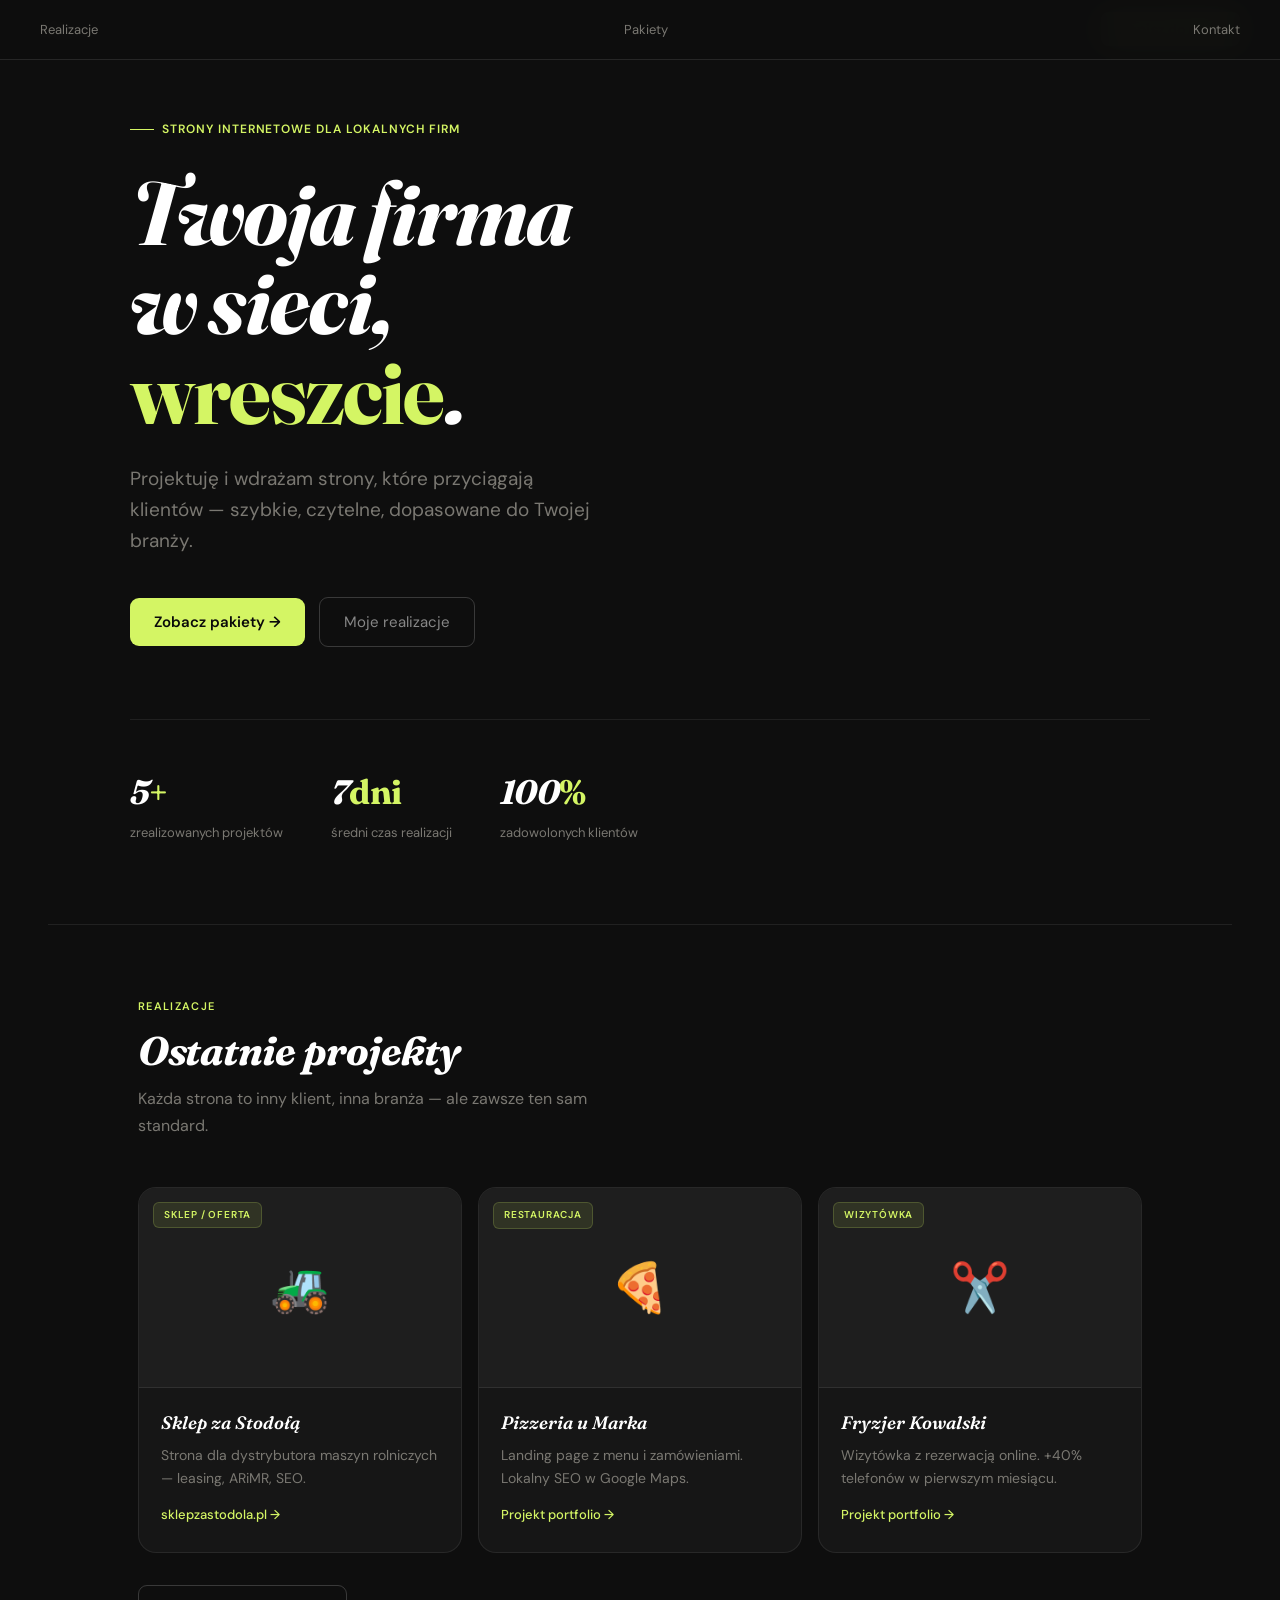
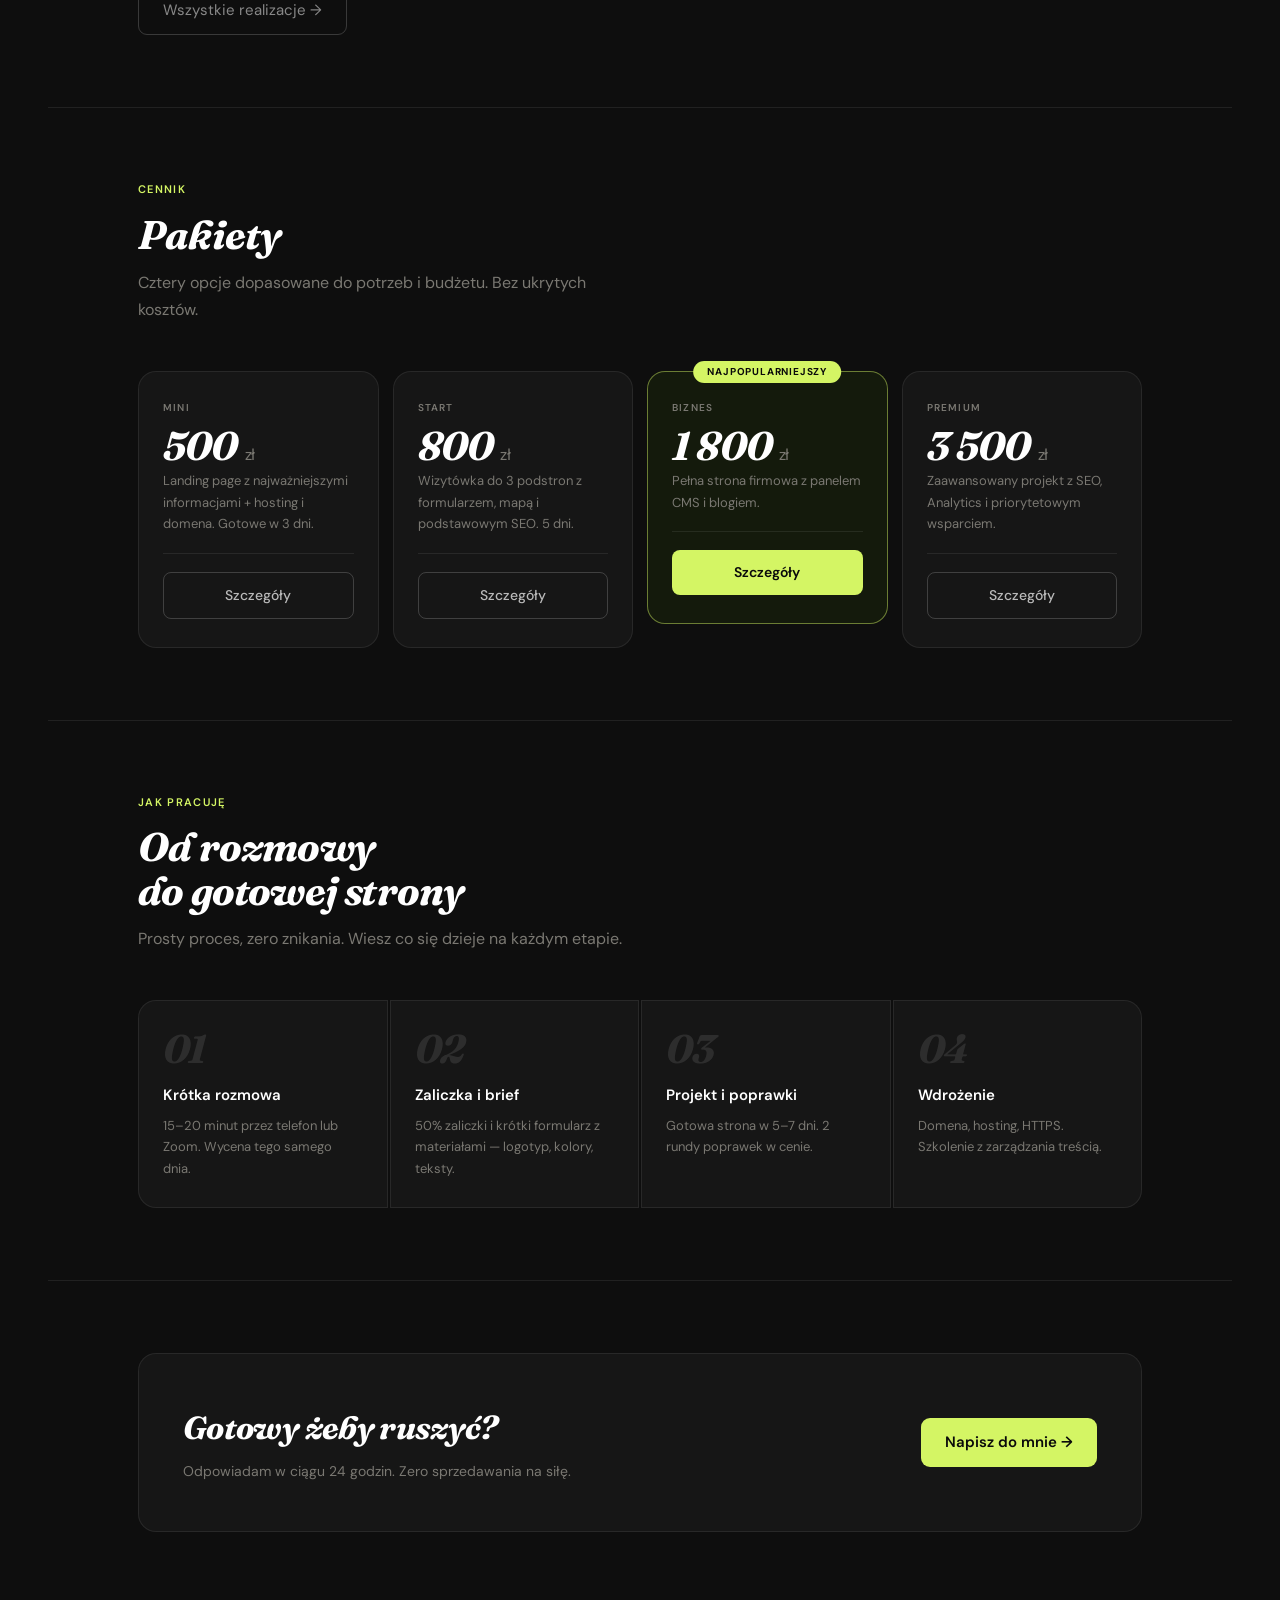
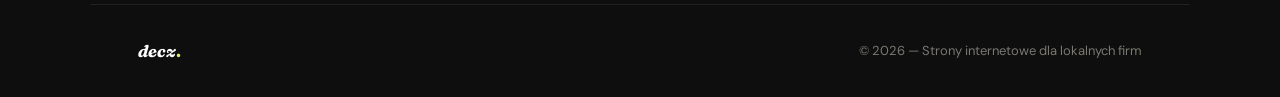
<file: index.html>
<!DOCTYPE html>
<html lang="pl">
<head>
<meta charset="UTF-8">
<meta name="viewport" content="width=device-width, initial-scale=1.0">
<title>decz — Strony internetowe dla lokalnych firm</title>
<meta name="description" content="Tworzę profesjonalne strony internetowe dla lokalnych firm. Szybko, czytelnie, z wynikami. Sprawdź pakiety i realizacje.">
<link rel="preconnect" href="https://fonts.googleapis.com">
<link rel="preconnect" href="https://fonts.gstatic.com" crossorigin>
<link href="https://fonts.googleapis.com/css2?family=DM+Sans:wght@400;500;600&family=Fraunces:ital,wght@1,600;1,700&display=swap" rel="stylesheet">
<link rel="stylesheet" href="css/style.css">
<link rel="stylesheet" href="https://unpkg.com/aos@2.3.1/dist/aos.css">
<style>

  .hero {
    min-height: 100vh;
    display: flex;
    flex-direction: column;
    justify-content: center;
    padding: 120px 40px 80px;
    max-width: 1100px;
    margin: 0 auto;
  }
  .hero-eyebrow {
    display: inline-flex;
    align-items: center;
    gap: 8px;
    font-size: 12px;
    color: var(--accent);
    font-weight: 600;
    letter-spacing: 0.08em;
    text-transform: uppercase;
    margin-bottom: 28px;
  }
  .hero-eyebrow::before {
    content: '';
    display: block;
    width: 24px; height: 1px;
    background: var(--accent);
  }
  .hero h1 {
    font-family: 'Fraunces', serif;
    font-size: clamp(48px, 7vw, 92px);
    font-weight: 700;
    font-style: italic;
    line-height: 1.0;
    letter-spacing: -0.02em;
    margin-bottom: 26px;
    max-width: 10ch;
    color: #fff;
  }
  .hero h1 em { font-style: normal; color: var(--accent); }
  .hero-sub {
    font-size: clamp(16px, 2vw, 19px);
    color: var(--muted);
    max-width: 480px;
    line-height: 1.65;
    margin-bottom: 40px;
  }
  .hero-actions { display: flex; gap: 14px; flex-wrap: wrap; align-items: center; }
  .hero-stats {
    display: flex;
    gap: 48px;
    margin-top: 72px;
    padding-top: 44px;
    border-top: 1px solid var(--border);
    flex-wrap: wrap;
  }

  .works-preview {
    display: grid;
    grid-template-columns: repeat(auto-fit, minmax(280px, 1fr));
    gap: 16px;
  }

  @media (max-width: 768px) {
    .hero { padding: 100px 20px 64px; }
    .hero-stats { gap: 28px; margin-top: 48px; }
  }
</style>
</head>
<body>

<nav>
  <a href="index.html" class="nav-logo">decz<span>.</span></a>
  <ul class="nav-links" id="nav-links">
    <li><a href="https://decz.pl" class="nav-back">← decz.pl</a></li>
    <li><span class="nav-sep"></span></li>
    <li><a href="realizacje.html">Realizacje</a></li>
    <li><a href="pakiety.html">Pakiety</a></li>
    <li><a href="kontakt.html" class="nav-cta">Napisz do mnie</a></li>
  </ul>
  <button class="nav-burger" id="burger" aria-label="Menu">
    <span></span><span></span><span></span>
  </button>
</nav>

<div class="hero">
  <div class="hero-eyebrow" data-aos="fade-right">Strony internetowe dla lokalnych firm</div>
  <h1 data-aos="fade-up" data-aos-delay="100">Twoja firma<br>w sieci, <em>wreszcie</em>.</h1>
  <p class="hero-sub" data-aos="fade-up" data-aos-delay="200">Projektuję i wdrażam strony, które przyciągają klientów — szybkie, czytelne, dopasowane do Twojej branży.</p>
  <div class="hero-actions" data-aos="fade-up" data-aos-delay="300">
    <a href="pakiety.html" class="btn-primary">Zobacz pakiety →</a>
    <a href="realizacje.html" class="btn-secondary">Moje realizacje</a>
  </div>
  <div class="hero-stats" data-aos="fade-up" data-aos-delay="400">
    <div>
      <div class="stat-num">5<span>+</span></div>
      <div class="stat-label">zrealizowanych projektów</div>
    </div>
    <div>
      <div class="stat-num">7<span>dni</span></div>
      <div class="stat-label">średni czas realizacji</div>
    </div>
    <div>
      <div class="stat-num">100<span>%</span></div>
      <div class="stat-label">zadowolonych klientów</div>
    </div>
  </div>
</div>

<hr class="divider">

<section class="section">
  <div class="section-label">Realizacje</div>
  <h2 class="section-title">Ostatnie projekty</h2>
  <p class="section-sub">Każda strona to inny klient, inna branża — ale zawsze ten sam standard.</p>

  <div class="works-preview">
    <a href="https://www.sklepzastodola.pl" target="_blank" rel="noopener" class="work-card" data-aos="fade-up" data-aos-delay="100">
      <div class="work-thumb">
        <div style="font-size:48px">🚜</div>
        <span class="work-tag">Sklep / Oferta</span>
      </div>
      <div class="work-info">
        <div class="work-title">Sklep za Stodołą</div>
        <div class="work-desc">Strona dla dystrybutora maszyn rolniczych — leasing, ARiMR, SEO.</div>
        <div class="work-link">sklepzastodola.pl →</div>
      </div>
    </a>
    <a href="pizzeria-u-marka.html" target="_blank" rel="noopener" class="work-card" data-aos="fade-up" data-aos-delay="200">
      <div class="work-thumb">
        <div style="font-size:48px">🍕</div>
        <span class="work-tag">Restauracja</span>
      </div>
      <div class="work-info">
        <div class="work-title">Pizzeria u Marka</div>
        <div class="work-desc">Landing page z menu i zamówieniami. Lokalny SEO w Google Maps.</div>
        <div class="work-link">Projekt portfolio →</div>
      </div>
    </a>
        <a href="fryzjer-kowalski.html" target="_blank" rel="noopener" class="work-card" data-aos="fade-up" data-aos-delay="300">
      <div class="work-thumb">
        <div style="font-size:48px">✂️</div>
        <span class="work-tag">Wizytówka</span>
      </div>
      <div class="work-info">
        <div class="work-title">Fryzjer Kowalski</div>
        <div class="work-desc">Wizytówka z rezerwacją online. +40% telefonów w pierwszym miesiącu.</div>
        <div class="work-link">Projekt portfolio →</div>
      </div>
    </a>
  </div>

  <div style="margin-top:32px">
    <a href="realizacje.html" class="btn-secondary">Wszystkie realizacje →</a>
  </div>
</section>

<hr class="divider">

<section class="section">
  <div class="section-label">Cennik</div>
  <h2 class="section-title">Pakiety</h2>
  <p class="section-sub">Cztery opcje dopasowane do potrzeb i budżetu. Bez ukrytych kosztów.</p>

  <div class="packages-grid">
    <div class="package-card" data-aos="fade-up" data-aos-delay="100">
      <div class="package-name">Mini</div>
      <div class="package-price">500 <span>zł</span></div>
      <p class="package-desc">Landing page z najważniejszymi informacjami + hosting i domena. Gotowe w 3 dni.</p>
      <a href="pakiety.html" class="btn-outline">Szczegóły</a>
    </div>
    <div class="package-card" data-aos="fade-up" data-aos-delay="200">
      <div class="package-name">Start</div>
      <div class="package-price">800 <span>zł</span></div>
      <p class="package-desc">Wizytówka do 3 podstron z formularzem, mapą i podstawowym SEO. 5 dni.</p>
      <a href="pakiety.html" class="btn-outline">Szczegóły</a>
    </div>
    <div class="package-card featured" data-aos="zoom-in" data-aos-delay="300">
      <div class="featured-badge">Najpopularniejszy</div>
      <div class="package-name">Biznes</div>
      <div class="package-price">1 800 <span>zł</span></div>
      <p class="package-desc">Pełna strona firmowa z panelem CMS i blogiem.</p>
      <a href="pakiety.html" class="btn-solid">Szczegóły</a>
    </div>
    <div class="package-card" data-aos="fade-up" data-aos-delay="400">
      <div class="package-name">Premium</div>
      <div class="package-price">3 500 <span>zł</span></div>
      <p class="package-desc">Zaawansowany projekt z SEO, Analytics i priorytetowym wsparciem.</p>
      <a href="pakiety.html" class="btn-outline">Szczegóły</a>
    </div>
  </div>
</section>

<hr class="divider">

<section class="section">
  <div class="section-label">Jak pracuję</div>
  <h2 class="section-title">Od rozmowy<br>do gotowej strony</h2>
  <p class="section-sub">Prosty proces, zero znikania. Wiesz co się dzieje na każdym etapie.</p>

  <div class="process-steps">
    <div class="step" data-aos="fade-up" data-aos-delay="0">
      <div class="step-num">01</div>
      <div class="step-title">Krótka rozmowa</div>
      <div class="step-desc">15–20 minut przez telefon lub Zoom. Wycena tego samego dnia.</div>
    </div>
    <div class="step" data-aos="fade-up" data-aos-delay="100">
      <div class="step-num">02</div>
      <div class="step-title">Zaliczka i brief</div>
      <div class="step-desc">50% zaliczki i krótki formularz z materiałami — logotyp, kolory, teksty.</div>
    </div>
    <div class="step" data-aos="fade-up" data-aos-delay="200">
      <div class="step-num">03</div>
      <div class="step-title">Projekt i poprawki</div>
      <div class="step-desc">Gotowa strona w 5–7 dni. 2 rundy poprawek w cenie.</div>
    </div>
    <div class="step" data-aos="fade-up" data-aos-delay="300">
      <div class="step-num">04</div>
      <div class="step-title">Wdrożenie</div>
      <div class="step-desc">Domena, hosting, HTTPS. Szkolenie z zarządzania treścią.</div>
    </div>
  </div>
</section>

<hr class="divider">

<section class="section">
  <div class="cta-banner" data-aos="fade-up">
    <div>
      <h2>Gotowy żeby ruszyć?</h2>
      <p>Odpowiadam w ciągu 24 godzin. Zero sprzedawania na siłę.</p>
    </div>
    <a href="kontakt.html" class="btn-primary">Napisz do mnie →</a>
  </div>
</section>

<footer>
  <a href="index.html" class="footer-logo">decz<span>.</span></a>
  <nav class="footer-links">
    <a href="realizacje.html">Realizacje</a>
    <a href="pakiety.html">Pakiety</a>
    <a href="kontakt.html">Kontakt</a>
  </nav>
  <p>© 2026 — Strony internetowe dla lokalnych firm</p>
</footer>

<script src="js/main.js"></script>
<script src="https://unpkg.com/aos@2.3.1/dist/aos.js"></script>
<script>AOS.init({ duration: 700, once: true, offset: 60 });</script>
</body>
</html>
</file>
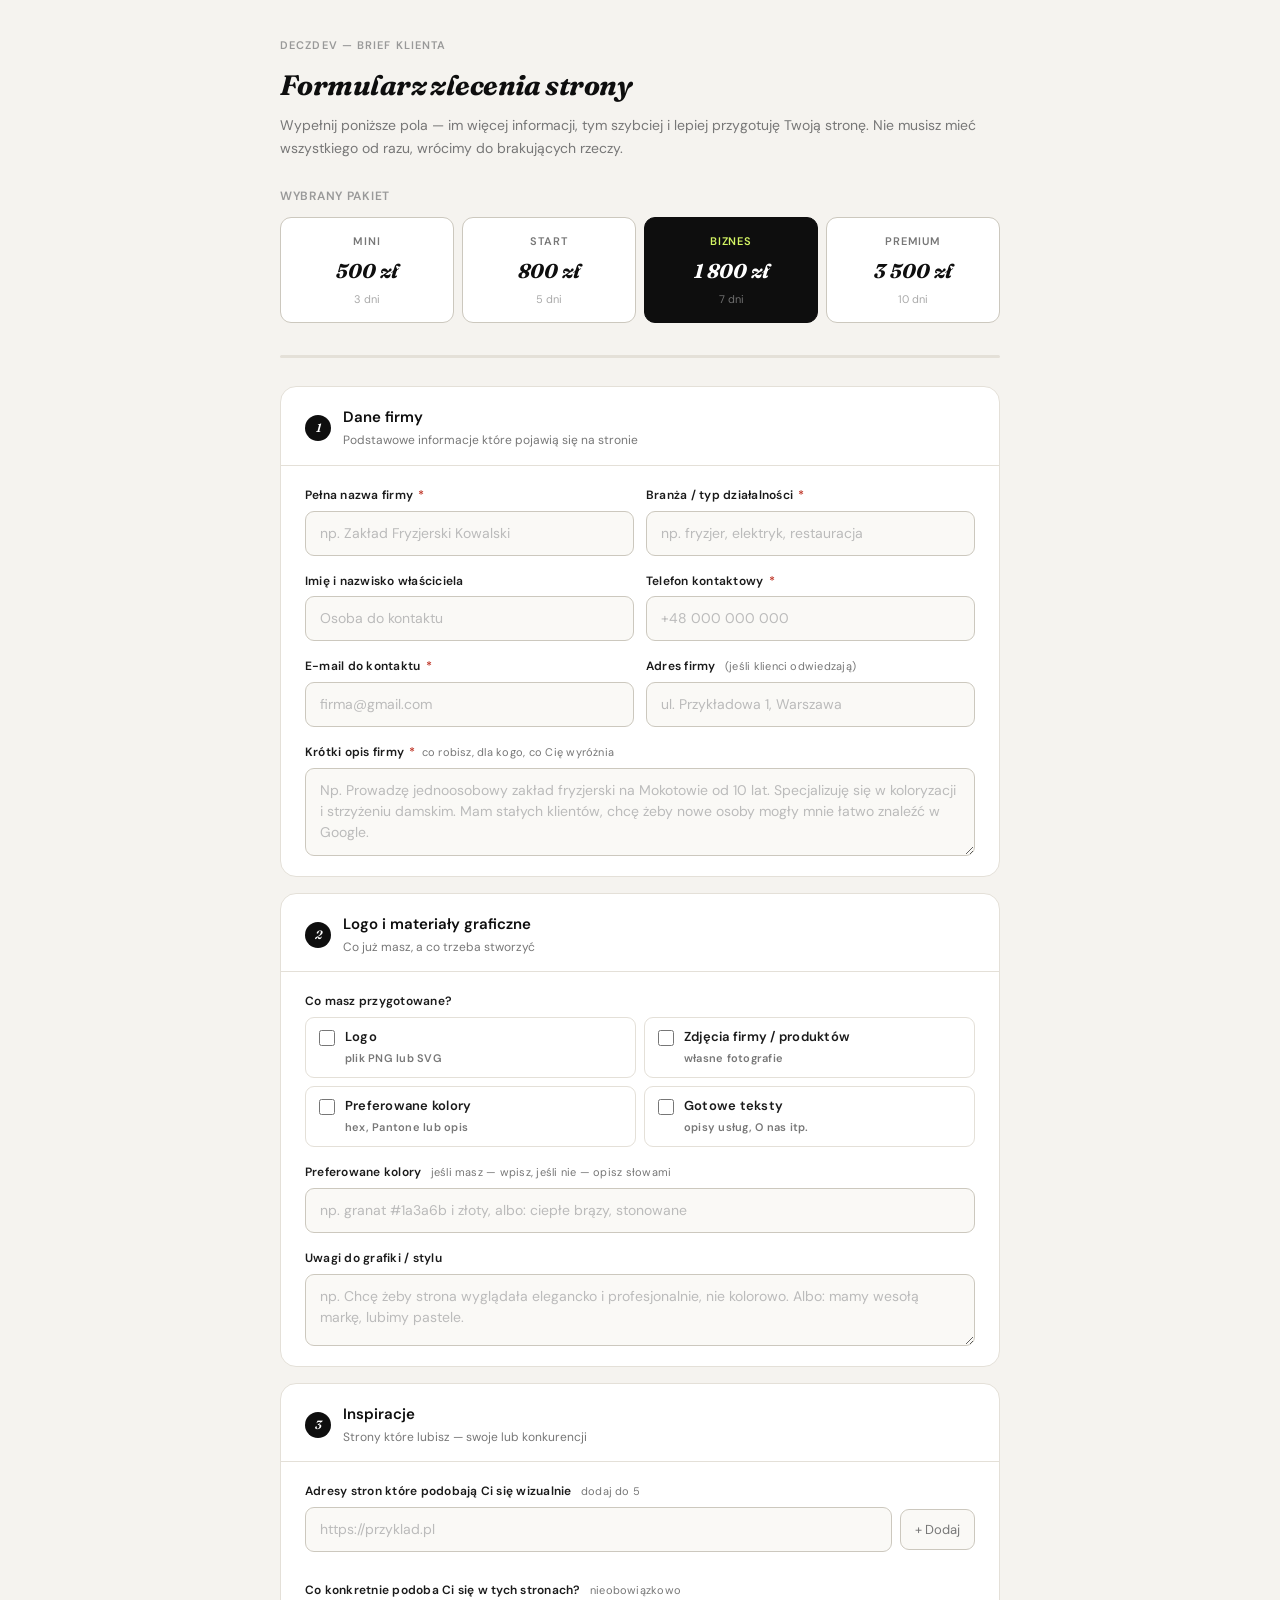
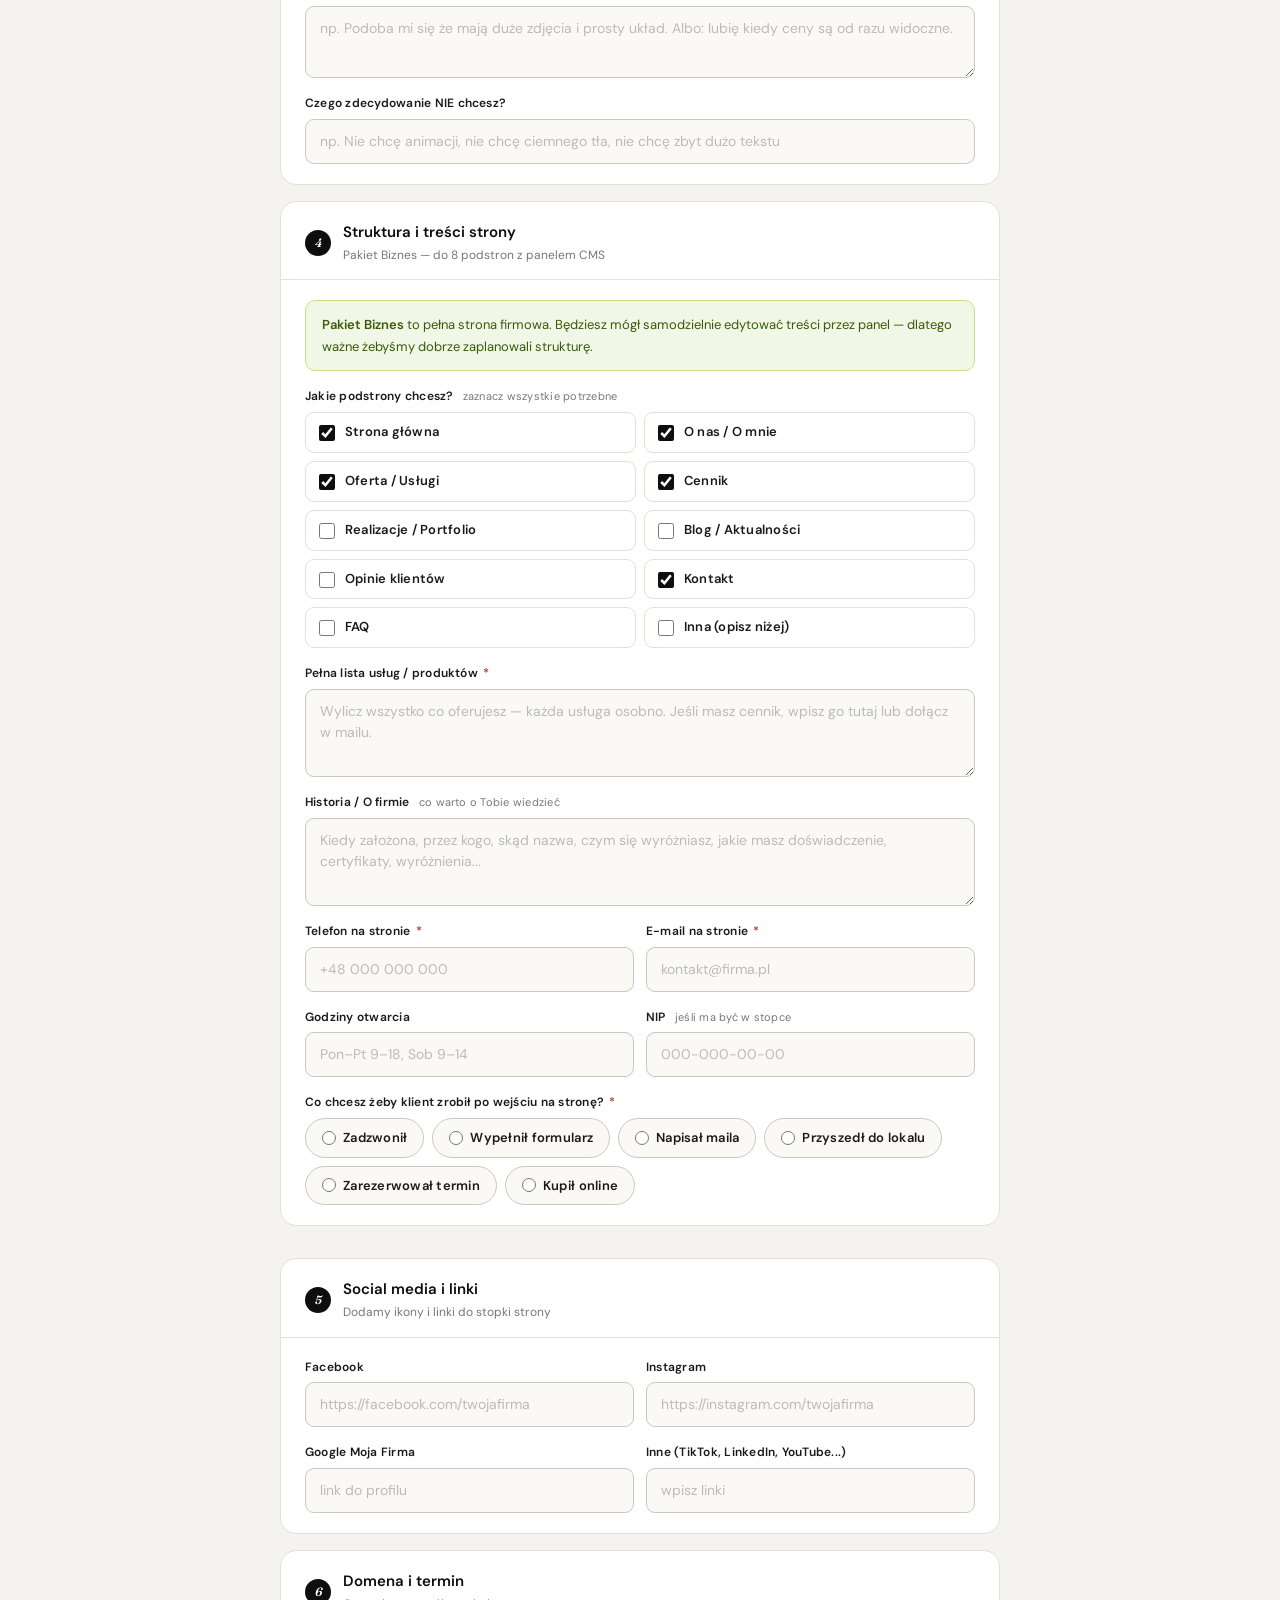
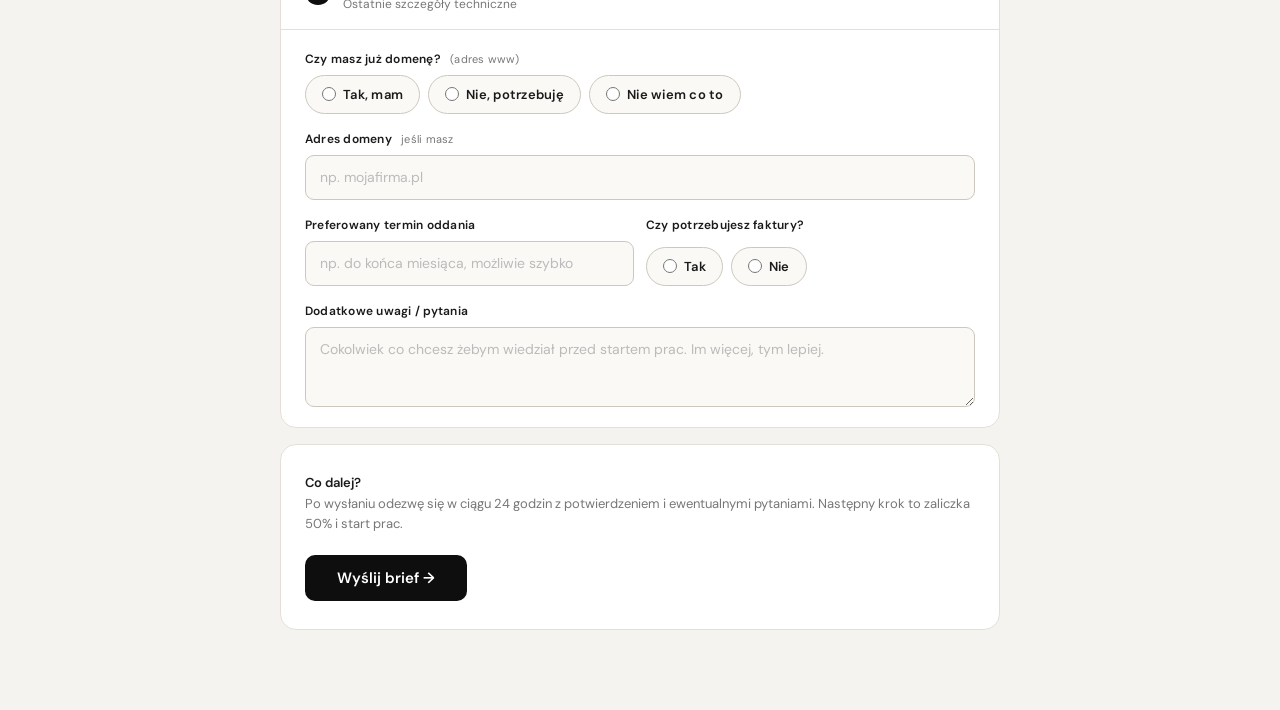
<file: brief-klienta.html>
<!DOCTYPE html>
<html lang="pl">
<head>
<meta charset="UTF-8">
<meta name="viewport" content="width=device-width, initial-scale=1.0">
<title>Brief — deczdev</title>
<link rel="preconnect" href="https://fonts.googleapis.com">
<link rel="preconnect" href="https://fonts.gstatic.com" crossorigin>
<link href="https://fonts.googleapis.com/css2?family=DM+Sans:wght@400;500;600&family=Fraunces:ital,wght@1,600;1,700&display=swap" rel="stylesheet">
<style>
*, *::before, *::after { box-sizing: border-box; margin: 0; padding: 0; }

:root {
  --bg: #f5f3ef;
  --paper: #ffffff;
  --border: #e4e0d8;
  --border2: #ccc8be;
  --text: #1a1a1a;
  --muted: #777;
  --accent: #d4f564;
  --accent-dark: #3a5a0a;
  --ink: #0e0e0e;
  --red: #c0392b;
}

body {
  background: var(--bg);
  font-family: 'DM Sans', sans-serif;
  font-size: 15px;
  line-height: 1.65;
  color: var(--text);
  -webkit-font-smoothing: antialiased;
  padding: 36px 20px 80px;
}

.wrapper { max-width: 720px; margin: 0 auto; }

/* NAGŁÓWEK */
.top-label {
  font-size: 11px; font-weight: 600; letter-spacing: 0.1em;
  text-transform: uppercase; color: #999; margin-bottom: 8px;
}
h1 {
  font-family: 'Fraunces', serif; font-style: italic;
  font-size: 28px; font-weight: 700; letter-spacing: -0.02em;
  color: var(--ink); margin-bottom: 6px;
}
.subtitle { font-size: 14px; color: var(--muted); margin-bottom: 28px; line-height: 1.6; }

/* WYBÓR PAKIETU */
.pkg-picker {
  display: grid; grid-template-columns: repeat(4, 1fr);
  gap: 8px; margin-bottom: 32px;
}
.pkg-btn {
  padding: 14px 10px; border: 1.5px solid var(--border2);
  border-radius: 11px; background: var(--paper);
  cursor: pointer; text-align: center;
  transition: all 0.15s; font-family: 'DM Sans', sans-serif;
}
.pkg-btn:hover { border-color: #aaa; background: #faf9f6; }
.pkg-btn.active {
  border-color: var(--ink); background: var(--ink);
}
.pkg-btn-name {
  font-size: 11px; font-weight: 600; letter-spacing: 0.08em;
  text-transform: uppercase; color: var(--muted); margin-bottom: 4px;
}
.pkg-btn.active .pkg-btn-name { color: var(--accent); }
.pkg-btn-price {
  font-family: 'Fraunces', serif; font-style: italic;
  font-size: 20px; font-weight: 700; color: var(--ink);
}
.pkg-btn.active .pkg-btn-price { color: #fff; }
.pkg-btn-time { font-size: 11px; color: #aaa; margin-top: 3px; }
.pkg-btn.active .pkg-btn-time { color: rgba(255,255,255,0.4); }

/* FORMULARZ */
.form-card {
  background: var(--paper); border: 1px solid var(--border);
  border-radius: 16px; overflow: hidden; margin-bottom: 16px;
}
.form-section-header {
  padding: 18px 24px 14px;
  border-bottom: 1px solid var(--border);
  display: flex; align-items: center; gap: 12px;
}
.form-section-num {
  width: 26px; height: 26px; border-radius: 50%;
  background: var(--ink); color: #fff;
  display: flex; align-items: center; justify-content: center;
  font-size: 12px; font-weight: 600; flex-shrink: 0;
  font-family: 'Fraunces', serif; font-style: italic;
}
.form-section-title { font-size: 15px; font-weight: 600; color: var(--ink); }
.form-section-sub { font-size: 12px; color: var(--muted); margin-top: 1px; }

.form-body { padding: 20px 24px; display: flex; flex-direction: column; gap: 16px; }

.field { display: flex; flex-direction: column; gap: 5px; }
.field-row { display: grid; grid-template-columns: 1fr 1fr; gap: 12px; }
.field-row-3 { display: grid; grid-template-columns: 1fr 1fr 1fr; gap: 12px; }

label {
  font-size: 12px; font-weight: 600; color: var(--text);
  letter-spacing: 0.02em;
}
label .req { color: var(--red); margin-left: 2px; }
label .hint {
  font-weight: 400; color: var(--muted);
  font-size: 11px; margin-left: 6px;
}

input[type=text], input[type=email], input[type=tel],
input[type=url], textarea, select {
  background: #faf9f6; border: 1px solid var(--border2);
  color: var(--text); font-family: 'DM Sans', sans-serif;
  font-size: 14px; padding: 11px 14px; border-radius: 9px;
  outline: none; width: 100%; appearance: none;
  transition: border-color 0.15s, background 0.15s;
  line-height: 1.5;
}
input::placeholder, textarea::placeholder { color: #bbb; }
input:focus, textarea:focus, select:focus {
  border-color: #888; background: #fff;
}
textarea { resize: vertical; min-height: 88px; }
select option { background: #fff; }

/* CHECKBOXY */
.check-grid { display: grid; grid-template-columns: 1fr 1fr; gap: 8px; }
.check-item {
  display: flex; align-items: flex-start; gap: 10px;
  padding: 10px 13px; border: 1px solid var(--border);
  border-radius: 9px; cursor: pointer;
  transition: border-color 0.15s, background 0.15s;
}
.check-item:hover { border-color: var(--border2); background: #faf9f6; }
.check-item input[type=checkbox] {
  width: 16px; height: 16px; border-radius: 4px;
  border: 1.5px solid var(--border2); background: #faf9f6;
  flex-shrink: 0; margin-top: 2px; padding: 0;
  cursor: pointer; accent-color: var(--ink);
}
.check-item-label { font-size: 13px; color: var(--text); line-height: 1.45; }
.check-item-sub { font-size: 11px; color: var(--muted); margin-top: 2px; }

/* RADIO */
.radio-grid { display: flex; gap: 8px; flex-wrap: wrap; }
.radio-pill {
  display: flex; align-items: center; gap: 7px;
  padding: 8px 16px; border: 1px solid var(--border2);
  border-radius: 99px; cursor: pointer; background: #faf9f6;
  font-size: 13px; color: var(--text);
  transition: all 0.15s;
}
.radio-pill:hover { border-color: #888; background: #fff; }
.radio-pill input[type=radio] {
  width: 14px; height: 14px; padding: 0;
  accent-color: var(--ink); cursor: pointer;
}

/* TAG INSPIRACJI */
.url-row { display: flex; gap: 8px; align-items: center; }
.url-row input { flex: 1; }
.add-url-btn {
  padding: 11px 14px; border: 1px solid var(--border2);
  border-radius: 9px; background: #faf9f6;
  font-size: 13px; color: var(--muted); cursor: pointer;
  white-space: nowrap; font-family: 'DM Sans', sans-serif;
  transition: border-color 0.15s;
}
.add-url-btn:hover { border-color: #888; color: var(--text); }
.url-list { display: flex; flex-direction: column; gap: 6px; margin-top: 8px; }
.url-tag {
  display: flex; align-items: center; justify-content: space-between;
  background: #f0ede8; border-radius: 7px; padding: 7px 12px;
  font-size: 13px; color: var(--text);
}
.url-remove { color: #aaa; cursor: pointer; font-size: 16px; line-height: 1; }
.url-remove:hover { color: var(--red); }

/* SEKCJE PAKIETOWE — ukryte/widoczne */
.pkg-section { display: none; }
.pkg-section.visible { display: flex; flex-direction: column; gap: 16px; }

/* INFO BOX */
.info-box {
  background: #f0f7e6; border: 1px solid #c8e08a;
  border-radius: 10px; padding: 13px 16px;
  font-size: 13px; color: var(--accent-dark); line-height: 1.65;
}
.info-box strong { font-weight: 600; }

.warn-box {
  background: #fff8e6; border: 1px solid #e8d070;
  border-radius: 10px; padding: 13px 16px;
  font-size: 13px; color: #7a5800; line-height: 1.65;
}

/* SUBMIT */
.submit-area {
  background: var(--paper); border: 1px solid var(--border);
  border-radius: 16px; padding: 28px 24px;
  display: flex; align-items: center; justify-content: space-between;
  gap: 20px; flex-wrap: wrap;
}
.submit-note { font-size: 13px; color: var(--muted); line-height: 1.6; }
.submit-note strong { color: var(--text); font-weight: 600; }
.btn-submit {
  background: var(--ink); color: #fff;
  font-family: 'DM Sans', sans-serif; font-weight: 600;
  font-size: 15px; padding: 13px 32px; border-radius: 10px;
  border: none; cursor: pointer; white-space: nowrap;
  transition: background 0.15s, transform 0.15s;
}
.btn-submit:hover { background: #333; transform: translateY(-1px); }

/* PROGRESS */
.progress-bar {
  height: 3px; background: var(--border);
  border-radius: 99px; margin-bottom: 28px; overflow: hidden;
}
.progress-fill {
  height: 100%; background: var(--ink);
  border-radius: 99px; transition: width 0.3s;
  width: 0%;
}

/* SUKCES */
.success-screen {
  display: none; text-align: center; padding: 60px 20px;
}
.success-screen.visible { display: block; }
.success-icon { font-size: 52px; margin-bottom: 16px; }
.success-title {
  font-family: 'Fraunces', serif; font-style: italic;
  font-size: 26px; font-weight: 700; color: var(--ink);
  margin-bottom: 10px;
}
.success-sub { font-size: 15px; color: var(--muted); line-height: 1.7; }

/* PRINT */
@media print {
  body { background: white; padding: 0; }
  .pkg-picker, .btn-submit, .add-url-btn { display: none; }
}

@media (max-width: 600px) {
  h1 { font-size: 22px; }
  .pkg-picker { grid-template-columns: 1fr 1fr; }
  .field-row, .field-row-3 { grid-template-columns: 1fr; }
  .check-grid { grid-template-columns: 1fr; }
  .submit-area { flex-direction: column; align-items: flex-start; }
  .btn-submit { width: 100%; text-align: center; }
}
</style>
</head>
<body>
<div class="wrapper">

<div class="top-label">deczdev — brief klienta</div>
<h1>Formularz zlecenia strony</h1>
<p class="subtitle">Wypełnij poniższe pola — im więcej informacji, tym szybciej i lepiej przygotuję Twoją stronę. Nie musisz mieć wszystkiego od razu, wrócimy do brakujących rzeczy.</p>

<div style="font-size:12px;font-weight:600;letter-spacing:0.06em;text-transform:uppercase;color:#999;margin-bottom:10px">Wybrany pakiet</div>
<div class="pkg-picker" id="pkgPicker">
  <div class="pkg-btn" onclick="selectPkg('mini', this)">
    <div class="pkg-btn-name">Mini</div>
    <div class="pkg-btn-price">500 zł</div>
    <div class="pkg-btn-time">3 dni</div>
  </div>
  <div class="pkg-btn" onclick="selectPkg('start', this)">
    <div class="pkg-btn-name">Start</div>
    <div class="pkg-btn-price">800 zł</div>
    <div class="pkg-btn-time">5 dni</div>
  </div>
  <div class="pkg-btn active" onclick="selectPkg('biznes', this)">
    <div class="pkg-btn-name">Biznes</div>
    <div class="pkg-btn-price">1 800 zł</div>
    <div class="pkg-btn-time">7 dni</div>
  </div>
  <div class="pkg-btn" onclick="selectPkg('premium', this)">
    <div class="pkg-btn-name">Premium</div>
    <div class="pkg-btn-price">3 500 zł</div>
    <div class="pkg-btn-time">10 dni</div>
  </div>
</div>

<div class="progress-bar"><div class="progress-fill" id="progressFill"></div></div>

<form id="briefForm" onsubmit="submitForm(event)" action="https://formspree.io/f/xaqzvywz" method="POST">
<input type="hidden" name="pakiet" id="hiddenPkg" value="Biznes — 1800 zł">

<div class="form-card">
  <div class="form-section-header">
    <div class="form-section-num">1</div>
    <div>
      <div class="form-section-title">Dane firmy</div>
      <div class="form-section-sub">Podstawowe informacje które pojawią się na stronie</div>
    </div>
  </div>
  <div class="form-body">
    <div class="field-row">
      <div class="field">
        <label>Pełna nazwa firmy <span class="req">*</span></label>
        <input type="text" placeholder="np. Zakład Fryzjerski Kowalski" required>
      </div>
      <div class="field">
        <label>Branża / typ działalności <span class="req">*</span></label>
        <input type="text" placeholder="np. fryzjer, elektryk, restauracja">
      </div>
    </div>
    <div class="field-row">
      <div class="field">
        <label>Imię i nazwisko właściciela</label>
        <input type="text" placeholder="Osoba do kontaktu">
      </div>
      <div class="field">
        <label>Telefon kontaktowy <span class="req">*</span></label>
        <input type="tel" placeholder="+48 000 000 000">
      </div>
    </div>
    <div class="field-row">
      <div class="field">
        <label>E-mail do kontaktu <span class="req">*</span></label>
        <input type="email" placeholder="firma@gmail.com">
      </div>
      <div class="field">
        <label>Adres firmy <span class="hint">(jeśli klienci odwiedzają)</span></label>
        <input type="text" placeholder="ul. Przykładowa 1, Warszawa">
      </div>
    </div>
    <div class="field">
      <label>Krótki opis firmy <span class="req">*</span><span class="hint">co robisz, dla kogo, co Cię wyróżnia</span></label>
      <textarea placeholder="Np. Prowadzę jednoosobowy zakład fryzjerski na Mokotowie od 10 lat. Specjalizuję się w koloryzacji i strzyżeniu damskim. Mam stałych klientów, chcę żeby nowe osoby mogły mnie łatwo znaleźć w Google."></textarea>
    </div>
  </div>
</div>

<div class="form-card">
  <div class="form-section-header">
    <div class="form-section-num">2</div>
    <div>
      <div class="form-section-title">Logo i materiały graficzne</div>
      <div class="form-section-sub">Co już masz, a co trzeba stworzyć</div>
    </div>
  </div>
  <div class="form-body">
    <div class="field">
      <label>Co masz przygotowane?</label>
      <div class="check-grid">
        <label class="check-item">
          <input type="checkbox">
          <div><div class="check-item-label">Logo</div><div class="check-item-sub">plik PNG lub SVG</div></div>
        </label>
        <label class="check-item">
          <input type="checkbox">
          <div><div class="check-item-label">Zdjęcia firmy / produktów</div><div class="check-item-sub">własne fotografie</div></div>
        </label>
        <label class="check-item">
          <input type="checkbox">
          <div><div class="check-item-label">Preferowane kolory</div><div class="check-item-sub">hex, Pantone lub opis</div></div>
        </label>
        <label class="check-item">
          <input type="checkbox">
          <div><div class="check-item-label">Gotowe teksty</div><div class="check-item-sub">opisy usług, O nas itp.</div></div>
        </label>
      </div>
    </div>
    <div class="field">
      <label>Preferowane kolory <span class="hint">jeśli masz — wpisz, jeśli nie — opisz słowami</span></label>
      <input type="text" placeholder="np. granat #1a3a6b i złoty, albo: ciepłe brązy, stonowane">
    </div>
    <div class="field">
      <label>Uwagi do grafiki / stylu</label>
      <textarea placeholder="np. Chcę żeby strona wyglądała elegancko i profesjonalnie, nie kolorowo. Albo: mamy wesołą markę, lubimy pastele." style="min-height:72px"></textarea>
    </div>
  </div>
</div>

<div class="form-card">
  <div class="form-section-header">
    <div class="form-section-num">3</div>
    <div>
      <div class="form-section-title">Inspiracje</div>
      <div class="form-section-sub">Strony które lubisz — swoje lub konkurencji</div>
    </div>
  </div>
  <div class="form-body">
    <div class="field">
      <label>Adresy stron które podobają Ci się wizualnie <span class="hint">dodaj do 5</span></label>
      <div class="url-row">
        <input type="url" id="urlInput" placeholder="https://przyklad.pl">
        <button type="button" class="add-url-btn" onclick="addUrl()">+ Dodaj</button>
      </div>
      <div class="url-list" id="urlList"></div>
    </div>
    <div class="field">
      <label>Co konkretnie podoba Ci się w tych stronach? <span class="hint">nieobowiązkowo</span></label>
      <textarea placeholder="np. Podoba mi się że mają duże zdjęcia i prosty układ. Albo: lubię kiedy ceny są od razu widoczne." style="min-height:72px"></textarea>
    </div>
    <div class="field">
      <label>Czego zdecydowanie NIE chcesz?</label>
      <input type="text" placeholder="np. Nie chcę animacji, nie chcę ciemnego tła, nie chcę zbyt dużo tekstu">
    </div>
  </div>
</div>

<div class="pkg-section" id="section-mini">
  <div class="form-card">
    <div class="form-section-header">
      <div class="form-section-num">4</div>
      <div>
        <div class="form-section-title">Dane kontaktowe na stronie</div>
        <div class="form-section-sub">Pakiet Mini — jedna strona z kluczowymi informacjami</div>
      </div>
    </div>
    <div class="form-body">
      <div class="info-box"><strong>Pakiet Mini</strong> to landing page — jedna strona z Twoją ofertą, danymi kontaktowymi i mapą. Tych kilka pytań wystarczy żeby ją zbudować.</div>
      <div class="field-row">
        <div class="field">
          <label>Telefon na stronie <span class="req">*</span></label>
          <input type="tel" placeholder="+48 000 000 000">
        </div>
        <div class="field">
          <label>E-mail na stronie</label>
          <input type="email" placeholder="kontakt@firma.pl">
        </div>
      </div>
      <div class="field">
        <label>Godziny otwarcia <span class="hint">jeśli dotyczy</span></label>
        <input type="text" placeholder="np. Pon–Pt 9:00–18:00, Sob 9:00–14:00">
      </div>
      <div class="field">
        <label>Główna usługa / produkt który chcesz wyeksponować <span class="req">*</span></label>
        <textarea placeholder="Co robisz? Dla kogo? Co wyróżnia Twoją ofertę? To będzie główna treść strony." style="min-height:80px"></textarea>
      </div>
      <div class="field">
        <label>Gdzie jesteś widoczny w internecie? <span class="hint">linki które możemy dodać</span></label>
        <div class="check-grid">
          <label class="check-item"><input type="checkbox"><div><div class="check-item-label">Facebook</div></div></label>
          <label class="check-item"><input type="checkbox"><div><div class="check-item-label">Instagram</div></div></label>
          <label class="check-item"><input type="checkbox"><div><div class="check-item-label">Google Moja Firma</div></div></label>
          <label class="check-item"><input type="checkbox"><div><div class="check-item-label">Allegro / OLX</div></div></label>
        </div>
      </div>
    </div>
  </div>
</div>

<div class="pkg-section" id="section-start">
  <div class="form-card">
    <div class="form-section-header">
      <div class="form-section-num">4</div>
      <div>
        <div class="form-section-title">Podstrony i treści</div>
        <div class="form-section-sub">Pakiet Start — do 3 podstron</div>
      </div>
    </div>
    <div class="form-body">
      <div class="info-box"><strong>Pakiet Start</strong> to 3 podstrony. Najczęściej: Strona główna + Oferta/Usługi + Kontakt. Możesz wybrać inne.</div>
      <div class="field">
        <label>Jakie podstrony chcesz? <span class="req">*</span></label>
        <div class="check-grid">
          <label class="check-item"><input type="checkbox" checked><div><div class="check-item-label">Strona główna</div><div class="check-item-sub">zawsze</div></div></label>
          <label class="check-item"><input type="checkbox" checked><div><div class="check-item-label">Oferta / Usługi</div><div class="check-item-sub">co robisz i za ile</div></div></label>
          <label class="check-item"><input type="checkbox" checked><div><div class="check-item-label">Kontakt</div><div class="check-item-sub">formularz, mapa, dane</div></div></label>
          <label class="check-item"><input type="checkbox"><div><div class="check-item-label">O nas / O mnie</div><div class="check-item-sub">historia, zespół</div></div></label>
          <label class="check-item"><input type="checkbox"><div><div class="check-item-label">Galeria / Realizacje</div><div class="check-item-sub">zdjęcia prac</div></div></label>
          <label class="check-item"><input type="checkbox"><div><div class="check-item-label">Cennik</div><div class="check-item-sub">tabela lub lista cen</div></div></label>
        </div>
      </div>
      <div class="field">
        <label>Główne usługi / produkty <span class="req">*</span><span class="hint">wylicz wszystkie</span></label>
        <textarea placeholder="np. Strzyżenie damskie, Koloryzacja, Keratyna, Upięcia okolicznościowe. Albo: montaż instalacji elektrycznych, przeglądy, naprawy domowe."></textarea>
      </div>
      <div class="field-row">
        <div class="field">
          <label>Telefon na stronie <span class="req">*</span></label>
          <input type="tel" placeholder="+48 000 000 000">
        </div>
        <div class="field">
          <label>E-mail na stronie</label>
          <input type="email" placeholder="kontakt@firma.pl">
        </div>
      </div>
      <div class="field">
        <label>Godziny otwarcia</label>
        <input type="text" placeholder="np. Pon–Pt 9:00–18:00, Sob 9:00–14:00, Nd nieczynne">
      </div>
      <div class="field">
        <label>Co chcesz żeby klient zrobił po wejściu na stronę? <span class="req">*</span></label>
        <div class="radio-grid">
          <label class="radio-pill"><input type="radio" name="cta" value="telefon"> Zadzwonił</label>
          <label class="radio-pill"><input type="radio" name="cta" value="formularz"> Wypełnił formularz</label>
          <label class="radio-pill"><input type="radio" name="cta" value="email"> Napisał maila</label>
          <label class="radio-pill"><input type="radio" name="cta" value="wizyta"> Przyszedł do lokalu</label>
          <label class="radio-pill"><input type="radio" name="cta" value="rezerwacja"> Zarezerwował termin</label>
        </div>
      </div>
    </div>
  </div>
</div>

<div class="pkg-section visible" id="section-biznes">
  <div class="form-card">
    <div class="form-section-header">
      <div class="form-section-num">4</div>
      <div>
        <div class="form-section-title">Struktura i treści strony</div>
        <div class="form-section-sub">Pakiet Biznes — do 8 podstron z panelem CMS</div>
      </div>
    </div>
    <div class="form-body">
      <div class="info-box"><strong>Pakiet Biznes</strong> to pełna strona firmowa. Będziesz mógł samodzielnie edytować treści przez panel — dlatego ważne żebyśmy dobrze zaplanowali strukturę.</div>
      <div class="field">
        <label>Jakie podstrony chcesz? <span class="hint">zaznacz wszystkie potrzebne</span></label>
        <div class="check-grid">
          <label class="check-item"><input type="checkbox" checked><div><div class="check-item-label">Strona główna</div></div></label>
          <label class="check-item"><input type="checkbox" checked><div><div class="check-item-label">O nas / O mnie</div></div></label>
          <label class="check-item"><input type="checkbox" checked><div><div class="check-item-label">Oferta / Usługi</div></div></label>
          <label class="check-item"><input type="checkbox" checked><div><div class="check-item-label">Cennik</div></div></label>
          <label class="check-item"><input type="checkbox"><div><div class="check-item-label">Realizacje / Portfolio</div></div></label>
          <label class="check-item"><input type="checkbox"><div><div class="check-item-label">Blog / Aktualności</div></div></label>
          <label class="check-item"><input type="checkbox"><div><div class="check-item-label">Opinie klientów</div></div></label>
          <label class="check-item"><input type="checkbox" checked><div><div class="check-item-label">Kontakt</div></div></label>
          <label class="check-item"><input type="checkbox"><div><div class="check-item-label">FAQ</div></div></label>
          <label class="check-item"><input type="checkbox"><div><div class="check-item-label">Inna (opisz niżej)</div></div></label>
        </div>
      </div>
      <div class="field">
        <label>Pełna lista usług / produktów <span class="req">*</span></label>
        <textarea placeholder="Wylicz wszystko co oferujesz — każda usługa osobno. Jeśli masz cennik, wpisz go tutaj lub dołącz w mailu."></textarea>
      </div>
      <div class="field">
        <label>Historia / O firmie <span class="hint">co warto o Tobie wiedzieć</span></label>
        <textarea placeholder="Kiedy założona, przez kogo, skąd nazwa, czym się wyróżniasz, jakie masz doświadczenie, certyfikaty, wyróżnienia..."></textarea>
      </div>
      <div class="field-row">
        <div class="field">
          <label>Telefon na stronie <span class="req">*</span></label>
          <input type="tel" placeholder="+48 000 000 000">
        </div>
        <div class="field">
          <label>E-mail na stronie <span class="req">*</span></label>
          <input type="email" placeholder="kontakt@firma.pl">
        </div>
      </div>
      <div class="field-row">
        <div class="field">
          <label>Godziny otwarcia</label>
          <input type="text" placeholder="Pon–Pt 9–18, Sob 9–14">
        </div>
        <div class="field">
          <label>NIP <span class="hint">jeśli ma być w stopce</span></label>
          <input type="text" placeholder="000-000-00-00">
        </div>
      </div>
      <div class="field">
        <label>Co chcesz żeby klient zrobił po wejściu na stronę? <span class="req">*</span></label>
        <div class="radio-grid">
          <label class="radio-pill"><input type="radio" name="cta2" value="telefon"> Zadzwonił</label>
          <label class="radio-pill"><input type="radio" name="cta2" value="formularz"> Wypełnił formularz</label>
          <label class="radio-pill"><input type="radio" name="cta2" value="email"> Napisał maila</label>
          <label class="radio-pill"><input type="radio" name="cta2" value="wizyta"> Przyszedł do lokalu</label>
          <label class="radio-pill"><input type="radio" name="cta2" value="rezerwacja"> Zarezerwował termin</label>
          <label class="radio-pill"><input type="radio" name="cta2" value="zakup"> Kupił online</label>
        </div>
      </div>
    </div>
  </div>

  
  <div class="form-card">
    <div class="form-section-header">
      <div class="form-section-num">5</div>
      <div>
        <div class="form-section-title">Social media i linki</div>
        <div class="form-section-sub">Dodamy ikony i linki do stopki strony</div>
      </div>
    </div>
    <div class="form-body">
      <div class="field-row">
        <div class="field">
          <label>Facebook</label>
          <input type="url" placeholder="https://facebook.com/twojafirma">
        </div>
        <div class="field">
          <label>Instagram</label>
          <input type="url" placeholder="https://instagram.com/twojafirma">
        </div>
      </div>
      <div class="field-row">
        <div class="field">
          <label>Google Moja Firma</label>
          <input type="url" placeholder="link do profilu">
        </div>
        <div class="field">
          <label>Inne (TikTok, LinkedIn, YouTube...)</label>
          <input type="text" placeholder="wpisz linki">
        </div>
      </div>
    </div>
  </div>
</div>

<div class="pkg-section" id="section-premium">
  
  <div class="form-card">
    <div class="form-section-header">
      <div class="form-section-num">4</div>
      <div>
        <div class="form-section-title">Struktura i treści strony</div>
        <div class="form-section-sub">Pakiet Premium — bez limitu podstron</div>
      </div>
    </div>
    <div class="form-body">
      <div class="info-box"><strong>Pakiet Premium</strong> — nieograniczona liczba podstron, zaawansowane SEO i integracje. Poniżej pełen brief.</div>
      <div class="field">
        <label>Pełna lista podstron które chcesz <span class="req">*</span></label>
        <textarea placeholder="Wypisz wszystkie planowane podstrony — np. Strona główna, O nas, Usługi, Realizacje, Blog, FAQ, Kontakt, Polityka prywatności..." style="min-height:100px"></textarea>
      </div>
      <div class="field">
        <label>Pełna lista usług / produktów <span class="req">*</span></label>
        <textarea placeholder="Każda usługa osobno — nazwa, opis, cena jeśli chcesz pokazać. Im więcej szczegółów, tym lepsza strona."></textarea>
      </div>
      <div class="field">
        <label>Historia / O firmie <span class="req">*</span></label>
        <textarea placeholder="Kiedy założona, przez kogo, doświadczenie, certyfikaty, wyróżnienia, wartości firmy — to buduje zaufanie klientów."></textarea>
      </div>
      <div class="field-row">
        <div class="field">
          <label>Telefon <span class="req">*</span></label>
          <input type="tel" placeholder="+48 000 000 000">
        </div>
        <div class="field">
          <label>E-mail <span class="req">*</span></label>
          <input type="email" placeholder="kontakt@firma.pl">
        </div>
      </div>
      <div class="field-row">
        <div class="field">
          <label>Godziny otwarcia</label>
          <input type="text" placeholder="Pon–Pt 9–18, Sob 9–14">
        </div>
        <div class="field">
          <label>NIP / dane do stopki</label>
          <input type="text" placeholder="000-000-00-00">
        </div>
      </div>
      <div class="field">
        <label>Główne wezwanie do działania (CTA) <span class="req">*</span></label>
        <div class="radio-grid">
          <label class="radio-pill"><input type="radio" name="cta3"> Zadzwoń</label>
          <label class="radio-pill"><input type="radio" name="cta3"> Formularz</label>
          <label class="radio-pill"><input type="radio" name="cta3"> Rezerwacja</label>
          <label class="radio-pill"><input type="radio" name="cta3"> Zakup online</label>
          <label class="radio-pill"><input type="radio" name="cta3"> Wycena</label>
        </div>
      </div>
    </div>
  </div>

  <div class="form-card">
    <div class="form-section-header">
      <div class="form-section-num">5</div>
      <div>
        <div class="form-section-title">SEO — słowa kluczowe</div>
        <div class="form-section-sub">Pomaga nam zoptymalizować stronę pod Google</div>
      </div>
    </div>
    <div class="form-body">
      <div class="field">
        <label>Jak Twoi klienci szukają Cię w Google? <span class="req">*</span><span class="hint">wpisz jak wyszukujesz konkurencję</span></label>
        <textarea placeholder="np. &quot;fryzjer Mokotów&quot;, &quot;koloryzacja włosów Warszawa&quot;, &quot;dobry fryzjer damski&quot; — wpisz wszystko co przychodzi do głowy." style="min-height:80px"></textarea>
      </div>
      <div class="field-row">
        <div class="field">
          <label>Miasto / dzielnica działania <span class="req">*</span></label>
          <input type="text" placeholder="np. Warszawa Mokotów">
        </div>
        <div class="field">
          <label>Promień obsługi <span class="hint">jeśli dotyczy</span></label>
          <input type="text" placeholder="np. cała Polska, 30 km od Gdańska">
        </div>
      </div>
      <div class="field">
        <label>Kto jest Twoją główną konkurencją? <span class="hint">linki do stron lub nazwy firm</span></label>
        <input type="text" placeholder="np. www.konkurencja.pl, Fryzjer Nowak Mokotów">
      </div>
    </div>
  </div>

  <div class="form-card">
    <div class="form-section-header">
      <div class="form-section-num">6</div>
      <div>
        <div class="form-section-title">Integracje i dodatkowe funkcje</div>
        <div class="form-section-sub">Co ma działać na stronie oprócz treści</div>
      </div>
    </div>
    <div class="form-body">
      <div class="field">
        <label>Jakie funkcje potrzebujesz?</label>
        <div class="check-grid">
          <label class="check-item"><input type="checkbox"><div><div class="check-item-label">Google Analytics</div><div class="check-item-sub">statystyki odwiedzin</div></div></label>
          <label class="check-item"><input type="checkbox"><div><div class="check-item-label">Formularz kontaktowy</div><div class="check-item-sub">wiadomości na e-mail</div></div></label>
          <label class="check-item"><input type="checkbox"><div><div class="check-item-label">Rezerwacja online</div><div class="check-item-sub">np. Calendly</div></div></label>
          <label class="check-item"><input type="checkbox"><div><div class="check-item-label">Chat / WhatsApp</div><div class="check-item-sub">przycisk kontaktu</div></div></label>
          <label class="check-item"><input type="checkbox"><div><div class="check-item-label">Mapa Google</div><div class="check-item-sub">wbudowana w kontakt</div></div></label>
          <label class="check-item"><input type="checkbox"><div><div class="check-item-label">Newsletter</div><div class="check-item-sub">zbieranie e-maili</div></div></label>
          <label class="check-item"><input type="checkbox"><div><div class="check-item-label">Galeria zdjęć</div><div class="check-item-sub">lightbox / pokaz slajdów</div></div></label>
          <label class="check-item"><input type="checkbox"><div><div class="check-item-label">Pixel Facebook</div><div class="check-item-sub">śledzenie reklam FB</div></div></label>
        </div>
      </div>
      <div class="field">
        <label>Social media i linki zewnętrzne</label>
        <div class="field-row" style="margin-top:4px">
          <input type="url" placeholder="Facebook">
          <input type="url" placeholder="Instagram">
        </div>
        <div class="field-row" style="margin-top:8px">
          <input type="url" placeholder="LinkedIn">
          <input type="url" placeholder="YouTube / TikTok">
        </div>
      </div>
      <div class="field">
        <label>Inne wymagania / pomysły</label>
        <textarea placeholder="Cokolwiek co chcesz żebym wiedział. Nie ma głupich pytań ani głupich pomysłów." style="min-height:72px"></textarea>
      </div>
    </div>
  </div>
</div>

<div class="form-card">
  <div class="form-section-header">
    <div class="form-section-num" id="lastSectionNum">6</div>
    <div>
      <div class="form-section-title">Domena i termin</div>
      <div class="form-section-sub">Ostatnie szczegóły techniczne</div>
    </div>
  </div>
  <div class="form-body">
    <div class="field">
      <label>Czy masz już domenę? <span class="hint">(adres www)</span></label>
      <div class="radio-grid">
        <label class="radio-pill"><input type="radio" name="domena" value="tak"> Tak, mam</label>
        <label class="radio-pill"><input type="radio" name="domena" value="nie"> Nie, potrzebuję</label>
        <label class="radio-pill"><input type="radio" name="domena" value="niewiemco"> Nie wiem co to</label>
      </div>
    </div>
    <div class="field">
      <label>Adres domeny <span class="hint">jeśli masz</span></label>
      <input type="text" placeholder="np. mojafirma.pl">
    </div>
    <div class="field-row">
      <div class="field">
        <label>Preferowany termin oddania</label>
        <input type="text" placeholder="np. do końca miesiąca, możliwie szybko">
      </div>
      <div class="field">
        <label>Czy potrzebujesz faktury?</label>
        <div class="radio-grid" style="margin-top:6px">
          <label class="radio-pill"><input type="radio" name="faktura" value="tak"> Tak</label>
          <label class="radio-pill"><input type="radio" name="faktura" value="nie"> Nie</label>
        </div>
      </div>
    </div>
    <div class="field">
      <label>Dodatkowe uwagi / pytania</label>
      <textarea placeholder="Cokolwiek co chcesz żebym wiedział przed startem prac. Im więcej, tym lepiej." style="min-height:80px"></textarea>
    </div>
  </div>
</div>

<div class="submit-area">
  <div class="submit-note">
    <strong>Co dalej?</strong><br>
    Po wysłaniu odezwę się w ciągu 24 godzin z potwierdzeniem i ewentualnymi pytaniami. Następny krok to zaliczka 50% i start prac.
  </div>
  <button type="submit" class="btn-submit">Wyślij brief →</button>
</div>

</form>

<div class="success-screen" id="successScreen">
  <div class="success-icon">✓</div>
  <div class="success-title">Brief wysłany, dziękuję!</div>
  <p class="success-sub">Odezwę się w ciągu 24 godzin. Jeśli będę potrzebował czegoś jeszcze — napiszę na podany adres e-mail.<br><br>W międzyczasie możesz do mnie zadzwonić: <strong>+48 690 000 923</strong></p>
</div>

</div>

<script>
let currentPkg = 'biznes';

const pkgLabels = {
  mini: 'Mini — 500 zł',
  start: 'Start — 800 zł',
  biznes: 'Biznes — 1800 zł',
  premium: 'Premium — 3500 zł'
};

function selectPkg(pkg, el) {
  document.querySelectorAll('.pkg-btn').forEach(b => b.classList.remove('active'));
  el.classList.add('active');
  currentPkg = pkg;
  document.querySelectorAll('.pkg-section').forEach(s => s.classList.remove('visible'));
  const target = document.getElementById('section-' + pkg);
  if (target) target.classList.add('visible');
  document.getElementById('hiddenPkg').value = pkgLabels[pkg];
  updateProgress();
}

// URL inspiracji
const urls = [];
function addUrl() {
  const inp = document.getElementById('urlInput');
  const val = inp.value.trim();
  if (!val) return;
  if (urls.length >= 5) return;
  urls.push(val);
  renderUrls();
  inp.value = '';
}
function removeUrl(i) {
  urls.splice(i, 1); renderUrls();
}
function renderUrls() {
  const list = document.getElementById('urlList');
  list.innerHTML = urls.map((u, i) =>
    `<div class="url-tag"><span>${u}</span><span class="url-remove" onclick="removeUrl(${i})">×</span></div>`
  ).join('');
}
document.getElementById('urlInput').addEventListener('keydown', e => {
  if (e.key === 'Enter') { e.preventDefault(); addUrl(); }
});

// Progress bar
function updateProgress() {
  const required = document.querySelectorAll('input[required], textarea[required]');
  const filled = [...required].filter(f => f.value.trim() !== '').length;
  const pct = required.length ? Math.round((filled / required.length) * 100) : 0;
  document.getElementById('progressFill').style.width = pct + '%';
}
document.addEventListener('input', updateProgress);

// Submit
async function submitForm(e) {
  e.preventDefault();
  const btn = document.querySelector('.btn-submit');
  const original = btn.textContent;
  btn.textContent = 'Wysyłanie...';
  btn.disabled = true;

  try {
    const res = await fetch('https://formspree.io/f/xaqzvywz', {
      method: 'POST',
      body: new FormData(e.target),
      headers: { 'Accept': 'application/json' }
    });
    if (res.ok) {
      document.getElementById('briefForm').style.display = 'none';
      document.getElementById('successScreen').classList.add('visible');
      window.scrollTo({ top: 0, behavior: 'smooth' });
    } else {
      throw new Error();
    }
  } catch {
    btn.textContent = 'Błąd — spróbuj ponownie';
    btn.style.background = '#c0392b';
    btn.disabled = false;
    setTimeout(() => {
      btn.textContent = original;
      btn.style.background = '';
      btn.disabled = false;
    }, 3000);
  }
}

// Init
selectPkg('biznes', document.querySelector('.pkg-btn.active'));
</script>
</body>
</html>
</file>
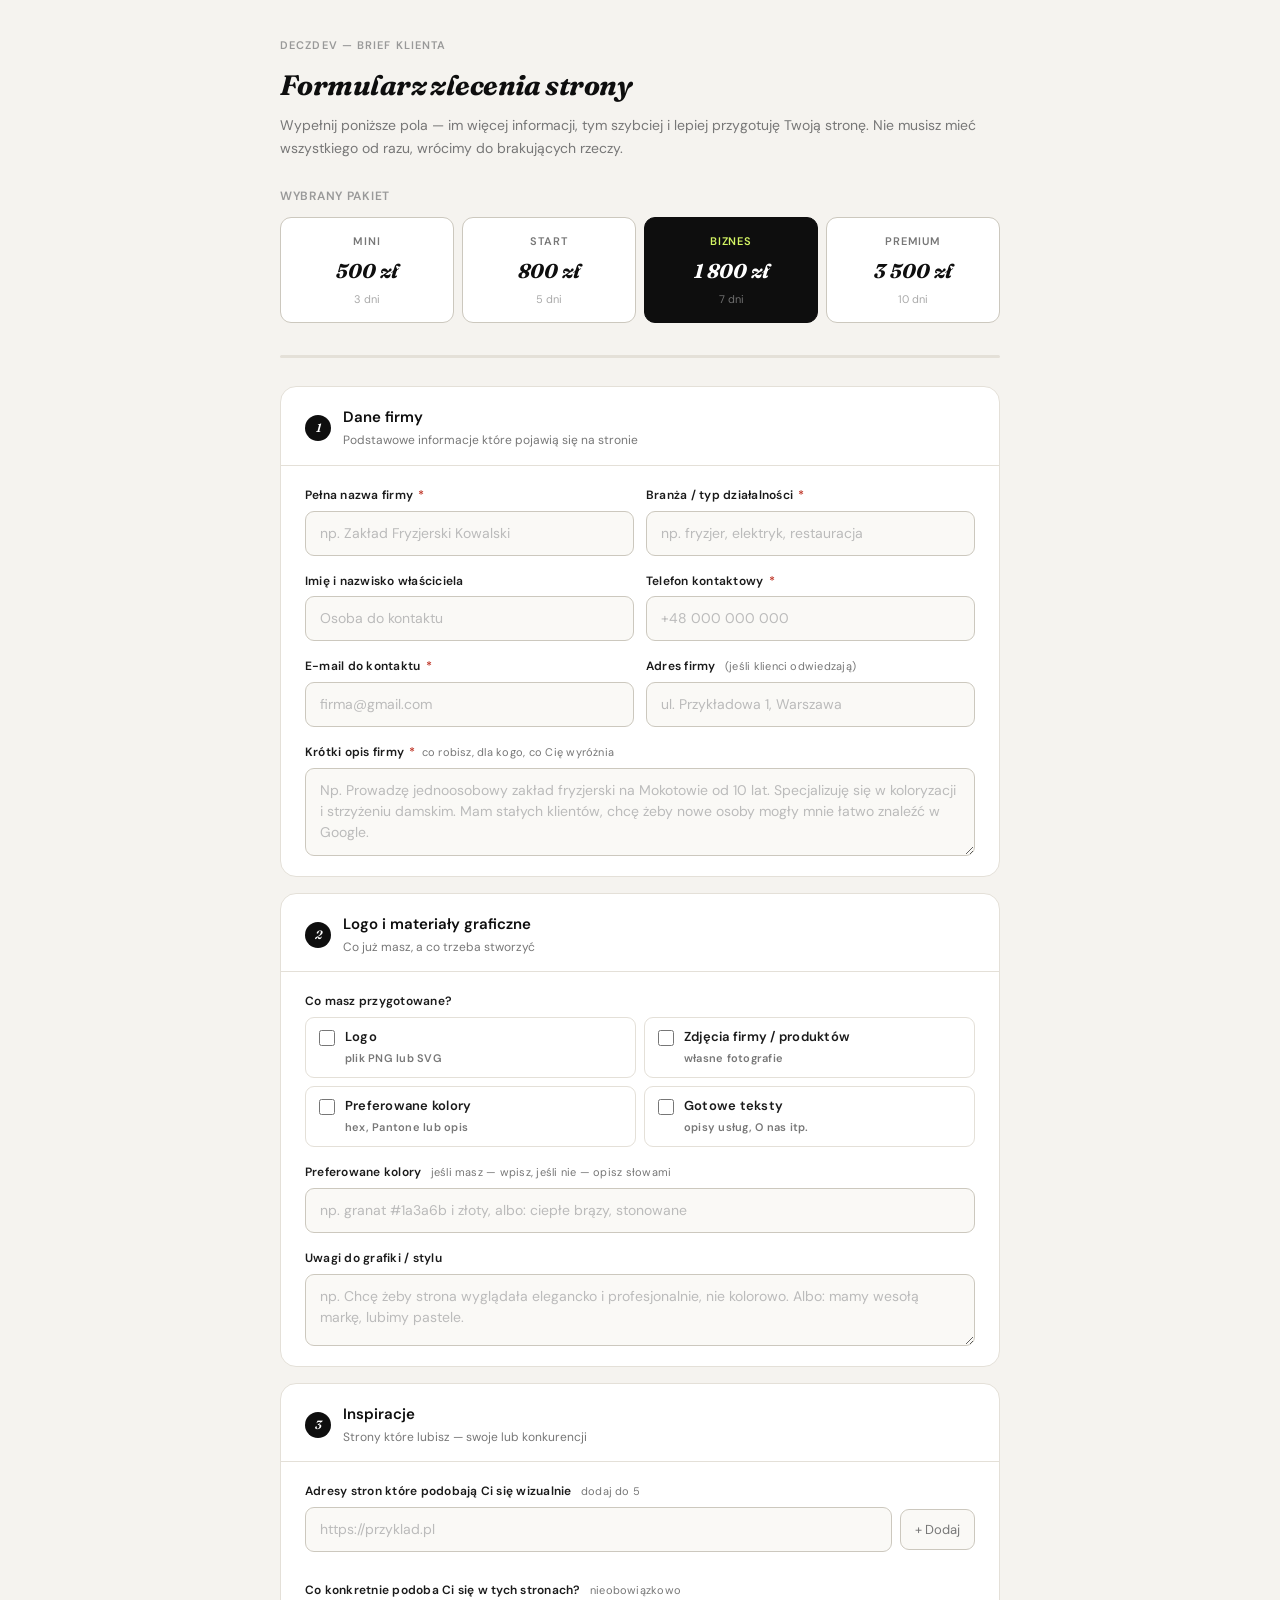
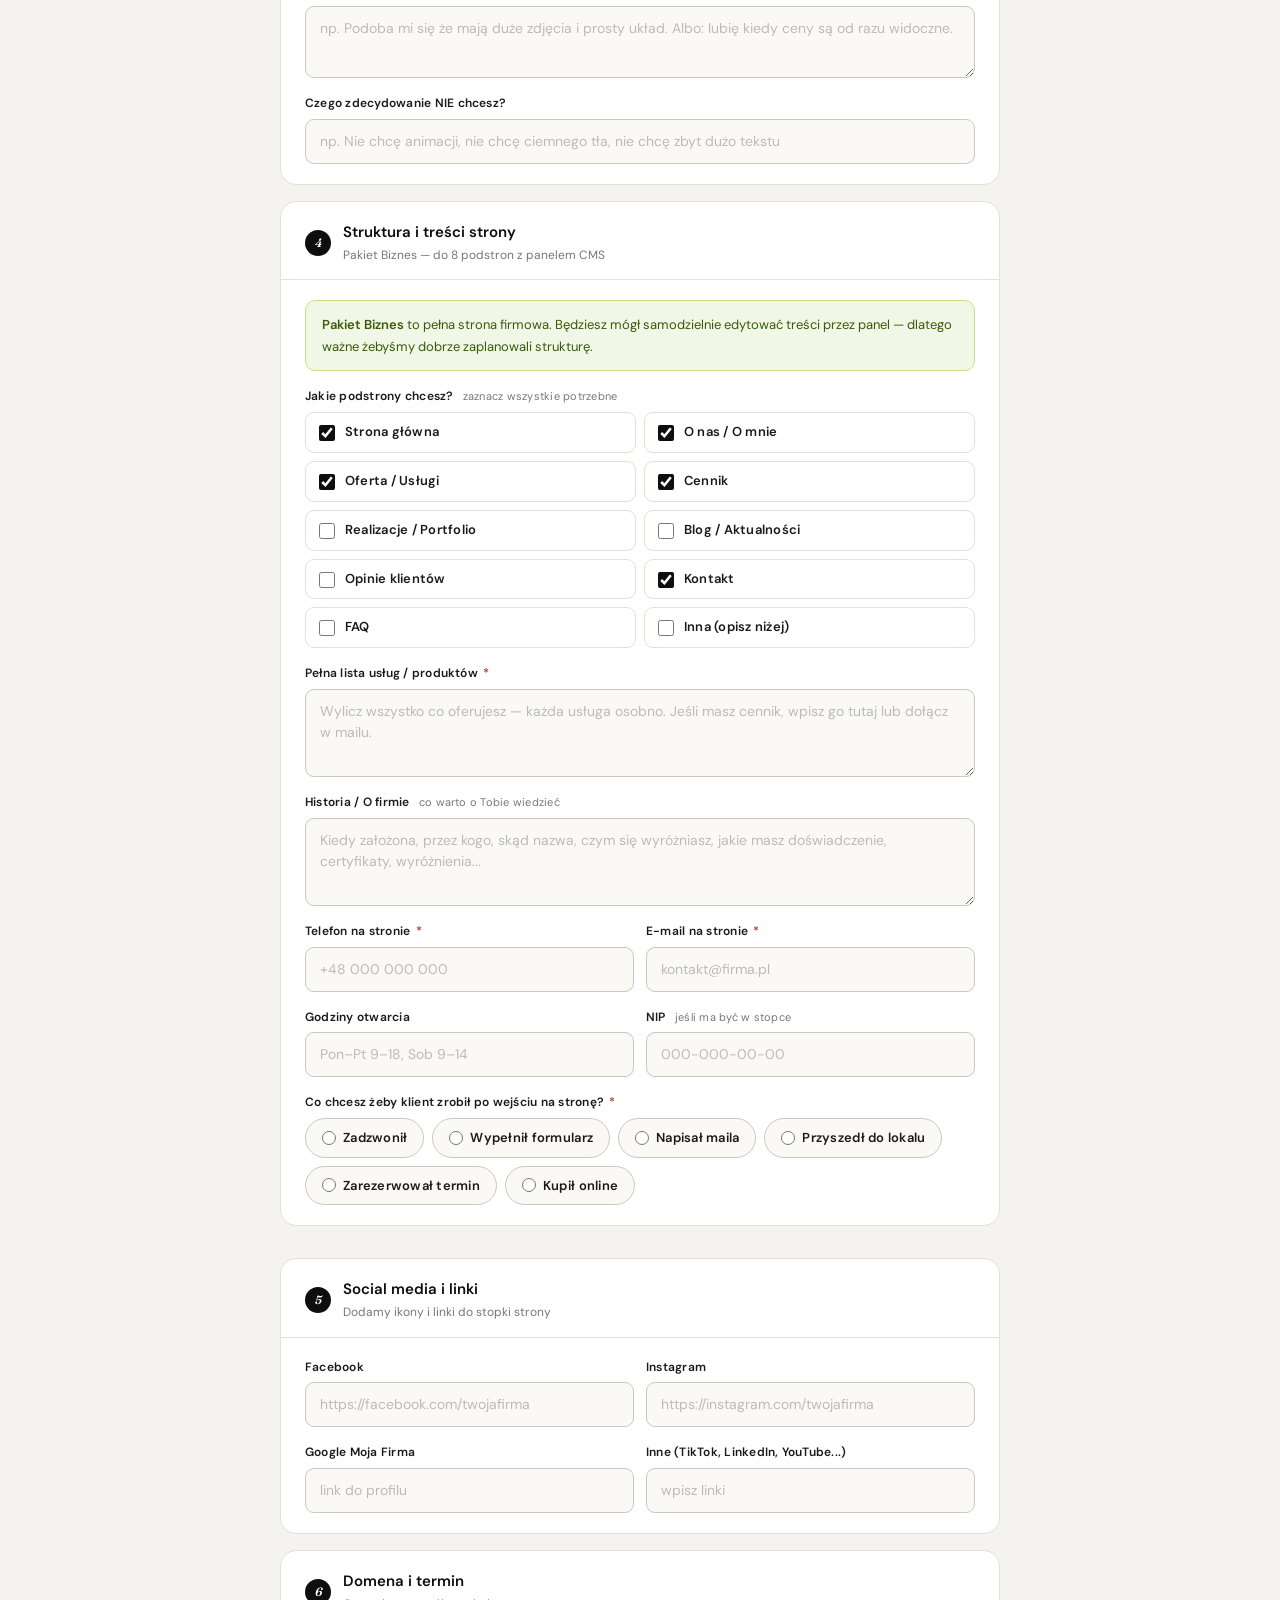
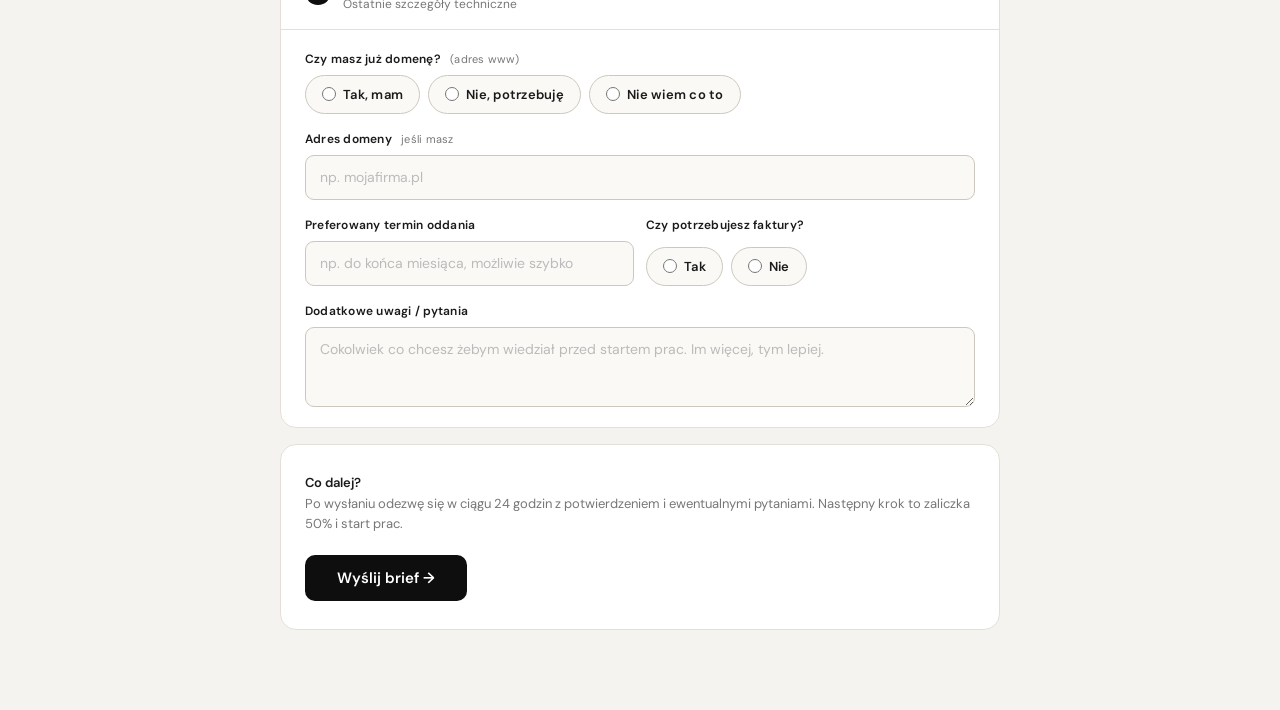
<file: brief.html>
<!DOCTYPE html>
<html lang="pl">
<head>
<meta charset="UTF-8">
<meta name="viewport" content="width=device-width, initial-scale=1.0">
<title>Brief — deczdev</title>
<link rel="preconnect" href="https://fonts.googleapis.com">
<link rel="preconnect" href="https://fonts.gstatic.com" crossorigin>
<link href="https://fonts.googleapis.com/css2?family=DM+Sans:wght@400;500;600&family=Fraunces:ital,wght@1,600;1,700&display=swap" rel="stylesheet">
<style>
*, *::before, *::after { box-sizing: border-box; margin: 0; padding: 0; }

:root {
  --bg: #f5f3ef;
  --paper: #ffffff;
  --border: #e4e0d8;
  --border2: #ccc8be;
  --text: #1a1a1a;
  --muted: #777;
  --accent: #d4f564;
  --accent-dark: #3a5a0a;
  --ink: #0e0e0e;
  --red: #c0392b;
}

body {
  background: var(--bg);
  font-family: 'DM Sans', sans-serif;
  font-size: 15px;
  line-height: 1.65;
  color: var(--text);
  -webkit-font-smoothing: antialiased;
  padding: 36px 20px 80px;
}

.wrapper { max-width: 720px; margin: 0 auto; }

/* NAGŁÓWEK */
.top-label {
  font-size: 11px; font-weight: 600; letter-spacing: 0.1em;
  text-transform: uppercase; color: #999; margin-bottom: 8px;
}
h1 {
  font-family: 'Fraunces', serif; font-style: italic;
  font-size: 28px; font-weight: 700; letter-spacing: -0.02em;
  color: var(--ink); margin-bottom: 6px;
}
.subtitle { font-size: 14px; color: var(--muted); margin-bottom: 28px; line-height: 1.6; }

/* WYBÓR PAKIETU */
.pkg-picker {
  display: grid; grid-template-columns: repeat(4, 1fr);
  gap: 8px; margin-bottom: 32px;
}
.pkg-btn {
  padding: 14px 10px; border: 1.5px solid var(--border2);
  border-radius: 11px; background: var(--paper);
  cursor: pointer; text-align: center;
  transition: all 0.15s; font-family: 'DM Sans', sans-serif;
}
.pkg-btn:hover { border-color: #aaa; background: #faf9f6; }
.pkg-btn.active {
  border-color: var(--ink); background: var(--ink);
}
.pkg-btn-name {
  font-size: 11px; font-weight: 600; letter-spacing: 0.08em;
  text-transform: uppercase; color: var(--muted); margin-bottom: 4px;
}
.pkg-btn.active .pkg-btn-name { color: var(--accent); }
.pkg-btn-price {
  font-family: 'Fraunces', serif; font-style: italic;
  font-size: 20px; font-weight: 700; color: var(--ink);
}
.pkg-btn.active .pkg-btn-price { color: #fff; }
.pkg-btn-time { font-size: 11px; color: #aaa; margin-top: 3px; }
.pkg-btn.active .pkg-btn-time { color: rgba(255,255,255,0.4); }

/* FORMULARZ */
.form-card {
  background: var(--paper); border: 1px solid var(--border);
  border-radius: 16px; overflow: hidden; margin-bottom: 16px;
}
.form-section-header {
  padding: 18px 24px 14px;
  border-bottom: 1px solid var(--border);
  display: flex; align-items: center; gap: 12px;
}
.form-section-num {
  width: 26px; height: 26px; border-radius: 50%;
  background: var(--ink); color: #fff;
  display: flex; align-items: center; justify-content: center;
  font-size: 12px; font-weight: 600; flex-shrink: 0;
  font-family: 'Fraunces', serif; font-style: italic;
}
.form-section-title { font-size: 15px; font-weight: 600; color: var(--ink); }
.form-section-sub { font-size: 12px; color: var(--muted); margin-top: 1px; }

.form-body { padding: 20px 24px; display: flex; flex-direction: column; gap: 16px; }

.field { display: flex; flex-direction: column; gap: 5px; }
.field-row { display: grid; grid-template-columns: 1fr 1fr; gap: 12px; }
.field-row-3 { display: grid; grid-template-columns: 1fr 1fr 1fr; gap: 12px; }

label {
  font-size: 12px; font-weight: 600; color: var(--text);
  letter-spacing: 0.02em;
}
label .req { color: var(--red); margin-left: 2px; }
label .hint {
  font-weight: 400; color: var(--muted);
  font-size: 11px; margin-left: 6px;
}

input[type=text], input[type=email], input[type=tel],
input[type=url], textarea, select {
  background: #faf9f6; border: 1px solid var(--border2);
  color: var(--text); font-family: 'DM Sans', sans-serif;
  font-size: 14px; padding: 11px 14px; border-radius: 9px;
  outline: none; width: 100%; appearance: none;
  transition: border-color 0.15s, background 0.15s;
  line-height: 1.5;
}
input::placeholder, textarea::placeholder { color: #bbb; }
input:focus, textarea:focus, select:focus {
  border-color: #888; background: #fff;
}
textarea { resize: vertical; min-height: 88px; }
select option { background: #fff; }

/* CHECKBOXY */
.check-grid { display: grid; grid-template-columns: 1fr 1fr; gap: 8px; }
.check-item {
  display: flex; align-items: flex-start; gap: 10px;
  padding: 10px 13px; border: 1px solid var(--border);
  border-radius: 9px; cursor: pointer;
  transition: border-color 0.15s, background 0.15s;
}
.check-item:hover { border-color: var(--border2); background: #faf9f6; }
.check-item input[type=checkbox] {
  width: 16px; height: 16px; border-radius: 4px;
  border: 1.5px solid var(--border2); background: #faf9f6;
  flex-shrink: 0; margin-top: 2px; padding: 0;
  cursor: pointer; accent-color: var(--ink);
}
.check-item-label { font-size: 13px; color: var(--text); line-height: 1.45; }
.check-item-sub { font-size: 11px; color: var(--muted); margin-top: 2px; }

/* RADIO */
.radio-grid { display: flex; gap: 8px; flex-wrap: wrap; }
.radio-pill {
  display: flex; align-items: center; gap: 7px;
  padding: 8px 16px; border: 1px solid var(--border2);
  border-radius: 99px; cursor: pointer; background: #faf9f6;
  font-size: 13px; color: var(--text);
  transition: all 0.15s;
}
.radio-pill:hover { border-color: #888; background: #fff; }
.radio-pill input[type=radio] {
  width: 14px; height: 14px; padding: 0;
  accent-color: var(--ink); cursor: pointer;
}

/* TAG INSPIRACJI */
.url-row { display: flex; gap: 8px; align-items: center; }
.url-row input { flex: 1; }
.add-url-btn {
  padding: 11px 14px; border: 1px solid var(--border2);
  border-radius: 9px; background: #faf9f6;
  font-size: 13px; color: var(--muted); cursor: pointer;
  white-space: nowrap; font-family: 'DM Sans', sans-serif;
  transition: border-color 0.15s;
}
.add-url-btn:hover { border-color: #888; color: var(--text); }
.url-list { display: flex; flex-direction: column; gap: 6px; margin-top: 8px; }
.url-tag {
  display: flex; align-items: center; justify-content: space-between;
  background: #f0ede8; border-radius: 7px; padding: 7px 12px;
  font-size: 13px; color: var(--text);
}
.url-remove { color: #aaa; cursor: pointer; font-size: 16px; line-height: 1; }
.url-remove:hover { color: var(--red); }

/* SEKCJE PAKIETOWE — ukryte/widoczne */
.pkg-section { display: none; }
.pkg-section.visible { display: flex; flex-direction: column; gap: 16px; }

/* INFO BOX */
.info-box {
  background: #f0f7e6; border: 1px solid #c8e08a;
  border-radius: 10px; padding: 13px 16px;
  font-size: 13px; color: var(--accent-dark); line-height: 1.65;
}
.info-box strong { font-weight: 600; }

.warn-box {
  background: #fff8e6; border: 1px solid #e8d070;
  border-radius: 10px; padding: 13px 16px;
  font-size: 13px; color: #7a5800; line-height: 1.65;
}

/* SUBMIT */
.submit-area {
  background: var(--paper); border: 1px solid var(--border);
  border-radius: 16px; padding: 28px 24px;
  display: flex; align-items: center; justify-content: space-between;
  gap: 20px; flex-wrap: wrap;
}
.submit-note { font-size: 13px; color: var(--muted); line-height: 1.6; }
.submit-note strong { color: var(--text); font-weight: 600; }
.btn-submit {
  background: var(--ink); color: #fff;
  font-family: 'DM Sans', sans-serif; font-weight: 600;
  font-size: 15px; padding: 13px 32px; border-radius: 10px;
  border: none; cursor: pointer; white-space: nowrap;
  transition: background 0.15s, transform 0.15s;
}
.btn-submit:hover { background: #333; transform: translateY(-1px); }

/* PROGRESS */
.progress-bar {
  height: 3px; background: var(--border);
  border-radius: 99px; margin-bottom: 28px; overflow: hidden;
}
.progress-fill {
  height: 100%; background: var(--ink);
  border-radius: 99px; transition: width 0.3s;
  width: 0%;
}

/* SUKCES */
.success-screen {
  display: none; text-align: center; padding: 60px 20px;
}
.success-screen.visible { display: block; }
.success-icon { font-size: 52px; margin-bottom: 16px; }
.success-title {
  font-family: 'Fraunces', serif; font-style: italic;
  font-size: 26px; font-weight: 700; color: var(--ink);
  margin-bottom: 10px;
}
.success-sub { font-size: 15px; color: var(--muted); line-height: 1.7; }

/* PRINT */
@media print {
  body { background: white; padding: 0; }
  .pkg-picker, .btn-submit, .add-url-btn { display: none; }
}

@media (max-width: 600px) {
  h1 { font-size: 22px; }
  .pkg-picker { grid-template-columns: 1fr 1fr; }
  .field-row, .field-row-3 { grid-template-columns: 1fr; }
  .check-grid { grid-template-columns: 1fr; }
  .submit-area { flex-direction: column; align-items: flex-start; }
  .btn-submit { width: 100%; text-align: center; }
}
</style>
</head>
<body>
<div class="wrapper">

<div class="top-label">deczdev — brief klienta</div>
<h1>Formularz zlecenia strony</h1>
<p class="subtitle">Wypełnij poniższe pola — im więcej informacji, tym szybciej i lepiej przygotuję Twoją stronę. Nie musisz mieć wszystkiego od razu, wrócimy do brakujących rzeczy.</p>

<!-- WYBÓR PAKIETU -->
<div style="font-size:12px;font-weight:600;letter-spacing:0.06em;text-transform:uppercase;color:#999;margin-bottom:10px">Wybrany pakiet</div>
<div class="pkg-picker" id="pkgPicker">
  <div class="pkg-btn" onclick="selectPkg('mini', this)">
    <div class="pkg-btn-name">Mini</div>
    <div class="pkg-btn-price">500 zł</div>
    <div class="pkg-btn-time">3 dni</div>
  </div>
  <div class="pkg-btn" onclick="selectPkg('start', this)">
    <div class="pkg-btn-name">Start</div>
    <div class="pkg-btn-price">800 zł</div>
    <div class="pkg-btn-time">5 dni</div>
  </div>
  <div class="pkg-btn active" onclick="selectPkg('biznes', this)">
    <div class="pkg-btn-name">Biznes</div>
    <div class="pkg-btn-price">1 800 zł</div>
    <div class="pkg-btn-time">7 dni</div>
  </div>
  <div class="pkg-btn" onclick="selectPkg('premium', this)">
    <div class="pkg-btn-name">Premium</div>
    <div class="pkg-btn-price">3 500 zł</div>
    <div class="pkg-btn-time">10 dni</div>
  </div>
</div>

<div class="progress-bar"><div class="progress-fill" id="progressFill"></div></div>

<form id="briefForm" onsubmit="submitForm(event)" action="https://formspree.io/f/xaqzvywz" method="POST">
<input type="hidden" name="pakiet" id="hiddenPkg" value="Biznes — 1800 zł">

<!-- ══ SEKCJA WSPÓLNA DLA WSZYSTKICH ══ -->

<!-- 1. DANE FIRMY -->
<div class="form-card">
  <div class="form-section-header">
    <div class="form-section-num">1</div>
    <div>
      <div class="form-section-title">Dane firmy</div>
      <div class="form-section-sub">Podstawowe informacje które pojawią się na stronie</div>
    </div>
  </div>
  <div class="form-body">
    <div class="field-row">
      <div class="field">
        <label>Pełna nazwa firmy <span class="req">*</span></label>
        <input type="text" placeholder="np. Zakład Fryzjerski Kowalski" required>
      </div>
      <div class="field">
        <label>Branża / typ działalności <span class="req">*</span></label>
        <input type="text" placeholder="np. fryzjer, elektryk, restauracja">
      </div>
    </div>
    <div class="field-row">
      <div class="field">
        <label>Imię i nazwisko właściciela</label>
        <input type="text" placeholder="Osoba do kontaktu">
      </div>
      <div class="field">
        <label>Telefon kontaktowy <span class="req">*</span></label>
        <input type="tel" placeholder="+48 000 000 000">
      </div>
    </div>
    <div class="field-row">
      <div class="field">
        <label>E-mail do kontaktu <span class="req">*</span></label>
        <input type="email" placeholder="firma@gmail.com">
      </div>
      <div class="field">
        <label>Adres firmy <span class="hint">(jeśli klienci odwiedzają)</span></label>
        <input type="text" placeholder="ul. Przykładowa 1, Warszawa">
      </div>
    </div>
    <div class="field">
      <label>Krótki opis firmy <span class="req">*</span><span class="hint">co robisz, dla kogo, co Cię wyróżnia</span></label>
      <textarea placeholder="Np. Prowadzę jednoosobowy zakład fryzjerski na Mokotowie od 10 lat. Specjalizuję się w koloryzacji i strzyżeniu damskim. Mam stałych klientów, chcę żeby nowe osoby mogły mnie łatwo znaleźć w Google."></textarea>
    </div>
  </div>
</div>

<!-- 2. MATERIAŁY -->
<div class="form-card">
  <div class="form-section-header">
    <div class="form-section-num">2</div>
    <div>
      <div class="form-section-title">Logo i materiały graficzne</div>
      <div class="form-section-sub">Co już masz, a co trzeba stworzyć</div>
    </div>
  </div>
  <div class="form-body">
    <div class="field">
      <label>Co masz przygotowane?</label>
      <div class="check-grid">
        <label class="check-item">
          <input type="checkbox">
          <div><div class="check-item-label">Logo</div><div class="check-item-sub">plik PNG lub SVG</div></div>
        </label>
        <label class="check-item">
          <input type="checkbox">
          <div><div class="check-item-label">Zdjęcia firmy / produktów</div><div class="check-item-sub">własne fotografie</div></div>
        </label>
        <label class="check-item">
          <input type="checkbox">
          <div><div class="check-item-label">Preferowane kolory</div><div class="check-item-sub">hex, Pantone lub opis</div></div>
        </label>
        <label class="check-item">
          <input type="checkbox">
          <div><div class="check-item-label">Gotowe teksty</div><div class="check-item-sub">opisy usług, O nas itp.</div></div>
        </label>
      </div>
    </div>
    <div class="field">
      <label>Preferowane kolory <span class="hint">jeśli masz — wpisz, jeśli nie — opisz słowami</span></label>
      <input type="text" placeholder="np. granat #1a3a6b i złoty, albo: ciepłe brązy, stonowane">
    </div>
    <div class="field">
      <label>Uwagi do grafiki / stylu</label>
      <textarea placeholder="np. Chcę żeby strona wyglądała elegancko i profesjonalnie, nie kolorowo. Albo: mamy wesołą markę, lubimy pastele." style="min-height:72px"></textarea>
    </div>
  </div>
</div>

<!-- 3. INSPIRACJE -->
<div class="form-card">
  <div class="form-section-header">
    <div class="form-section-num">3</div>
    <div>
      <div class="form-section-title">Inspiracje</div>
      <div class="form-section-sub">Strony które lubisz — swoje lub konkurencji</div>
    </div>
  </div>
  <div class="form-body">
    <div class="field">
      <label>Adresy stron które podobają Ci się wizualnie <span class="hint">dodaj do 5</span></label>
      <div class="url-row">
        <input type="url" id="urlInput" placeholder="https://przyklad.pl">
        <button type="button" class="add-url-btn" onclick="addUrl()">+ Dodaj</button>
      </div>
      <div class="url-list" id="urlList"></div>
    </div>
    <div class="field">
      <label>Co konkretnie podoba Ci się w tych stronach? <span class="hint">nieobowiązkowo</span></label>
      <textarea placeholder="np. Podoba mi się że mają duże zdjęcia i prosty układ. Albo: lubię kiedy ceny są od razu widoczne." style="min-height:72px"></textarea>
    </div>
    <div class="field">
      <label>Czego zdecydowanie NIE chcesz?</label>
      <input type="text" placeholder="np. Nie chcę animacji, nie chcę ciemnego tła, nie chcę zbyt dużo tekstu">
    </div>
  </div>
</div>

<!-- ══ MINI — tylko kontakt i godziny ══ -->
<div class="pkg-section" id="section-mini">
  <div class="form-card">
    <div class="form-section-header">
      <div class="form-section-num">4</div>
      <div>
        <div class="form-section-title">Dane kontaktowe na stronie</div>
        <div class="form-section-sub">Pakiet Mini — jedna strona z kluczowymi informacjami</div>
      </div>
    </div>
    <div class="form-body">
      <div class="info-box"><strong>Pakiet Mini</strong> to landing page — jedna strona z Twoją ofertą, danymi kontaktowymi i mapą. Tych kilka pytań wystarczy żeby ją zbudować.</div>
      <div class="field-row">
        <div class="field">
          <label>Telefon na stronie <span class="req">*</span></label>
          <input type="tel" placeholder="+48 000 000 000">
        </div>
        <div class="field">
          <label>E-mail na stronie</label>
          <input type="email" placeholder="kontakt@firma.pl">
        </div>
      </div>
      <div class="field">
        <label>Godziny otwarcia <span class="hint">jeśli dotyczy</span></label>
        <input type="text" placeholder="np. Pon–Pt 9:00–18:00, Sob 9:00–14:00">
      </div>
      <div class="field">
        <label>Główna usługa / produkt który chcesz wyeksponować <span class="req">*</span></label>
        <textarea placeholder="Co robisz? Dla kogo? Co wyróżnia Twoją ofertę? To będzie główna treść strony." style="min-height:80px"></textarea>
      </div>
      <div class="field">
        <label>Gdzie jesteś widoczny w internecie? <span class="hint">linki które możemy dodać</span></label>
        <div class="check-grid">
          <label class="check-item"><input type="checkbox"><div><div class="check-item-label">Facebook</div></div></label>
          <label class="check-item"><input type="checkbox"><div><div class="check-item-label">Instagram</div></div></label>
          <label class="check-item"><input type="checkbox"><div><div class="check-item-label">Google Moja Firma</div></div></label>
          <label class="check-item"><input type="checkbox"><div><div class="check-item-label">Allegro / OLX</div></div></label>
        </div>
      </div>
    </div>
  </div>
</div>

<!-- ══ START — podstrony i treści ══ -->
<div class="pkg-section" id="section-start">
  <div class="form-card">
    <div class="form-section-header">
      <div class="form-section-num">4</div>
      <div>
        <div class="form-section-title">Podstrony i treści</div>
        <div class="form-section-sub">Pakiet Start — do 3 podstron</div>
      </div>
    </div>
    <div class="form-body">
      <div class="info-box"><strong>Pakiet Start</strong> to 3 podstrony. Najczęściej: Strona główna + Oferta/Usługi + Kontakt. Możesz wybrać inne.</div>
      <div class="field">
        <label>Jakie podstrony chcesz? <span class="req">*</span></label>
        <div class="check-grid">
          <label class="check-item"><input type="checkbox" checked><div><div class="check-item-label">Strona główna</div><div class="check-item-sub">zawsze</div></div></label>
          <label class="check-item"><input type="checkbox" checked><div><div class="check-item-label">Oferta / Usługi</div><div class="check-item-sub">co robisz i za ile</div></div></label>
          <label class="check-item"><input type="checkbox" checked><div><div class="check-item-label">Kontakt</div><div class="check-item-sub">formularz, mapa, dane</div></div></label>
          <label class="check-item"><input type="checkbox"><div><div class="check-item-label">O nas / O mnie</div><div class="check-item-sub">historia, zespół</div></div></label>
          <label class="check-item"><input type="checkbox"><div><div class="check-item-label">Galeria / Realizacje</div><div class="check-item-sub">zdjęcia prac</div></div></label>
          <label class="check-item"><input type="checkbox"><div><div class="check-item-label">Cennik</div><div class="check-item-sub">tabela lub lista cen</div></div></label>
        </div>
      </div>
      <div class="field">
        <label>Główne usługi / produkty <span class="req">*</span><span class="hint">wylicz wszystkie</span></label>
        <textarea placeholder="np. Strzyżenie damskie, Koloryzacja, Keratyna, Upięcia okolicznościowe. Albo: montaż instalacji elektrycznych, przeglądy, naprawy domowe."></textarea>
      </div>
      <div class="field-row">
        <div class="field">
          <label>Telefon na stronie <span class="req">*</span></label>
          <input type="tel" placeholder="+48 000 000 000">
        </div>
        <div class="field">
          <label>E-mail na stronie</label>
          <input type="email" placeholder="kontakt@firma.pl">
        </div>
      </div>
      <div class="field">
        <label>Godziny otwarcia</label>
        <input type="text" placeholder="np. Pon–Pt 9:00–18:00, Sob 9:00–14:00, Nd nieczynne">
      </div>
      <div class="field">
        <label>Co chcesz żeby klient zrobił po wejściu na stronę? <span class="req">*</span></label>
        <div class="radio-grid">
          <label class="radio-pill"><input type="radio" name="cta" value="telefon"> Zadzwonił</label>
          <label class="radio-pill"><input type="radio" name="cta" value="formularz"> Wypełnił formularz</label>
          <label class="radio-pill"><input type="radio" name="cta" value="email"> Napisał maila</label>
          <label class="radio-pill"><input type="radio" name="cta" value="wizyta"> Przyszedł do lokalu</label>
          <label class="radio-pill"><input type="radio" name="cta" value="rezerwacja"> Zarezerwował termin</label>
        </div>
      </div>
    </div>
  </div>
</div>

<!-- ══ BIZNES — pełen brief ══ -->
<div class="pkg-section visible" id="section-biznes">
  <div class="form-card">
    <div class="form-section-header">
      <div class="form-section-num">4</div>
      <div>
        <div class="form-section-title">Struktura i treści strony</div>
        <div class="form-section-sub">Pakiet Biznes — do 8 podstron z panelem CMS</div>
      </div>
    </div>
    <div class="form-body">
      <div class="info-box"><strong>Pakiet Biznes</strong> to pełna strona firmowa. Będziesz mógł samodzielnie edytować treści przez panel — dlatego ważne żebyśmy dobrze zaplanowali strukturę.</div>
      <div class="field">
        <label>Jakie podstrony chcesz? <span class="hint">zaznacz wszystkie potrzebne</span></label>
        <div class="check-grid">
          <label class="check-item"><input type="checkbox" checked><div><div class="check-item-label">Strona główna</div></div></label>
          <label class="check-item"><input type="checkbox" checked><div><div class="check-item-label">O nas / O mnie</div></div></label>
          <label class="check-item"><input type="checkbox" checked><div><div class="check-item-label">Oferta / Usługi</div></div></label>
          <label class="check-item"><input type="checkbox" checked><div><div class="check-item-label">Cennik</div></div></label>
          <label class="check-item"><input type="checkbox"><div><div class="check-item-label">Realizacje / Portfolio</div></div></label>
          <label class="check-item"><input type="checkbox"><div><div class="check-item-label">Blog / Aktualności</div></div></label>
          <label class="check-item"><input type="checkbox"><div><div class="check-item-label">Opinie klientów</div></div></label>
          <label class="check-item"><input type="checkbox" checked><div><div class="check-item-label">Kontakt</div></div></label>
          <label class="check-item"><input type="checkbox"><div><div class="check-item-label">FAQ</div></div></label>
          <label class="check-item"><input type="checkbox"><div><div class="check-item-label">Inna (opisz niżej)</div></div></label>
        </div>
      </div>
      <div class="field">
        <label>Pełna lista usług / produktów <span class="req">*</span></label>
        <textarea placeholder="Wylicz wszystko co oferujesz — każda usługa osobno. Jeśli masz cennik, wpisz go tutaj lub dołącz w mailu."></textarea>
      </div>
      <div class="field">
        <label>Historia / O firmie <span class="hint">co warto o Tobie wiedzieć</span></label>
        <textarea placeholder="Kiedy założona, przez kogo, skąd nazwa, czym się wyróżniasz, jakie masz doświadczenie, certyfikaty, wyróżnienia..."></textarea>
      </div>
      <div class="field-row">
        <div class="field">
          <label>Telefon na stronie <span class="req">*</span></label>
          <input type="tel" placeholder="+48 000 000 000">
        </div>
        <div class="field">
          <label>E-mail na stronie <span class="req">*</span></label>
          <input type="email" placeholder="kontakt@firma.pl">
        </div>
      </div>
      <div class="field-row">
        <div class="field">
          <label>Godziny otwarcia</label>
          <input type="text" placeholder="Pon–Pt 9–18, Sob 9–14">
        </div>
        <div class="field">
          <label>NIP <span class="hint">jeśli ma być w stopce</span></label>
          <input type="text" placeholder="000-000-00-00">
        </div>
      </div>
      <div class="field">
        <label>Co chcesz żeby klient zrobił po wejściu na stronę? <span class="req">*</span></label>
        <div class="radio-grid">
          <label class="radio-pill"><input type="radio" name="cta2" value="telefon"> Zadzwonił</label>
          <label class="radio-pill"><input type="radio" name="cta2" value="formularz"> Wypełnił formularz</label>
          <label class="radio-pill"><input type="radio" name="cta2" value="email"> Napisał maila</label>
          <label class="radio-pill"><input type="radio" name="cta2" value="wizyta"> Przyszedł do lokalu</label>
          <label class="radio-pill"><input type="radio" name="cta2" value="rezerwacja"> Zarezerwował termin</label>
          <label class="radio-pill"><input type="radio" name="cta2" value="zakup"> Kupił online</label>
        </div>
      </div>
    </div>
  </div>

  <!-- Social media -->
  <div class="form-card">
    <div class="form-section-header">
      <div class="form-section-num">5</div>
      <div>
        <div class="form-section-title">Social media i linki</div>
        <div class="form-section-sub">Dodamy ikony i linki do stopki strony</div>
      </div>
    </div>
    <div class="form-body">
      <div class="field-row">
        <div class="field">
          <label>Facebook</label>
          <input type="url" placeholder="https://facebook.com/twojafirma">
        </div>
        <div class="field">
          <label>Instagram</label>
          <input type="url" placeholder="https://instagram.com/twojafirma">
        </div>
      </div>
      <div class="field-row">
        <div class="field">
          <label>Google Moja Firma</label>
          <input type="url" placeholder="link do profilu">
        </div>
        <div class="field">
          <label>Inne (TikTok, LinkedIn, YouTube...)</label>
          <input type="text" placeholder="wpisz linki">
        </div>
      </div>
    </div>
  </div>
</div>

<!-- ══ PREMIUM — wszystko + SEO + integracje ══ -->
<div class="pkg-section" id="section-premium">
  <!-- Wszystkie sekcje Biznes + poniższe -->
  <div class="form-card">
    <div class="form-section-header">
      <div class="form-section-num">4</div>
      <div>
        <div class="form-section-title">Struktura i treści strony</div>
        <div class="form-section-sub">Pakiet Premium — bez limitu podstron</div>
      </div>
    </div>
    <div class="form-body">
      <div class="info-box"><strong>Pakiet Premium</strong> — nieograniczona liczba podstron, zaawansowane SEO i integracje. Poniżej pełen brief.</div>
      <div class="field">
        <label>Pełna lista podstron które chcesz <span class="req">*</span></label>
        <textarea placeholder="Wypisz wszystkie planowane podstrony — np. Strona główna, O nas, Usługi, Realizacje, Blog, FAQ, Kontakt, Polityka prywatności..." style="min-height:100px"></textarea>
      </div>
      <div class="field">
        <label>Pełna lista usług / produktów <span class="req">*</span></label>
        <textarea placeholder="Każda usługa osobno — nazwa, opis, cena jeśli chcesz pokazać. Im więcej szczegółów, tym lepsza strona."></textarea>
      </div>
      <div class="field">
        <label>Historia / O firmie <span class="req">*</span></label>
        <textarea placeholder="Kiedy założona, przez kogo, doświadczenie, certyfikaty, wyróżnienia, wartości firmy — to buduje zaufanie klientów."></textarea>
      </div>
      <div class="field-row">
        <div class="field">
          <label>Telefon <span class="req">*</span></label>
          <input type="tel" placeholder="+48 000 000 000">
        </div>
        <div class="field">
          <label>E-mail <span class="req">*</span></label>
          <input type="email" placeholder="kontakt@firma.pl">
        </div>
      </div>
      <div class="field-row">
        <div class="field">
          <label>Godziny otwarcia</label>
          <input type="text" placeholder="Pon–Pt 9–18, Sob 9–14">
        </div>
        <div class="field">
          <label>NIP / dane do stopki</label>
          <input type="text" placeholder="000-000-00-00">
        </div>
      </div>
      <div class="field">
        <label>Główne wezwanie do działania (CTA) <span class="req">*</span></label>
        <div class="radio-grid">
          <label class="radio-pill"><input type="radio" name="cta3"> Zadzwoń</label>
          <label class="radio-pill"><input type="radio" name="cta3"> Formularz</label>
          <label class="radio-pill"><input type="radio" name="cta3"> Rezerwacja</label>
          <label class="radio-pill"><input type="radio" name="cta3"> Zakup online</label>
          <label class="radio-pill"><input type="radio" name="cta3"> Wycena</label>
        </div>
      </div>
    </div>
  </div>

  <div class="form-card">
    <div class="form-section-header">
      <div class="form-section-num">5</div>
      <div>
        <div class="form-section-title">SEO — słowa kluczowe</div>
        <div class="form-section-sub">Pomaga nam zoptymalizować stronę pod Google</div>
      </div>
    </div>
    <div class="form-body">
      <div class="field">
        <label>Jak Twoi klienci szukają Cię w Google? <span class="req">*</span><span class="hint">wpisz jak wyszukujesz konkurencję</span></label>
        <textarea placeholder="np. &quot;fryzjer Mokotów&quot;, &quot;koloryzacja włosów Warszawa&quot;, &quot;dobry fryzjer damski&quot; — wpisz wszystko co przychodzi do głowy." style="min-height:80px"></textarea>
      </div>
      <div class="field-row">
        <div class="field">
          <label>Miasto / dzielnica działania <span class="req">*</span></label>
          <input type="text" placeholder="np. Warszawa Mokotów">
        </div>
        <div class="field">
          <label>Promień obsługi <span class="hint">jeśli dotyczy</span></label>
          <input type="text" placeholder="np. cała Polska, 30 km od Gdańska">
        </div>
      </div>
      <div class="field">
        <label>Kto jest Twoją główną konkurencją? <span class="hint">linki do stron lub nazwy firm</span></label>
        <input type="text" placeholder="np. www.konkurencja.pl, Fryzjer Nowak Mokotów">
      </div>
    </div>
  </div>

  <div class="form-card">
    <div class="form-section-header">
      <div class="form-section-num">6</div>
      <div>
        <div class="form-section-title">Integracje i dodatkowe funkcje</div>
        <div class="form-section-sub">Co ma działać na stronie oprócz treści</div>
      </div>
    </div>
    <div class="form-body">
      <div class="field">
        <label>Jakie funkcje potrzebujesz?</label>
        <div class="check-grid">
          <label class="check-item"><input type="checkbox"><div><div class="check-item-label">Google Analytics</div><div class="check-item-sub">statystyki odwiedzin</div></div></label>
          <label class="check-item"><input type="checkbox"><div><div class="check-item-label">Formularz kontaktowy</div><div class="check-item-sub">wiadomości na e-mail</div></div></label>
          <label class="check-item"><input type="checkbox"><div><div class="check-item-label">Rezerwacja online</div><div class="check-item-sub">np. Calendly</div></div></label>
          <label class="check-item"><input type="checkbox"><div><div class="check-item-label">Chat / WhatsApp</div><div class="check-item-sub">przycisk kontaktu</div></div></label>
          <label class="check-item"><input type="checkbox"><div><div class="check-item-label">Mapa Google</div><div class="check-item-sub">wbudowana w kontakt</div></div></label>
          <label class="check-item"><input type="checkbox"><div><div class="check-item-label">Newsletter</div><div class="check-item-sub">zbieranie e-maili</div></div></label>
          <label class="check-item"><input type="checkbox"><div><div class="check-item-label">Galeria zdjęć</div><div class="check-item-sub">lightbox / pokaz slajdów</div></div></label>
          <label class="check-item"><input type="checkbox"><div><div class="check-item-label">Pixel Facebook</div><div class="check-item-sub">śledzenie reklam FB</div></div></label>
        </div>
      </div>
      <div class="field">
        <label>Social media i linki zewnętrzne</label>
        <div class="field-row" style="margin-top:4px">
          <input type="url" placeholder="Facebook">
          <input type="url" placeholder="Instagram">
        </div>
        <div class="field-row" style="margin-top:8px">
          <input type="url" placeholder="LinkedIn">
          <input type="url" placeholder="YouTube / TikTok">
        </div>
      </div>
      <div class="field">
        <label>Inne wymagania / pomysły</label>
        <textarea placeholder="Cokolwiek co chcesz żebym wiedział. Nie ma głupich pytań ani głupich pomysłów." style="min-height:72px"></textarea>
      </div>
    </div>
  </div>
</div>

<!-- ══ SEKCJA WSPÓLNA — DOMENA I UWAGI ══ -->

<div class="form-card">
  <div class="form-section-header">
    <div class="form-section-num" id="lastSectionNum">6</div>
    <div>
      <div class="form-section-title">Domena i termin</div>
      <div class="form-section-sub">Ostatnie szczegóły techniczne</div>
    </div>
  </div>
  <div class="form-body">
    <div class="field">
      <label>Czy masz już domenę? <span class="hint">(adres www)</span></label>
      <div class="radio-grid">
        <label class="radio-pill"><input type="radio" name="domena" value="tak"> Tak, mam</label>
        <label class="radio-pill"><input type="radio" name="domena" value="nie"> Nie, potrzebuję</label>
        <label class="radio-pill"><input type="radio" name="domena" value="niewiemco"> Nie wiem co to</label>
      </div>
    </div>
    <div class="field">
      <label>Adres domeny <span class="hint">jeśli masz</span></label>
      <input type="text" placeholder="np. mojafirma.pl">
    </div>
    <div class="field-row">
      <div class="field">
        <label>Preferowany termin oddania</label>
        <input type="text" placeholder="np. do końca miesiąca, możliwie szybko">
      </div>
      <div class="field">
        <label>Czy potrzebujesz faktury?</label>
        <div class="radio-grid" style="margin-top:6px">
          <label class="radio-pill"><input type="radio" name="faktura" value="tak"> Tak</label>
          <label class="radio-pill"><input type="radio" name="faktura" value="nie"> Nie</label>
        </div>
      </div>
    </div>
    <div class="field">
      <label>Dodatkowe uwagi / pytania</label>
      <textarea placeholder="Cokolwiek co chcesz żebym wiedział przed startem prac. Im więcej, tym lepiej." style="min-height:80px"></textarea>
    </div>
  </div>
</div>

<!-- SUBMIT -->
<div class="submit-area">
  <div class="submit-note">
    <strong>Co dalej?</strong><br>
    Po wysłaniu odezwę się w ciągu 24 godzin z potwierdzeniem i ewentualnymi pytaniami. Następny krok to zaliczka 50% i start prac.
  </div>
  <button type="submit" class="btn-submit">Wyślij brief →</button>
</div>

</form>

<!-- SUKCES -->
<div class="success-screen" id="successScreen">
  <div class="success-icon">✓</div>
  <div class="success-title">Brief wysłany, dziękuję!</div>
  <p class="success-sub">Odezwę się w ciągu 24 godzin. Jeśli będę potrzebował czegoś jeszcze — napiszę na podany adres e-mail.<br><br>W międzyczasie możesz do mnie zadzwonić: <strong>+48 690 000 923</strong></p>
</div>

</div><!-- /wrapper -->

<script>
let currentPkg = 'biznes';

const pkgLabels = {
  mini: 'Mini — 500 zł',
  start: 'Start — 800 zł',
  biznes: 'Biznes — 1800 zł',
  premium: 'Premium — 3500 zł'
};

function selectPkg(pkg, el) {
  document.querySelectorAll('.pkg-btn').forEach(b => b.classList.remove('active'));
  el.classList.add('active');
  currentPkg = pkg;
  document.querySelectorAll('.pkg-section').forEach(s => s.classList.remove('visible'));
  const target = document.getElementById('section-' + pkg);
  if (target) target.classList.add('visible');
  document.getElementById('hiddenPkg').value = pkgLabels[pkg];
  updateProgress();
}

// URL inspiracji
const urls = [];
function addUrl() {
  const inp = document.getElementById('urlInput');
  const val = inp.value.trim();
  if (!val) return;
  if (urls.length >= 5) return;
  urls.push(val);
  renderUrls();
  inp.value = '';
}
function removeUrl(i) {
  urls.splice(i, 1); renderUrls();
}
function renderUrls() {
  const list = document.getElementById('urlList');
  list.innerHTML = urls.map((u, i) =>
    `<div class="url-tag"><span>${u}</span><span class="url-remove" onclick="removeUrl(${i})">×</span></div>`
  ).join('');
}
document.getElementById('urlInput').addEventListener('keydown', e => {
  if (e.key === 'Enter') { e.preventDefault(); addUrl(); }
});

// Progress bar
function updateProgress() {
  const required = document.querySelectorAll('input[required], textarea[required]');
  const filled = [...required].filter(f => f.value.trim() !== '').length;
  const pct = required.length ? Math.round((filled / required.length) * 100) : 0;
  document.getElementById('progressFill').style.width = pct + '%';
}
document.addEventListener('input', updateProgress);

// Submit
async function submitForm(e) {
  e.preventDefault();
  const btn = document.querySelector('.btn-submit');
  const original = btn.textContent;
  btn.textContent = 'Wysyłanie...';
  btn.disabled = true;

  try {
    const res = await fetch('https://formspree.io/f/xaqzvywz', {
      method: 'POST',
      body: new FormData(e.target),
      headers: { 'Accept': 'application/json' }
    });
    if (res.ok) {
      document.getElementById('briefForm').style.display = 'none';
      document.getElementById('successScreen').classList.add('visible');
      window.scrollTo({ top: 0, behavior: 'smooth' });
    } else {
      throw new Error();
    }
  } catch {
    btn.textContent = 'Błąd — spróbuj ponownie';
    btn.style.background = '#c0392b';
    btn.disabled = false;
    setTimeout(() => {
      btn.textContent = original;
      btn.style.background = '';
      btn.disabled = false;
    }, 3000);
  }
}

// Init
selectPkg('biznes', document.querySelector('.pkg-btn.active'));
</script>
</body>
</html>
</file>
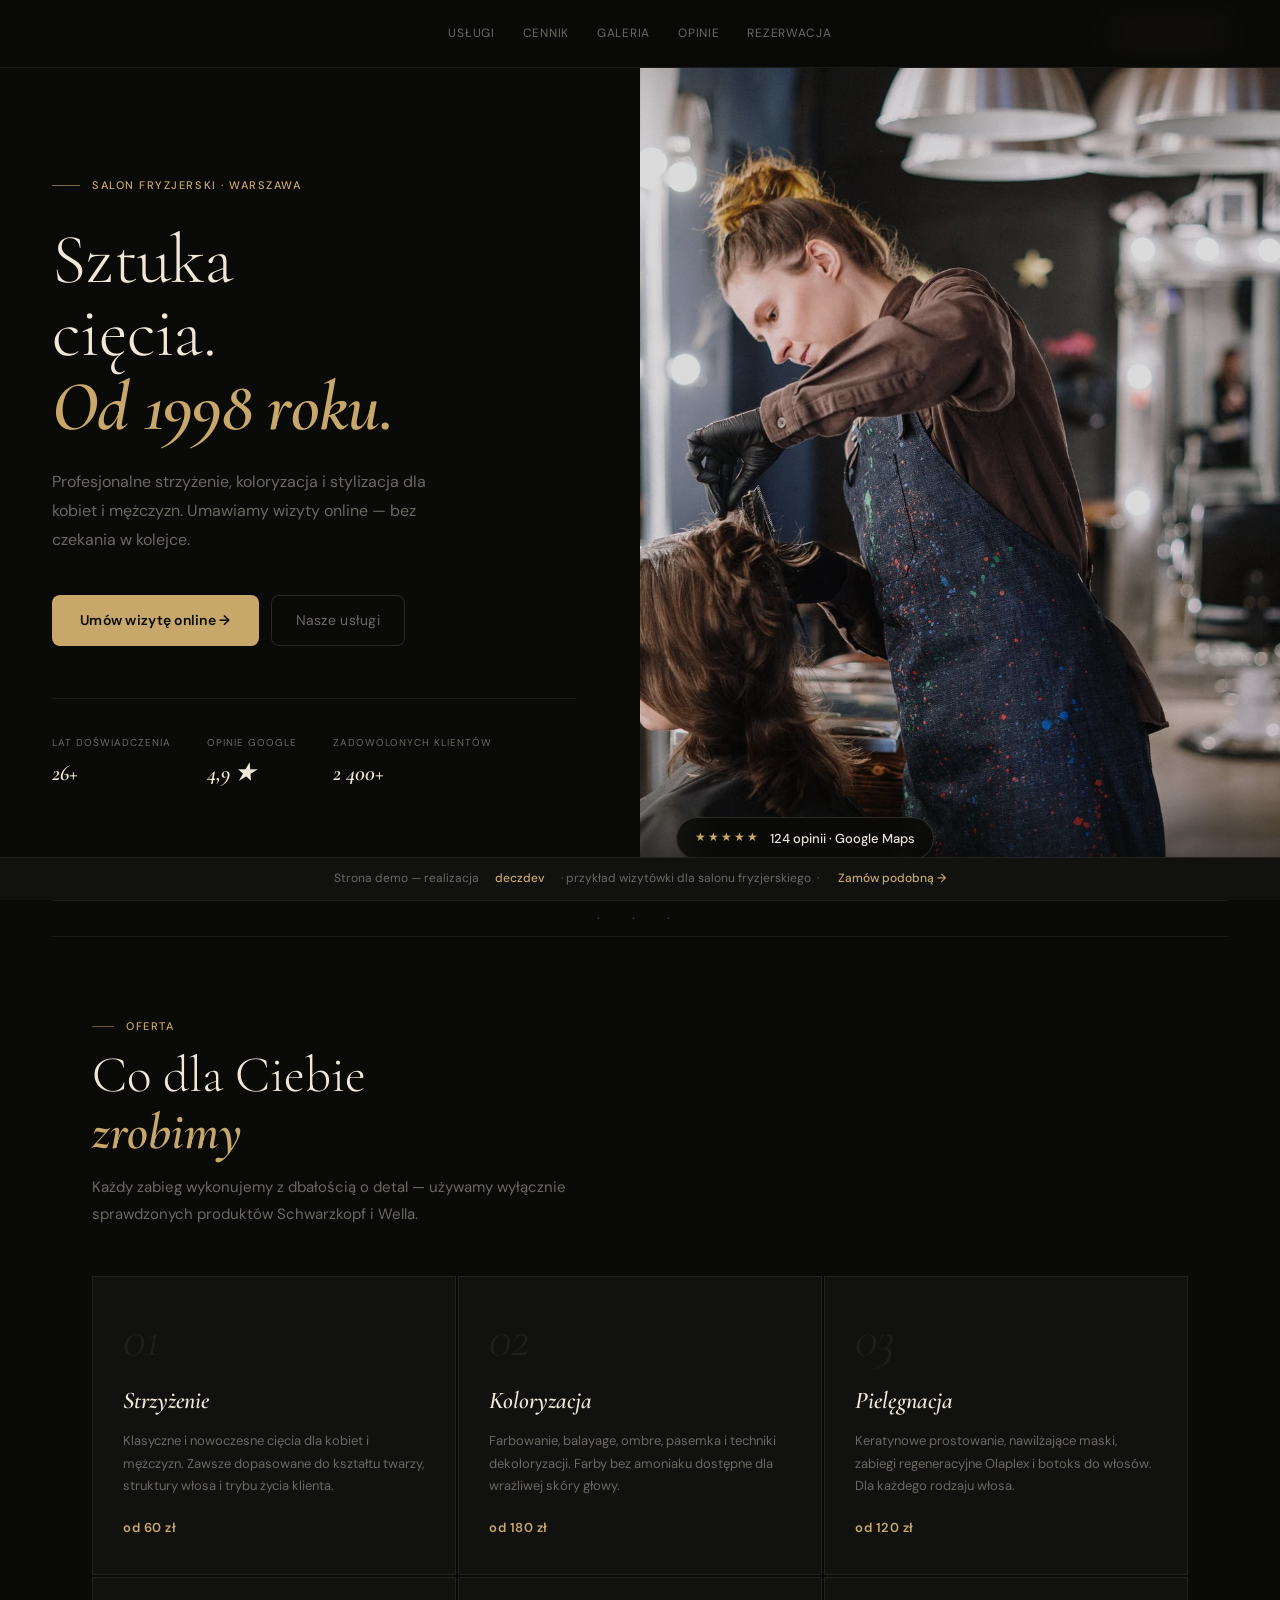
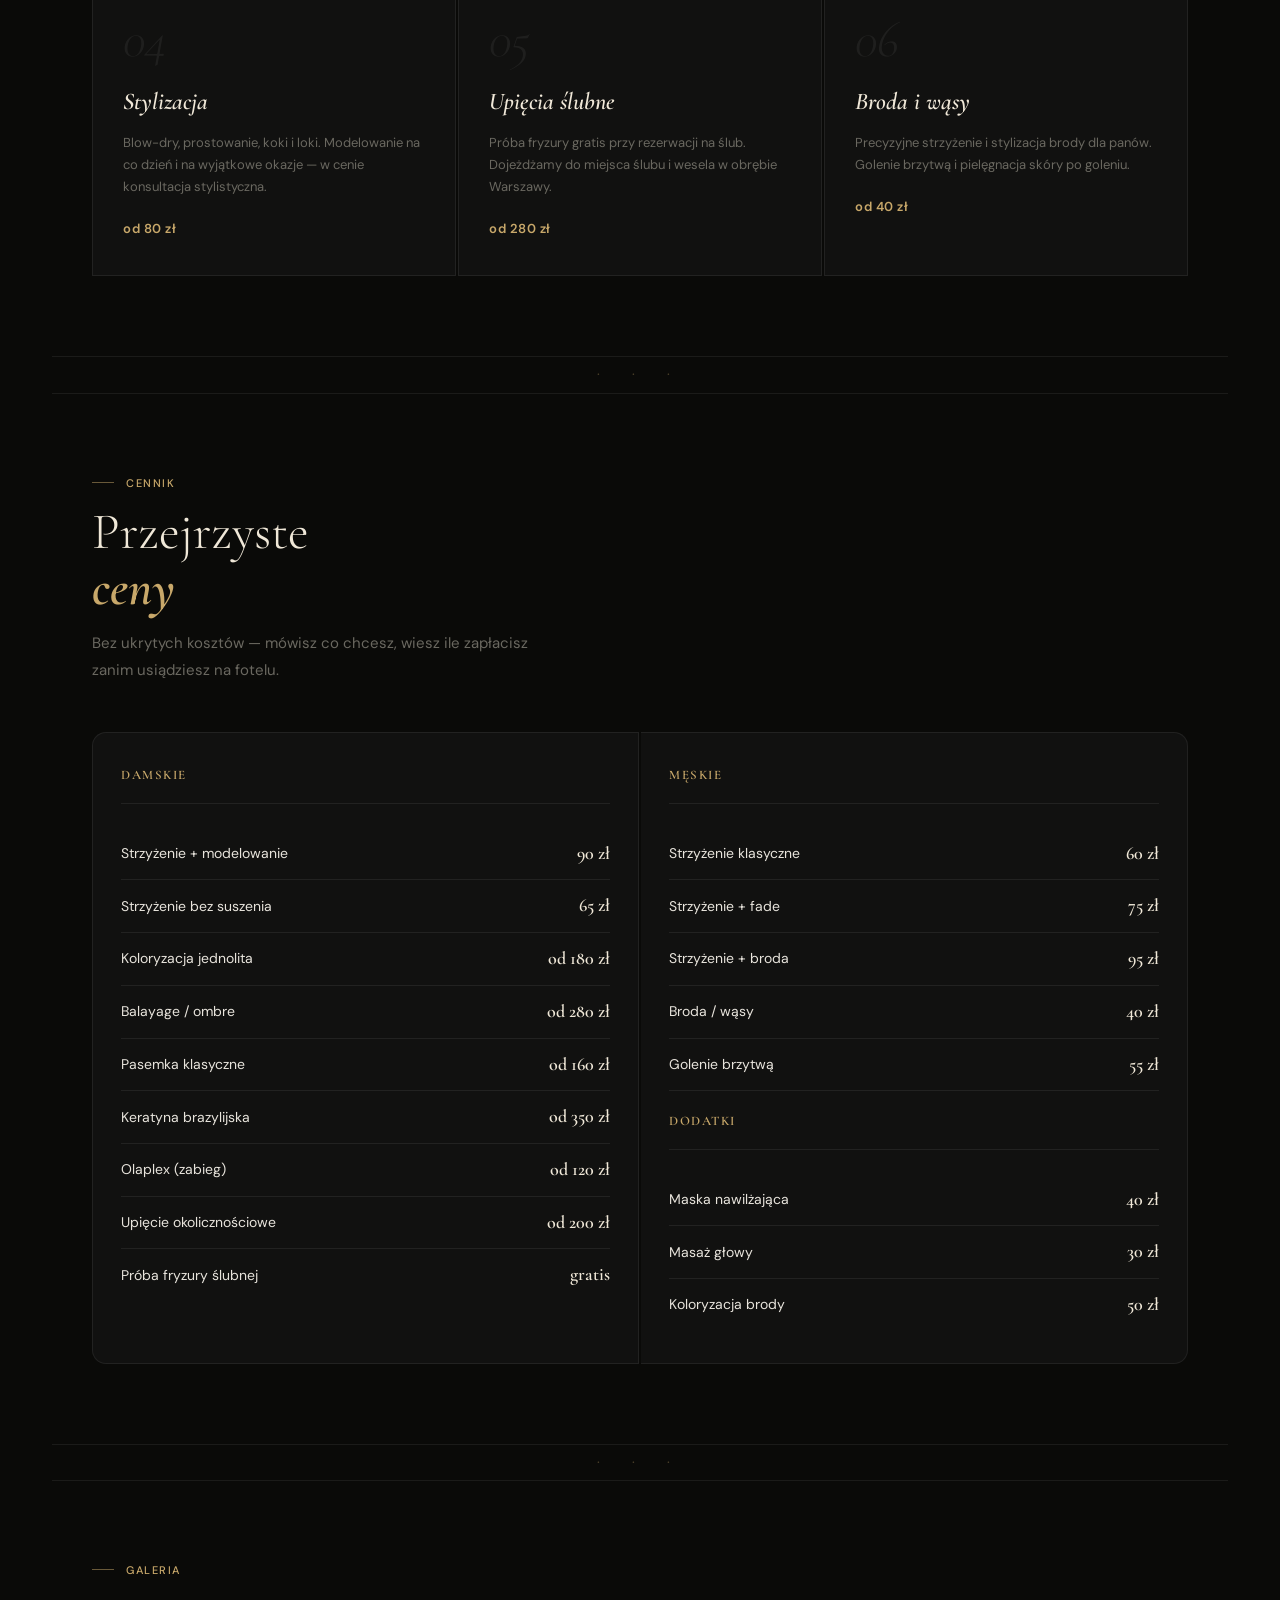
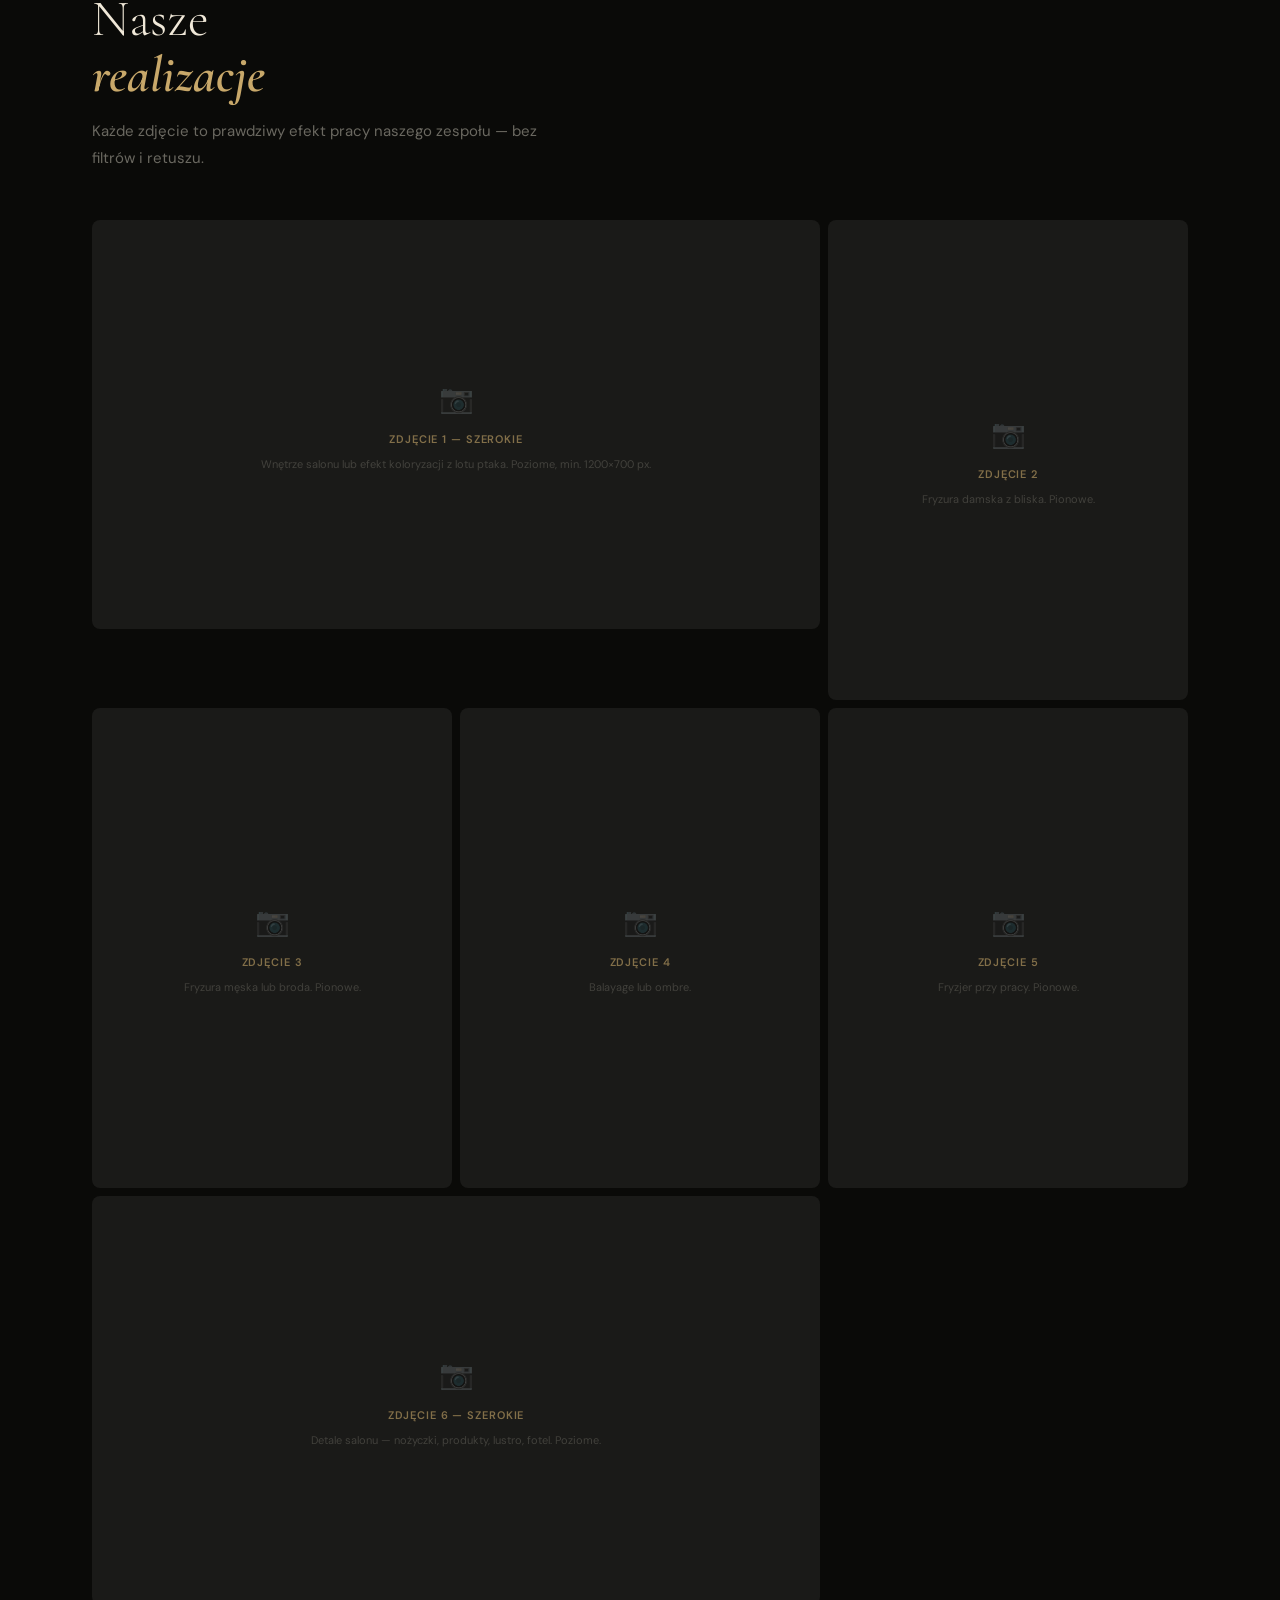
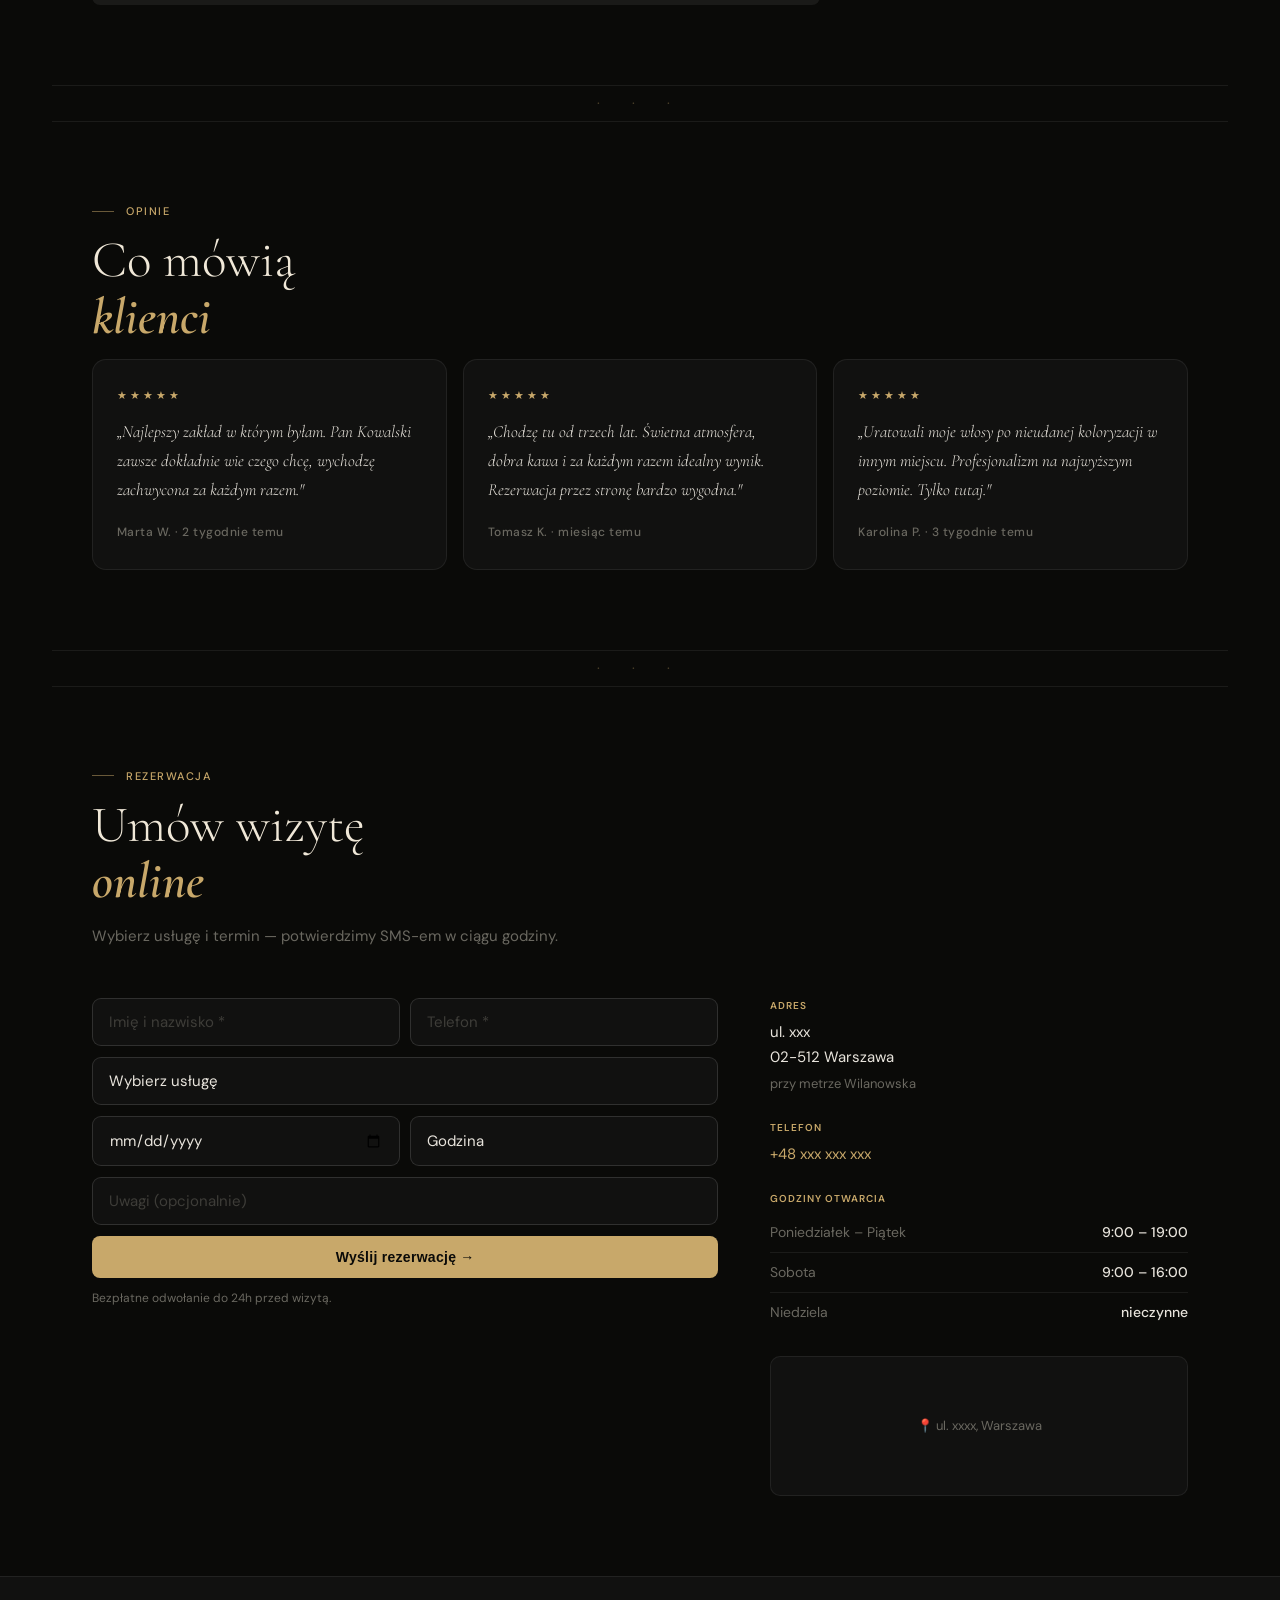
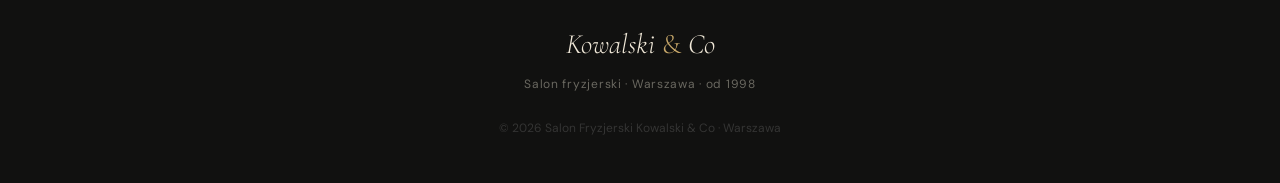
<file: fryzjer-kowalski.html>
<!DOCTYPE html>
<html lang="pl">
<head>
<meta charset="UTF-8">
<meta name="viewport" content="width=device-width, initial-scale=1.0">
<title>Fryzjer Kowalski — Salon Fryzjerski Warszawa</title>
<meta name="description" content="Profesjonalny salon fryzjerski w Warszawie. Strzyżenie, koloryzacja, stylizacja. Umów wizytę online.">
<link rel="preconnect" href="https://fonts.googleapis.com">
<link rel="preconnect" href="https://fonts.gstatic.com" crossorigin>
<link href="https://fonts.googleapis.com/css2?family=Cormorant+Garamond:ital,wght@0,300;0,400;0,600;1,300;1,400;1,600&family=DM+Sans:wght@400;500;600&display=swap" rel="stylesheet">
<style>
*, *::before, *::after { box-sizing: border-box; margin: 0; padding: 0; }

:root {
  --bg: #0a0a08;
  --surface: #111110;
  --surface2: #1a1a18;
  --border: rgba(255,255,255,0.07);
  --border2: rgba(255,255,255,0.13);
  --text: #e8e4dc;
  --muted: #6a6860;
  --gold: #c8a86a;
  --gold2: #b8944e;
  --cream: #f0e8d8;
  --radius: 12px;
}

html { scroll-behavior: smooth; }
body {
  background: var(--bg);
  color: var(--text);
  font-family: 'DM Sans', sans-serif;
  font-size: 16px;
  line-height: 1.65;
  -webkit-font-smoothing: antialiased;
}

nav {
  position: fixed; top: 0; left: 0; right: 0; z-index: 100;
  display: flex; align-items: center; justify-content: space-between;
  padding: 0 52px; height: 68px;
  background: rgba(10,10,8,0.96);
  backdrop-filter: blur(16px);
  border-bottom: 1px solid var(--border);
}
.nav-logo {
  font-family: 'Cormorant Garamond', serif;
  font-size: 22px; font-weight: 300; font-style: italic;
  color: var(--cream); text-decoration: none; letter-spacing: 0.04em;
}
.nav-logo em { font-style: normal; color: var(--gold); }
.nav-links { display: flex; align-items: center; gap: 4px; list-style: none; }
.nav-links a {
  color: var(--muted); text-decoration: none; font-size: 13px;
  font-weight: 500; padding: 7px 14px; border-radius: 7px;
  letter-spacing: 0.04em; transition: color 0.2s, background 0.2s;
}
.nav-links a:hover { color: var(--text); background: rgba(255,255,255,0.05); }
.nav-links a.active { color: var(--cream); }
.nav-book {
  background: var(--gold) !important; color: #0a0a08 !important;
  font-weight: 600 !important; border-radius: 8px;
  transition: background 0.2s !important;
}
.nav-book:hover { background: var(--gold2) !important; }
.nav-burger {
  display: none; flex-direction: column; gap: 5px;
  cursor: pointer; background: none; border: none; padding: 4px;
}
.nav-burger span { display: block; width: 22px; height: 1.5px; background: var(--text); border-radius: 2px; }

.hero {
  min-height: 100vh;
  display: grid; grid-template-columns: 1fr 1fr;
  padding-top: 68px;
}
.hero-left {
  display: flex; flex-direction: column; justify-content: center;
  padding: 80px 64px 80px 52px;
}
.hero-eyebrow {
  display: flex; align-items: center; gap: 12px;
  font-size: 11px; font-weight: 500; letter-spacing: 0.14em;
  text-transform: uppercase; color: var(--gold); margin-bottom: 28px;
}
.hero-eyebrow::before { content: ''; display: block; width: 28px; height: 1px; background: var(--gold); opacity: 0.6; }
.hero h1 {
  font-family: 'Cormorant Garamond', serif;
  font-size: clamp(52px, 5.5vw, 82px);
  font-weight: 300; line-height: 1.05;
  letter-spacing: -0.01em; color: var(--cream);
  margin-bottom: 24px;
}
.hero h1 strong { font-weight: 600; font-style: italic; color: var(--gold); display: block; }
.hero-sub {
  font-size: 16px; color: var(--muted); line-height: 1.8;
  max-width: 380px; margin-bottom: 40px;
}
.hero-actions { display: flex; gap: 12px; flex-wrap: wrap; margin-bottom: 52px; }
.btn-gold {
  display: inline-flex; align-items: center; gap: 8px;
  background: var(--gold); color: #0a0a08;
  font-weight: 600; font-size: 14px; padding: 13px 28px;
  border-radius: 8px; text-decoration: none; letter-spacing: 0.02em;
  transition: background 0.2s, transform 0.15s;
}
.btn-gold:hover { background: var(--gold2); transform: translateY(-1px); }
.btn-ghost {
  display: inline-flex; align-items: center; gap: 8px;
  border: 1px solid var(--border2); color: var(--muted);
  font-size: 14px; padding: 13px 24px; border-radius: 8px;
  text-decoration: none; letter-spacing: 0.02em;
  transition: color 0.2s, border-color 0.2s;
}
.btn-ghost:hover { color: var(--text); border-color: rgba(255,255,255,0.3); }
.hero-meta {
  display: flex; gap: 36px; padding-top: 36px;
  border-top: 1px solid var(--border);
}
.meta-item-label { font-size: 10px; letter-spacing: 0.1em; text-transform: uppercase; color: var(--muted); margin-bottom: 4px; }
.meta-item-val { font-family: 'Cormorant Garamond', serif; font-size: 22px; font-weight: 600; font-style: italic; color: var(--cream); }

.hero-right {
  position: relative; overflow: hidden;
  background: var(--surface2);
}
.hero-photo {
  width: 100%; height: 100%; object-fit: cover;
  display: block; opacity: 0.85;
}
.hero-photo-placeholder {
  width: 100%; height: 100%;
  display: flex; flex-direction: column;
  align-items: center; justify-content: center; gap: 12px;
  background: linear-gradient(160deg, #1a1a14 0%, #0e0e0a 100%);
  color: var(--muted); text-align: center; padding: 40px;
}
.hero-photo-placeholder .ph-icon { font-size: 48px; opacity: 0.3; }
.hero-photo-placeholder .ph-title { font-family: 'Cormorant Garamond', serif; font-size: 18px; font-style: italic; color: var(--border2); }
.hero-photo-placeholder .ph-desc { font-size: 13px; color: var(--muted); opacity: 0.7; line-height: 1.6; max-width: 260px; }
.hero-overlay {
  position: absolute; bottom: 0; left: 0; right: 0;
  background: linear-gradient(to top, rgba(10,10,8,0.8) 0%, transparent 100%);
  padding: 40px 36px;
}
.hero-badge {
  display: inline-flex; align-items: center; gap: 10px;
  background: rgba(10,10,8,0.8); border: 1px solid var(--border2);
  border-radius: 99px; padding: 10px 18px;
  backdrop-filter: blur(8px);
}
.hero-badge-stars { color: var(--gold); font-size: 12px; letter-spacing: 2px; }
.hero-badge-text { font-size: 13px; color: var(--text); font-weight: 500; }

.divider { border: none; border-top: 1px solid var(--border); margin: 0 52px; }
.ornament { text-align: center; padding: 6px 0; color: var(--gold); font-size: 14px; letter-spacing: 14px; opacity: 0.35; user-select: none; }
  
.section { padding: 80px 52px; max-width: 1200px; margin: 0 auto; }
.section-eyebrow {
  display: flex; align-items: center; gap: 12px; margin-bottom: 12px;
  font-size: 11px; font-weight: 500; letter-spacing: 0.14em;
  text-transform: uppercase; color: var(--gold);
}
.section-eyebrow::before { content: ''; width: 22px; height: 1px; background: var(--gold); opacity: 0.5; }
.section-title {
  font-family: 'Cormorant Garamond', serif;
  font-size: clamp(32px, 4vw, 52px); font-weight: 300;
  line-height: 1.1; color: var(--cream); margin-bottom: 14px;
}
.section-title em { font-style: italic; font-weight: 600; color: var(--gold); }
.section-sub { font-size: 15px; color: var(--muted); max-width: 480px; line-height: 1.8; margin-bottom: 48px; }

.services-grid { display: grid; grid-template-columns: repeat(3, 1fr); gap: 2px; }
.service-card {
  background: var(--surface); border: 1px solid var(--border);
  padding: 36px 30px; position: relative; overflow: hidden;
  transition: border-color 0.2s, background 0.2s;
}
.service-card:hover { background: var(--surface2); border-color: var(--border2); }
.service-card::before {
  content: ''; position: absolute; top: 0; left: 0; right: 0;
  height: 2px; background: linear-gradient(90deg, transparent, var(--gold), transparent);
  opacity: 0; transition: opacity 0.3s;
}
.service-card:hover::before { opacity: 1; }
.service-num {
  font-family: 'Cormorant Garamond', serif;
  font-size: 52px; font-weight: 300; font-style: italic;
  color: rgba(255,255,255,0.06); line-height: 1;
  margin-bottom: 16px; letter-spacing: -0.02em;
}
.service-name {
  font-family: 'Cormorant Garamond', serif;
  font-size: 24px; font-weight: 600; font-style: italic;
  color: var(--cream); margin-bottom: 10px;
}
.service-desc { font-size: 13px; color: var(--muted); line-height: 1.7; margin-bottom: 20px; }
.service-price { font-size: 13px; color: var(--gold); font-weight: 600; letter-spacing: 0.04em; }

.price-cols { display: grid; grid-template-columns: 1fr 1fr; gap: 2px; }
.price-col { background: var(--surface); border: 1px solid var(--border); padding: 32px 28px; }
.price-col-title {
  font-family: 'Cormorant Garamond', serif;
  font-size: 13px; font-weight: 600; letter-spacing: 0.12em;
  text-transform: uppercase; color: var(--gold); margin-bottom: 24px;
  padding-bottom: 16px; border-bottom: 1px solid var(--border);
}
.price-row {
  display: flex; justify-content: space-between; align-items: center;
  padding: 11px 0; border-bottom: 1px solid var(--border); gap: 16px;
}
.price-row:last-child { border-bottom: none; }
.price-name { font-size: 14px; color: var(--text); }
.price-val { font-family: 'Cormorant Garamond', serif; font-size: 18px; font-weight: 600; color: var(--cream); white-space: nowrap; }

.gallery-grid {
  display: grid;
  grid-template-columns: repeat(3, 1fr);
  grid-template-rows: auto auto;
  gap: 8px;
}
.gallery-item {
  position: relative; overflow: hidden; border-radius: 8px;
  background: var(--surface2);
  aspect-ratio: 3/4;
}
.gallery-item.wide { grid-column: span 2; aspect-ratio: 16/9; }
.gallery-item img {
  width: 100%; height: 100%; object-fit: cover;
  display: block; transition: transform 0.4s ease;
}
.gallery-item:hover img { transform: scale(1.04); }
.gallery-placeholder {
  width: 100%; height: 100%; min-height: 220px;
  display: flex; flex-direction: column;
  align-items: center; justify-content: center; gap: 8px;
  padding: 20px; text-align: center;
}
.gallery-placeholder .ph-icon { font-size: 28px; opacity: 0.2; }
.gallery-placeholder .ph-label {
  font-size: 11px; font-weight: 600; letter-spacing: 0.08em;
  text-transform: uppercase; color: var(--gold); opacity: 0.6;
}
.gallery-placeholder .ph-hint { font-size: 11px; color: var(--muted); opacity: 0.5; line-height: 1.5; }

.reviews-grid { display: grid; grid-template-columns: repeat(3, 1fr); gap: 16px; }
.review {
  background: var(--surface); border: 1px solid var(--border);
  border-radius: 14px; padding: 26px 24px;
}
.review-stars { color: var(--gold); font-size: 11px; letter-spacing: 3px; margin-bottom: 14px; }
.review-text {
  font-family: 'Cormorant Garamond', serif;
  font-size: 17px; font-style: italic; font-weight: 300;
  color: var(--text); line-height: 1.7; margin-bottom: 18px;
}
.review-author { font-size: 12px; color: var(--muted); font-weight: 500; letter-spacing: 0.04em; }

.booking-grid { display: grid; grid-template-columns: 3fr 2fr; gap: 52px; align-items: start; }
.booking-form { display: flex; flex-direction: column; gap: 11px; }
.form-row { display: grid; grid-template-columns: 1fr 1fr; gap: 10px; }
.booking-form input, .booking-form select, .booking-form textarea {
  background: var(--surface); border: 1px solid var(--border2);
  color: var(--text); font-family: 'DM Sans', sans-serif;
  font-size: 15px; padding: 13px 16px; border-radius: 9px;
  outline: none; width: 100%; appearance: none; transition: border-color 0.15s;
}
.booking-form input::placeholder { color: var(--muted); opacity: 0.5; }
.booking-form input:focus, .booking-form select:focus { border-color: var(--gold); }
.booking-form select option { background: #111; }

.contact-side { display: flex; flex-direction: column; gap: 24px; }
.contact-block-label { font-size: 10px; font-weight: 600; letter-spacing: 0.1em; text-transform: uppercase; color: var(--gold); margin-bottom: 5px; }
.contact-block-val { font-size: 15px; color: var(--text); line-height: 1.7; }
.contact-block-val a { color: var(--gold); text-decoration: none; }
.hours-table { width: 100%; }
.hours-row { display: flex; justify-content: space-between; padding: 8px 0; border-bottom: 1px solid var(--border); font-size: 14px; }
.hours-row:last-child { border-bottom: none; }
.hours-day { color: var(--muted); }
.hours-time { color: var(--text); font-weight: 500; }
.map-ph {
  background: var(--surface); border: 1px solid var(--border);
  border-radius: 10px; height: 140px;
  display: flex; align-items: center; justify-content: center;
  font-size: 13px; color: var(--muted);
}

footer {
  background: var(--surface); border-top: 1px solid var(--border);
  padding: 44px 52px; text-align: center;
}
.footer-logo {
  font-family: 'Cormorant Garamond', serif;
  font-size: 28px; font-weight: 300; font-style: italic;
  color: var(--cream); display: block; margin-bottom: 8px; text-decoration: none;
}
.footer-logo em { font-style: normal; color: var(--gold); }
.footer-tagline { font-size: 12px; color: var(--muted); letter-spacing: 0.06em; margin-bottom: 24px; }
.footer-nav { display: flex; justify-content: center; gap: 28px; margin-bottom: 24px; }
.footer-nav a { font-size: 12px; color: var(--muted); text-decoration: none; letter-spacing: 0.06em; text-transform: uppercase; transition: color 0.2s; }
.footer-nav a:hover { color: var(--gold); }
.footer-copy { font-size: 12px; color: rgba(255,255,255,0.15); }

.demo-bar {
  position: fixed; bottom: 0; left: 0; right: 0; z-index: 200;
  background: var(--surface); border-top: 1px solid var(--border);
  display: flex; align-items: center; justify-content: center; gap: 16px;
  padding: 11px 20px; font-size: 12px; color: var(--muted);
}
.demo-bar a { color: var(--gold); text-decoration: none; font-weight: 500; }

@media (max-width: 900px) {
  .hero { grid-template-columns: 1fr; }
  .hero-right { height: 400px; }
  .services-grid { grid-template-columns: 1fr 1fr; }
  .price-cols { grid-template-columns: 1fr; }
  .reviews-grid { grid-template-columns: 1fr; }
  .booking-grid { grid-template-columns: 1fr; gap: 36px; }
  .gallery-grid { grid-template-columns: 1fr 1fr; }
  .gallery-item.wide { grid-column: span 2; }
}
@media (max-width: 600px) {
  nav { padding: 0 20px; }
  .nav-links { display: none; }
  .nav-links.open {
    display: flex; flex-direction: column; position: fixed;
    top: 68px; left: 0; right: 0; background: var(--bg);
    border-bottom: 1px solid var(--border); padding: 16px 20px; gap: 4px; z-index: 99;
  }
  .nav-burger { display: flex; }
  .hero-left { padding: 48px 20px; }
  .section { padding: 56px 20px; }
  .divider { margin: 0 20px; }
  .services-grid { grid-template-columns: 1fr; }
  .gallery-grid { grid-template-columns: 1fr 1fr; }
  .form-row { grid-template-columns: 1fr; }
  footer { padding: 36px 20px; }
  .demo-bar { flex-wrap: wrap; gap: 8px; text-align: center; }
}
</style>
<link rel="stylesheet" href="https://unpkg.com/aos@2.3.1/dist/aos.css">
</head>
<body>

<div class="demo-bar">
  Strona demo — realizacja <a href="index.html">deczdev</a> · przykład wizytówki dla salonu fryzjerskiego &nbsp;·&nbsp; <a href="kontakt.html">Zamów podobną →</a>
</div>

<nav>
  <a href="#" class="nav-logo">Kowalski <em>&</em> Co</a>
  <ul class="nav-links" id="nav-links">
    <li><a href="#uslugi">Usługi</a></li>
    <li><a href="#cennik">Cennik</a></li>
    <li><a href="#galeria">Galeria</a></li>
    <li><a href="#opinie">Opinie</a></li>
    <li><a href="#rezerwacja" class="nav-book">Umów wizytę</a></li>
  </ul>
  <button class="nav-burger" id="burger" aria-label="Menu"><span></span><span></span><span></span></button>
</nav>

<div class="hero">
  <div class="hero-left">
    <div class="hero-eyebrow" data-aos="fade-right">Salon fryzjerski · Warszawa</div>
    <h1 data-aos="fade-up" data-aos-delay="150">Sztuka<br>cięcia.<br><strong>Od 1998 roku.</strong></h1>
    <p class="hero-sub" data-aos="fade-up" data-aos-delay="250">Profesjonalne strzyżenie, koloryzacja i stylizacja dla kobiet i mężczyzn. Umawiamy wizyty online — bez czekania w kolejce.</p>
    <div class="hero-actions" data-aos="fade-up" data-aos-delay="350">
      <a href="#rezerwacja" class="btn-gold">Umów wizytę online →</a>
      <a href="#uslugi" class="btn-ghost">Nasze usługi</a>
    </div>
    <div class="hero-meta" data-aos="fade-up" data-aos-delay="450">
      <div>
        <div class="meta-item-label">Lat doświadczenia</div>
        <div class="meta-item-val">26+</div>
      </div>
      <div>
        <div class="meta-item-label">Opinie Google</div>
        <div class="meta-item-val">4,9 ★</div>
      </div>
      <div>
        <div class="meta-item-label">Zadowolonych klientów</div>
        <div class="meta-item-val">2 400+</div>
      </div>
    </div>
  </div>
  <div class="hero-right">
    <img src="img/hero-salon.jpg" alt="Salon fryzjerski Kowalski" class="hero-photo">
    <div class="hero-photo-placeholder">
      <div class="ph-icon">📷</div>
      <div class="ph-title">Zdjęcie hero salonu</div>
      <div class="ph-desc">Pionowe zdjęcie fryzjera przy pracy lub wnętrza salonu — klimatyczne, z dobrym oświetleniem. Min. 900×1200 px.</div>
    </div>
    <div class="hero-overlay">
      <div class="hero-badge">
        <div class="hero-badge-stars">★★★★★</div>
        <div class="hero-badge-text">124 opinii · Google Maps</div>
      </div>
    </div>
  </div>
</div>

<hr class="divider">
<div class="ornament">· · ·</div>
<hr class="divider">

<section class="section" id="uslugi">
  <div class="section-eyebrow" data-aos="fade-right">Oferta</div>
  <h2 class="section-title" data-aos="fade-up" data-aos-delay="100">Co dla Ciebie<br><em>zrobimy</em></h2>
  <p class="section-sub">Każdy zabieg wykonujemy z dbałością o detal — używamy wyłącznie sprawdzonych produktów Schwarzkopf i Wella.</p>

  <div class="services-grid">
    <div class="service-card" data-aos="fade-up" data-aos-delay="0">
      <div class="service-num">01</div>
      <div class="service-name">Strzyżenie</div>
      <div class="service-desc">Klasyczne i nowoczesne cięcia dla kobiet i mężczyzn. Zawsze dopasowane do kształtu twarzy, struktury włosa i trybu życia klienta.</div>
      <div class="service-price">od 60 zł</div>
    </div>
    <div class="service-card" data-aos="fade-up" data-aos-delay="80">
      <div class="service-num">02</div>
      <div class="service-name">Koloryzacja</div>
      <div class="service-desc">Farbowanie, balayage, ombre, pasemka i techniki dekoloryzacji. Farby bez amoniaku dostępne dla wrażliwej skóry głowy.</div>
      <div class="service-price">od 180 zł</div>
    </div>
    <div class="service-card" data-aos="fade-up" data-aos-delay="160">
      <div class="service-num">03</div>
      <div class="service-name">Pielęgnacja</div>
      <div class="service-desc">Keratynowe prostowanie, nawilżające maski, zabiegi regeneracyjne Olaplex i botoks do włosów. Dla każdego rodzaju włosa.</div>
      <div class="service-price">od 120 zł</div>
    </div>
    <div class="service-card" data-aos="fade-up" data-aos-delay="240">
      <div class="service-num">04</div>
      <div class="service-name">Stylizacja</div>
      <div class="service-desc">Blow-dry, prostowanie, koki i loki. Modelowanie na co dzień i na wyjątkowe okazje — w cenie konsultacja stylistyczna.</div>
      <div class="service-price">od 80 zł</div>
    </div>
    <div class="service-card" data-aos="fade-up" data-aos-delay="320">
      <div class="service-num">05</div>
      <div class="service-name">Upięcia ślubne</div>
      <div class="service-desc">Próba fryzury gratis przy rezerwacji na ślub. Dojeżdżamy do miejsca ślubu i wesela w obrębie Warszawy.</div>
      <div class="service-price">od 280 zł</div>
    </div>
    <div class="service-card" data-aos="fade-up" data-aos-delay="400">
      <div class="service-num">06</div>
      <div class="service-name">Broda i wąsy</div>
      <div class="service-desc">Precyzyjne strzyżenie i stylizacja brody dla panów. Golenie brzytwą i pielęgnacja skóry po goleniu.</div>
      <div class="service-price">od 40 zł</div>
    </div>
  </div>
</section>

<hr class="divider">
<div class="ornament">· · ·</div>
<hr class="divider">

<section class="section" id="cennik">
  <div class="section-eyebrow" data-aos="fade-right">Cennik</div>
  <h2 class="section-title">Przejrzyste<br><em>ceny</em></h2>
  <p class="section-sub">Bez ukrytych kosztów — mówisz co chcesz, wiesz ile zapłacisz zanim usiądziesz na fotelu.</p>

  <div class="price-cols" data-aos="fade-up">
    <div class="price-col" style="border-radius: 14px 0 0 14px;">
      <div class="price-col-title">Damskie</div>
      <div class="price-row"><span class="price-name">Strzyżenie + modelowanie</span><span class="price-val">90 zł</span></div>
      <div class="price-row"><span class="price-name">Strzyżenie bez suszenia</span><span class="price-val">65 zł</span></div>
      <div class="price-row"><span class="price-name">Koloryzacja jednolita</span><span class="price-val">od 180 zł</span></div>
      <div class="price-row"><span class="price-name">Balayage / ombre</span><span class="price-val">od 280 zł</span></div>
      <div class="price-row"><span class="price-name">Pasemka klasyczne</span><span class="price-val">od 160 zł</span></div>
      <div class="price-row"><span class="price-name">Keratyna brazylijska</span><span class="price-val">od 350 zł</span></div>
      <div class="price-row"><span class="price-name">Olaplex (zabieg)</span><span class="price-val">od 120 zł</span></div>
      <div class="price-row"><span class="price-name">Upięcie okolicznościowe</span><span class="price-val">od 200 zł</span></div>
      <div class="price-row"><span class="price-name">Próba fryzury ślubnej</span><span class="price-val">gratis</span></div>
    </div>
    <div class="price-col" style="border-radius: 0 14px 14px 0; border-left: none;">
      <div class="price-col-title">Męskie</div>
      <div class="price-row"><span class="price-name">Strzyżenie klasyczne</span><span class="price-val">60 zł</span></div>
      <div class="price-row"><span class="price-name">Strzyżenie + fade</span><span class="price-val">75 zł</span></div>
      <div class="price-row"><span class="price-name">Strzyżenie + broda</span><span class="price-val">95 zł</span></div>
      <div class="price-row"><span class="price-name">Broda / wąsy</span><span class="price-val">40 zł</span></div>
      <div class="price-row"><span class="price-name">Golenie brzytwą</span><span class="price-val">55 zł</span></div>
      <div class="price-col-title" style="margin-top: 20px;">Dodatki</div>
      <div class="price-row"><span class="price-name">Maska nawilżająca</span><span class="price-val">40 zł</span></div>
      <div class="price-row"><span class="price-name">Masaż głowy</span><span class="price-val">30 zł</span></div>
      <div class="price-row"><span class="price-name">Koloryzacja brody</span><span class="price-val">50 zł</span></div>
    </div>
  </div>
</section>

<hr class="divider">
<div class="ornament">· · ·</div>
<hr class="divider">

<section class="section" id="galeria">
  <div class="section-eyebrow" data-aos="fade-right">Galeria</div>
  <h2 class="section-title">Nasze<br><em>realizacje</em></h2>
  <p class="section-sub">Każde zdjęcie to prawdziwy efekt pracy naszego zespołu — bez filtrów i retuszu.</p>

  <div class="gallery-grid" data-aos="fade-up">
    <div class="gallery-item wide">
      <!-- <img src="img/galeria-1.jpg" alt="Wnętrze salonu Kowalski"> -->
      <div class="gallery-placeholder">
        <div class="ph-icon">📷</div>
        <div class="ph-label">Zdjęcie 1 — szerokie</div>
        <div class="ph-hint">Wnętrze salonu lub efekt koloryzacji z lotu ptaka. Poziome, min. 1200×700 px.</div>
      </div>
    </div>
    <div class="gallery-item">
      <!-- <img src="img/galeria-2.jpg" alt="Koloryzacja balayage"> -->
      <div class="gallery-placeholder">
        <div class="ph-icon">📷</div>
        <div class="ph-label">Zdjęcie 2</div>
        <div class="ph-hint">Fryzura damska z bliska. Pionowe.</div>
      </div>
    </div>
    <div class="gallery-item">
      <!-- <img src="img/galeria-3.jpg" alt="Strzyżenie męskie"> -->
      <div class="gallery-placeholder">
        <div class="ph-icon">📷</div>
        <div class="ph-label">Zdjęcie 3</div>
        <div class="ph-hint">Fryzura męska lub broda. Pionowe.</div>
      </div>
    </div>
    <div class="gallery-item">
      <!-- <img src="img/galeria-4.jpg" alt="Balayage"> -->
      <div class="gallery-placeholder">
        <div class="ph-icon">📷</div>
        <div class="ph-label">Zdjęcie 4</div>
        <div class="ph-hint">Balayage lub ombre.</div>
      </div>
    </div>
    <div class="gallery-item">
      <!-- <img src="img/galeria-5.jpg" alt="Fryzjer przy pracy"> -->
      <div class="gallery-placeholder">
        <div class="ph-icon">📷</div>
        <div class="ph-label">Zdjęcie 5</div>
        <div class="ph-hint">Fryzjer przy pracy. Pionowe.</div>
      </div>
    </div>
    <div class="gallery-item wide">
      <!-- <img src="img/galeria-6.jpg" alt="Detale salonu"> -->
      <div class="gallery-placeholder">
        <div class="ph-icon">📷</div>
        <div class="ph-label">Zdjęcie 6 — szerokie</div>
        <div class="ph-hint">Detale salonu — nożyczki, produkty, lustro, fotel. Poziome.</div>
      </div>
    </div>
  </div>
</section>

<hr class="divider">
<div class="ornament">· · ·</div>
<hr class="divider">

<section class="section" id="opinie">
  <div class="section-eyebrow" data-aos="fade-right">Opinie</div>
  <h2 class="section-title">Co mówią<br><em>klienci</em></h2>

  <div class="reviews-grid">
    <div class="review" data-aos="fade-up" data-aos-delay="0">
      <div class="review-stars">★★★★★</div>
      <div class="review-text">„Najlepszy zakład w którym byłam. Pan Kowalski zawsze dokładnie wie czego chcę, wychodzę zachwycona za każdym razem."</div>
      <div class="review-author">Marta W. · 2 tygodnie temu</div>
    </div>
    <div class="review" data-aos="fade-up" data-aos-delay="150">
      <div class="review-stars">★★★★★</div>
      <div class="review-text">„Chodzę tu od trzech lat. Świetna atmosfera, dobra kawa i za każdym razem idealny wynik. Rezerwacja przez stronę bardzo wygodna."</div>
      <div class="review-author">Tomasz K. · miesiąc temu</div>
    </div>
    <div class="review" data-aos="fade-up" data-aos-delay="300">
      <div class="review-stars">★★★★★</div>
      <div class="review-text">„Uratowali moje włosy po nieudanej koloryzacji w innym miejscu. Profesjonalizm na najwyższym poziomie. Tylko tutaj."</div>
      <div class="review-author">Karolina P. · 3 tygodnie temu</div>
    </div>
  </div>
</section>

<hr class="divider">
<div class="ornament">· · ·</div>
<hr class="divider">

<section class="section" id="rezerwacja">
  <div class="section-eyebrow" data-aos="fade-right">Rezerwacja</div>
  <h2 class="section-title">Umów wizytę<br><em>online</em></h2>
  <p class="section-sub">Wybierz usługę i termin — potwierdzimy SMS-em w ciągu godziny.</p>

  <div class="booking-grid">
    <form class="booking-form" data-aos="fade-right">
      <div class="form-row">
        <input type="text" placeholder="Imię i nazwisko *">
        <input type="tel" placeholder="Telefon *">
      </div>
      <select>
        <option value="" disabled selected>Wybierz usługę</option>
        <optgroup label="Damskie">
          <option>Strzyżenie + modelowanie — 90 zł</option>
          <option>Strzyżenie bez suszenia — 65 zł</option>
          <option>Koloryzacja jednolita — od 180 zł</option>
          <option>Balayage / ombre — od 280 zł</option>
          <option>Keratyna — od 350 zł</option>
          <option>Upięcie okolicznościowe — od 200 zł</option>
        </optgroup>
        <optgroup label="Męskie">
          <option>Strzyżenie klasyczne — 60 zł</option>
          <option>Strzyżenie + broda — 95 zł</option>
          <option>Broda / wąsy — 40 zł</option>
          <option>Golenie brzytwą — 55 zł</option>
        </optgroup>
      </select>
      <div class="form-row">
        <input type="date">
        <select>
          <option value="" disabled selected>Godzina</option>
          <option>9:00</option><option>10:00</option><option>11:00</option>
          <option>12:00</option><option>13:00</option><option>14:00</option>
          <option>15:00</option><option>16:00</option><option>17:00</option><option>18:00</option>
        </select>
      </div>
      <input type="text" placeholder="Uwagi (opcjonalnie)">
      <button type="button" class="btn-gold" style="border:none;cursor:pointer;justify-content:center" onclick="this.textContent='Wysłano ✓';this.style.background='#4a8a40'">
        Wyślij rezerwację →
      </button>
      <p style="font-size:12px;color:var(--muted)">Bezpłatne odwołanie do 24h przed wizytą.</p>
    </form>

    <div class="contact-side" data-aos="fade-left">
      <div>
        <div class="contact-block-label">Adres</div>
        <div class="contact-block-val">ul. xxx<br>02-512 Warszawa<br><span style="color:var(--muted);font-size:13px">przy metrze Wilanowska</span></div>
      </div>
      <div>
        <div class="contact-block-label">Telefon</div>
        <div class="contact-block-val"><a href="tel:+48xxxxxxxxx">+48 xxx xxx xxx</a></div>
      </div>
      <div>
        <div class="contact-block-label">Godziny otwarcia</div>
        <div class="hours-table">
          <div class="hours-row"><span class="hours-day">Poniedziałek – Piątek</span><span class="hours-time">9:00 – 19:00</span></div>
          <div class="hours-row"><span class="hours-day">Sobota</span><span class="hours-time">9:00 – 16:00</span></div>
          <div class="hours-row"><span class="hours-day">Niedziela</span><span class="hours-time">nieczynne</span></div>
        </div>
      </div>
      <div class="map-ph">📍 ul. xxxx, Warszawa</div>
    </div>
  </div>
</section>

<footer>
  <a href="#" class="footer-logo">Kowalski <em>&</em> Co</a>
  <div class="footer-tagline">Salon fryzjerski · Warszawa · od 1998</div>
  <nav class="footer-nav">
    <a href="#uslugi">Usługi</a>
    <a href="#cennik">Cennik</a>
    <a href="#galeria">Galeria</a>
    <a href="#opinie">Opinie</a>
    <a href="#rezerwacja">Rezerwacja</a>
  </nav>
  <div class="footer-copy">© 2026 Salon Fryzjerski Kowalski & Co · Warszawa</div>
</footer>

<script>
const burger = document.getElementById('burger');
const navLinks = document.getElementById('nav-links');
if (burger) burger.addEventListener('click', () => navLinks.classList.toggle('open'));
</script>
<script src="https://unpkg.com/aos@2.3.1/dist/aos.js"></script>
<script>AOS.init({ duration: 700, once: true, offset: 60 });</script>
</body>
</html>
</file>
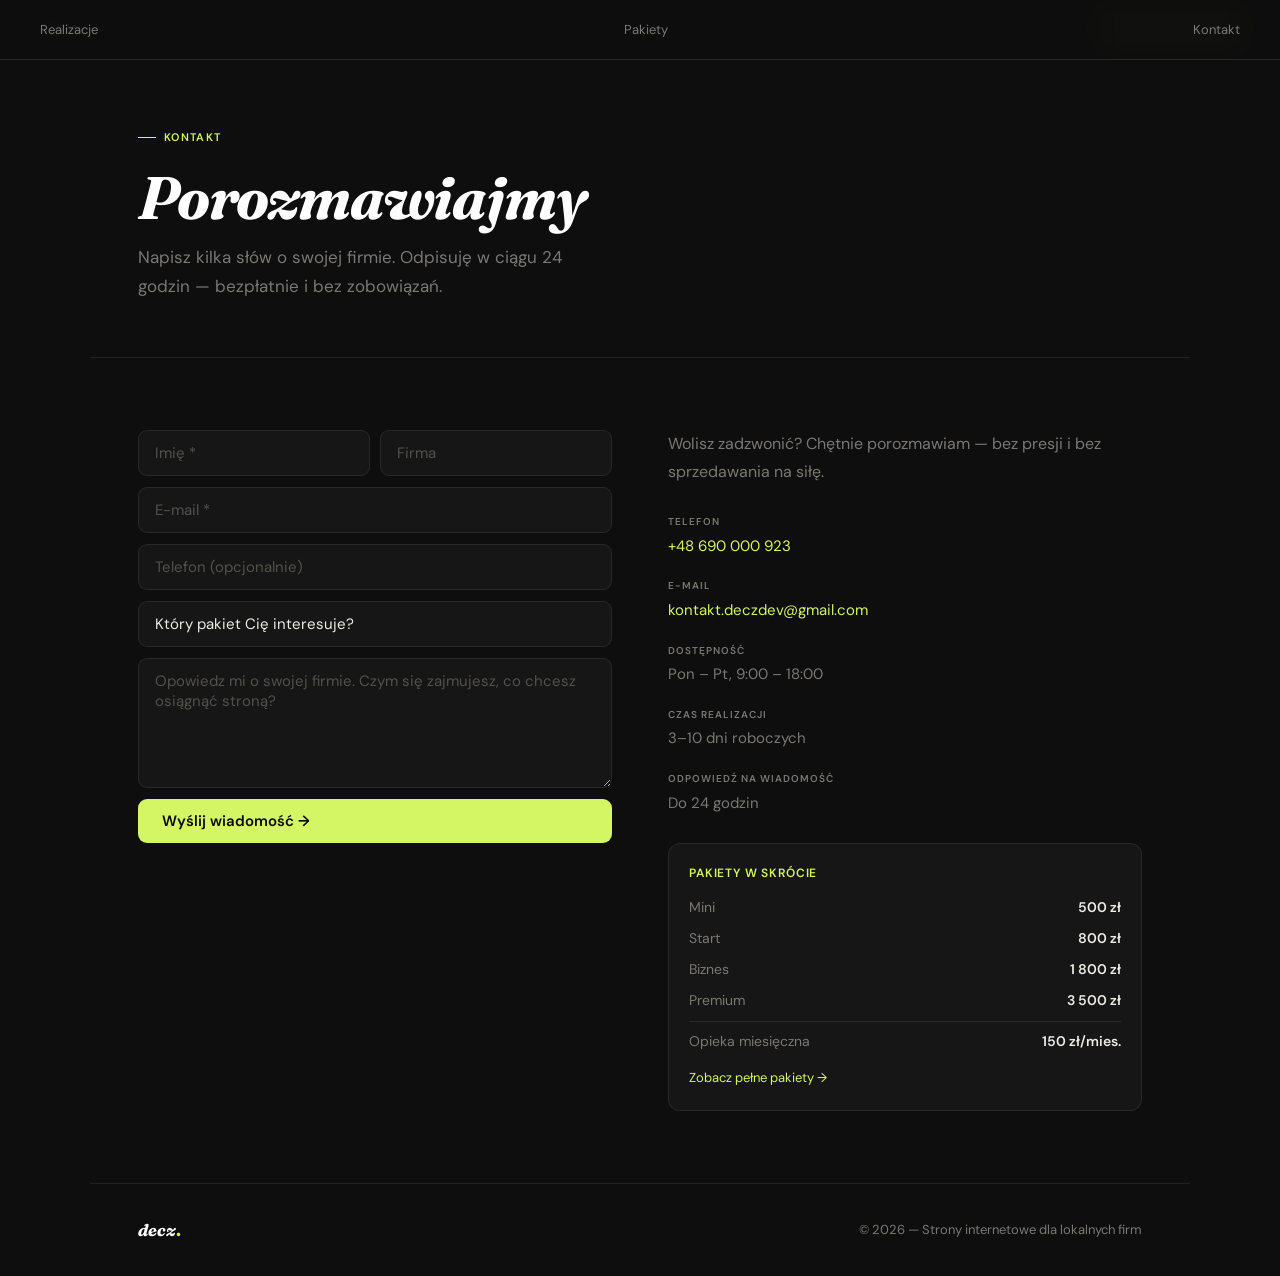
<file: kontakt.html>
<!DOCTYPE html>
<html lang="pl">
<head>
<meta charset="UTF-8">
<meta name="viewport" content="width=device-width, initial-scale=1.0">
<title>Kontakt — decz.dev</title>
<meta name="description" content="Napisz lub zadzwoń — wycena bezpłatnie, odpowiedź w 24 godziny.">
<link rel="preconnect" href="https://fonts.googleapis.com">
<link rel="preconnect" href="https://fonts.gstatic.com" crossorigin>
<link href="https://fonts.googleapis.com/css2?family=DM+Sans:wght@400;500;600&family=Fraunces:ital,wght@1,600;1,700&display=swap" rel="stylesheet">
<link rel="stylesheet" href="css/style.css">
<link rel="stylesheet" href="https://unpkg.com/aos@2.3.1/dist/aos.css">
</head>
<body>

<nav>
  <a href="index.html" class="nav-logo">decz<span>.</span></a>
  <ul class="nav-links" id="nav-links">
    <li><a href="https://decz.pl" class="nav-back">← decz.pl</a></li>
    <li><span class="nav-sep"></span></li>
    <li><a href="realizacje.html">Realizacje</a></li>
    <li><a href="pakiety.html">Pakiety</a></li>
    <li><a href="kontakt.html" class="nav-cta">Napisz do mnie</a></li>
  </ul>
  <button class="nav-burger" id="burger" aria-label="Menu">
    <span></span><span></span><span></span>
  </button>
</nav>

<div class="page-header">
  <div class="eyebrow" data-aos="fade-right">Kontakt</div>
  <h1 data-aos="fade-up" data-aos-delay="100">Porozmawiajmy</h1>
  <p>Napisz kilka słów o swojej firmie. Odpisuję w ciągu 24 godzin — bezpłatnie i bez zobowiązań.</p>
</div>

<section class="section">
  <div class="contact-wrapper">
    <form class="contact-form" data-aos="fade-right" data-aos-delay="150" id="contact-form" action="https://formspree.io/f/mlgkzerq" method="POST">
      <div class="form-row">
        <input type="text" name="imie" placeholder="Imię *" required>
        <input type="text" name="firma" placeholder="Firma">
      </div>
      <input type="email" name="email" placeholder="E-mail *" required>
      <input type="tel" name="telefon" placeholder="Telefon (opcjonalnie)">
      <select name="pakiet">
        <option value="" disabled selected>Który pakiet Cię interesuje?</option>
        <option value="mini">Mini — 500 zł</option>
        <option value="start">Start — 800 zł</option>
        <option value="biznes">Biznes — 1 800 zł</option>
        <option value="premium">Premium — 3 500 zł</option>
        <option value="opieka">Opieka miesięczna — 150 zł</option>
        <option value="inne">Nie wiem jeszcze</option>
      </select>
      <textarea name="wiadomosc" placeholder="Opowiedz mi o swojej firmie. Czym się zajmujesz, co chcesz osiągnąć stroną?" style="min-height:130px"></textarea>
      <button type="submit" class="btn-primary">Wyślij wiadomość →</button>
    </form>

    <div class="contact-info" data-aos="fade-left" data-aos-delay="150">
      <p style="font-size:16px;color:var(--muted);line-height:1.75;margin-bottom:8px">
        Wolisz zadzwonić? Chętnie porozmawiam — bez presji i bez sprzedawania na siłę.
      </p>

      <div class="contact-item">
        <span class="contact-item-label">Telefon</span>
        <span class="contact-item-val"><a href="tel:+48690000923">+48 690 000 923</a></span>
      </div>

      <div class="contact-item">
        <span class="contact-item-label">E-mail</span>
        <span class="contact-item-val"><a href="mailto:kontakt.deczdev@gmail.com">kontakt.deczdev@gmail.com</a></span>
      </div>

      <div class="contact-item">
        <span class="contact-item-label">Dostępność</span>
        <span class="contact-item-val" style="color:var(--muted)">Pon – Pt, 9:00 – 18:00</span>
      </div>

      <div class="contact-item">
        <span class="contact-item-label">Czas realizacji</span>
        <span class="contact-item-val" style="color:var(--muted)">3–10 dni roboczych</span>
      </div>

      <div class="contact-item">
        <span class="contact-item-label">Odpowiedź na wiadomość</span>
        <span class="contact-item-val" style="color:var(--muted)">Do 24 godzin</span>
      </div>

      <div style="background:var(--surface);border:1px solid var(--border);border-radius:var(--radius);padding:20px;margin-top:8px">
        <div style="font-size:12px;font-weight:600;letter-spacing:0.07em;text-transform:uppercase;color:var(--accent);margin-bottom:12px">Pakiety w skrócie</div>
        <div style="display:flex;flex-direction:column;gap:8px">
          <div style="display:flex;justify-content:space-between;font-size:14px">
            <span style="color:var(--muted)">Mini</span>
            <span style="font-weight:600">500 zł</span>
          </div>
          <div style="display:flex;justify-content:space-between;font-size:14px">
            <span style="color:var(--muted)">Start</span>
            <span style="font-weight:600">800 zł</span>
          </div>
          <div style="display:flex;justify-content:space-between;font-size:14px">
            <span style="color:var(--muted)">Biznes</span>
            <span style="font-weight:600">1 800 zł</span>
          </div>
          <div style="display:flex;justify-content:space-between;font-size:14px">
            <span style="color:var(--muted)">Premium</span>
            <span style="font-weight:600">3 500 zł</span>
          </div>
          <div style="border-top:1px solid var(--border);padding-top:8px;display:flex;justify-content:space-between;font-size:14px">
            <span style="color:var(--muted)">Opieka miesięczna</span>
            <span style="font-weight:600">150 zł/mies.</span>
          </div>
        </div>
        <a href="pakiety.html" style="display:inline-block;font-size:13px;color:var(--accent);margin-top:14px;text-decoration:none">Zobacz pełne pakiety →</a>
      </div>
    </div>

  </div>
</section>

<footer>
  <a href="index.html" class="footer-logo">decz<span>.</span></a>
  <nav class="footer-links">
    <a href="realizacje.html">Realizacje</a>
    <a href="pakiety.html">Pakiety</a>
    <a href="kontakt.html">Kontakt</a>
  </nav>
  <p>© 2026 — Strony internetowe dla lokalnych firm</p>
</footer>

<script src="js/main.js"></script>
<script src="https://unpkg.com/aos@2.3.1/dist/aos.js"></script>
<script>AOS.init({ duration: 700, once: true, offset: 60 });</script>
</body>
</html>
</file>
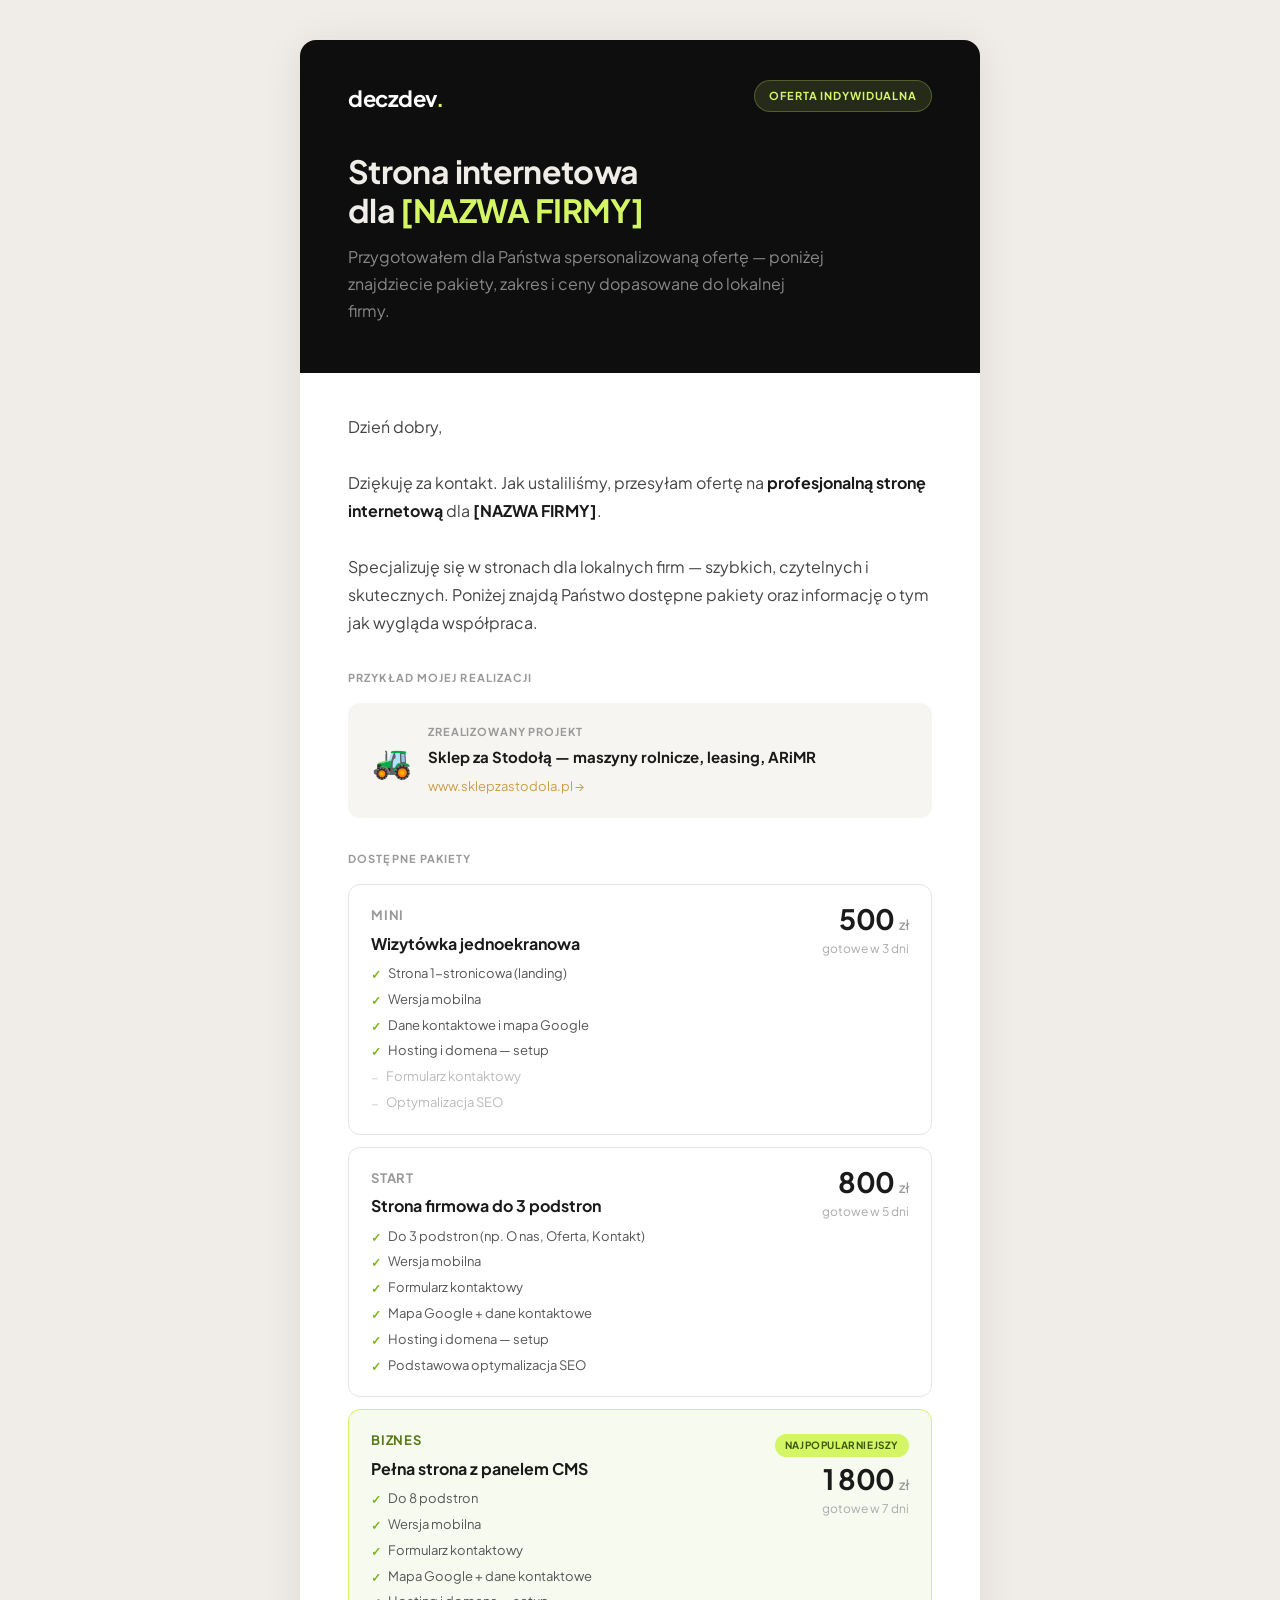
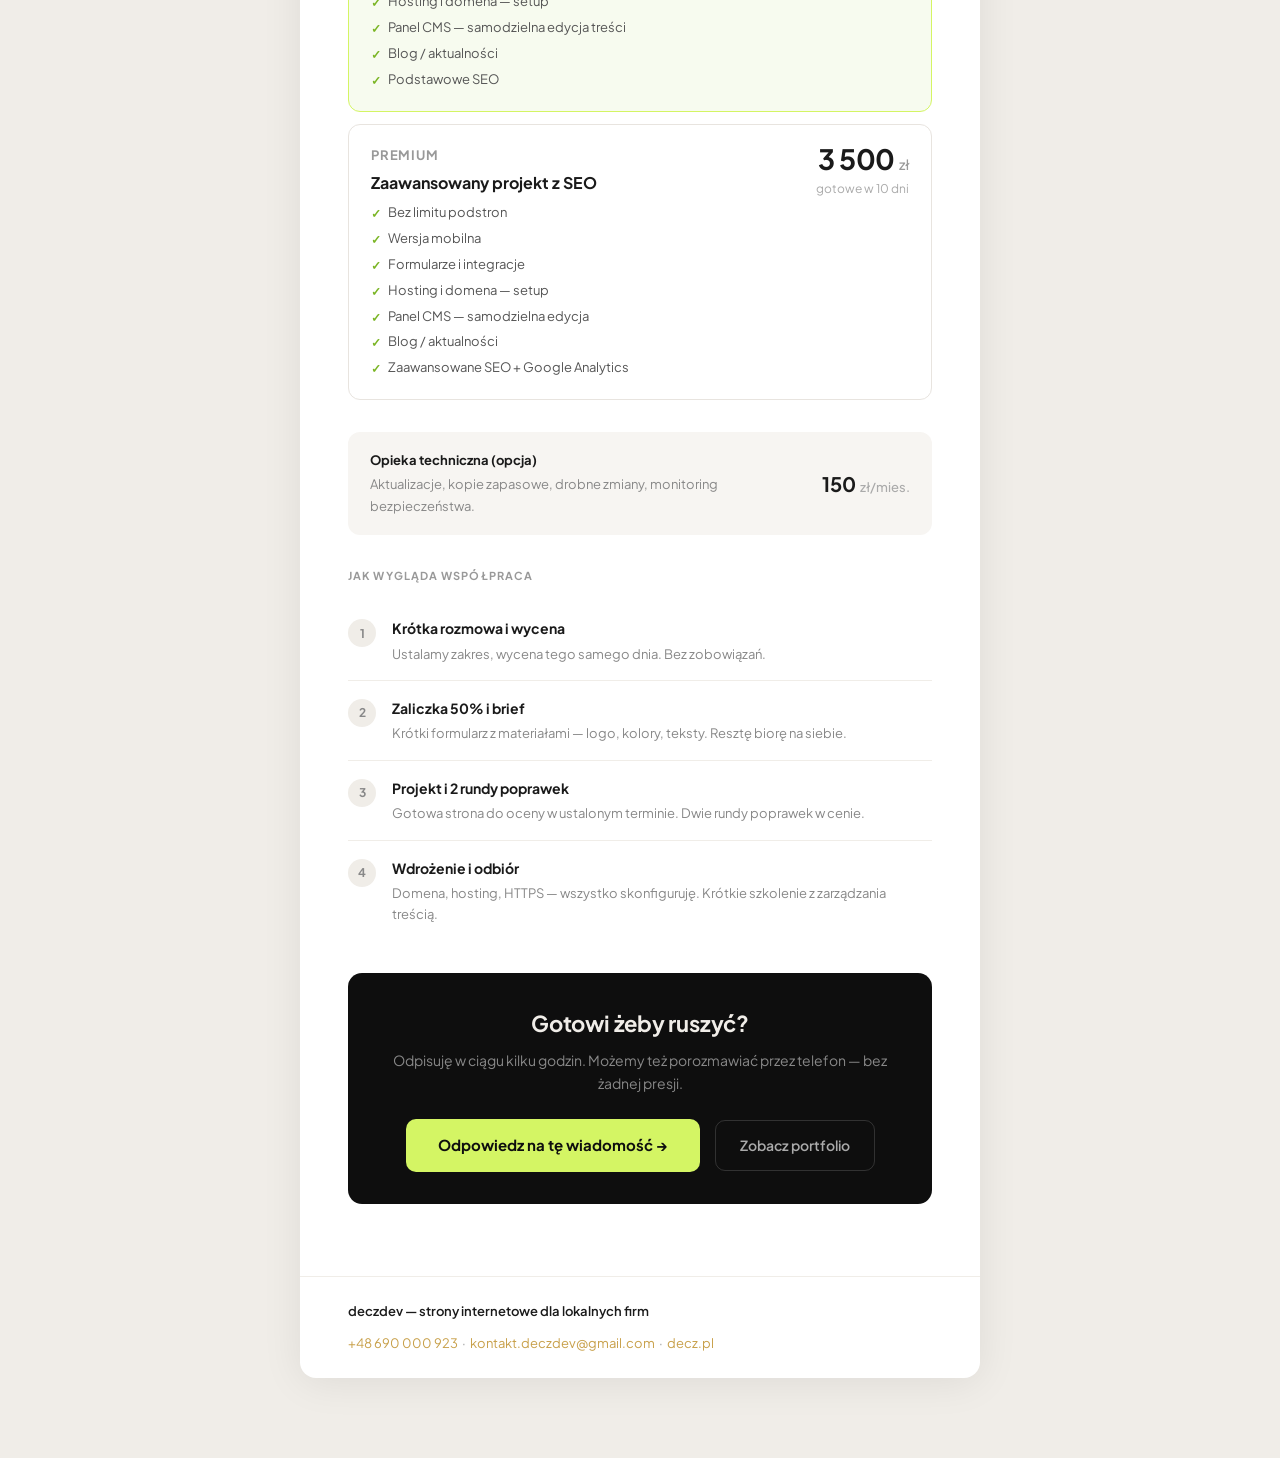
<file: oferta-mail.html>
<!DOCTYPE html>
<html lang="pl">
<head>
<meta charset="UTF-8">
<meta name="viewport" content="width=device-width, initial-scale=1.0">
<title>Oferta — Strona internetowa dla Twojej firmy</title>
<link rel="preconnect" href="https://fonts.googleapis.com">
<link rel="preconnect" href="https://fonts.gstatic.com" crossorigin>
<link href="https://fonts.googleapis.com/css2?family=Plus+Jakarta+Sans:wght@400;500;600;700&display=swap" rel="stylesheet">
<style>
  * { box-sizing: border-box; margin: 0; padding: 0; }
  body {
    background: #f0ede8;
    font-family: 'Plus Jakarta Sans', sans-serif;
    font-size: 16px;
    line-height: 1.65;
    color: #1a1a1a;
    -webkit-font-smoothing: antialiased;
    padding: 40px 20px 80px;
  }

  .wrapper {
    max-width: 680px;
    margin: 0 auto;
    background: #ffffff;
    border-radius: 16px;
    overflow: hidden;
    box-shadow: 0 4px 40px rgba(0,0,0,0.08);
  }

  /* HEADER */
  .header {
    background: #0e0e0e;
    padding: 40px 48px 36px;
    display: flex;
    justify-content: space-between;
    align-items: flex-start;
  }
  .header-logo {
    font-size: 22px;
    font-weight: 700;
    color: #ffffff;
    letter-spacing: -0.02em;
  }
  .header-logo span { color: #d4f564; }
  .header-badge {
    background: rgba(212,245,100,0.12);
    border: 1px solid rgba(212,245,100,0.25);
    color: #d4f564;
    font-size: 11px;
    font-weight: 700;
    letter-spacing: 0.08em;
    text-transform: uppercase;
    padding: 6px 14px;
    border-radius: 99px;
  }

  /* HERO */
  .hero {
    background: #0e0e0e;
    padding: 0 48px 48px;
  }
  .hero h1 {
    font-size: 32px;
    font-weight: 700;
    color: #f0ede8;
    line-height: 1.2;
    letter-spacing: -0.02em;
    margin-bottom: 14px;
  }
  .hero h1 em { font-style: normal; color: #d4f564; }
  .hero p {
    font-size: 16px;
    color: #888;
    line-height: 1.7;
    max-width: 480px;
  }

  /* DIVIDER */
  .divider { height: 1px; background: #f0ede8; }

  /* BODY */
  .body { padding: 40px 48px; }

  .greeting { font-size: 16px; color: #444; line-height: 1.75; margin-bottom: 32px; }
  .greeting strong { color: #1a1a1a; font-weight: 700; }

  /* REALIZACJA */
  .example-box {
    background: #f7f5f2;
    border-radius: 12px;
    padding: 20px 24px;
    margin-bottom: 32px;
    display: flex;
    align-items: center;
    gap: 16px;
  }
  .example-icon { font-size: 32px; flex-shrink: 0; }
  .example-label { font-size: 11px; font-weight: 700; letter-spacing: 0.08em; text-transform: uppercase; color: #999; margin-bottom: 4px; }
  .example-name { font-size: 15px; font-weight: 700; color: #1a1a1a; margin-bottom: 2px; }
  .example-url { font-size: 13px; color: #c8a04a; text-decoration: none; }

  /* PAKIETY */
  .section-label {
    font-size: 11px; font-weight: 700; letter-spacing: 0.1em;
    text-transform: uppercase; color: #999; margin-bottom: 16px;
  }

  .packages { display: flex; flex-direction: column; gap: 12px; margin-bottom: 32px; }

  .pkg {
    border: 1.5px solid #e8e4df;
    border-radius: 12px;
    padding: 20px 22px;
    display: flex;
    justify-content: space-between;
    align-items: flex-start;
    gap: 16px;
  }
  .pkg.featured {
    border-color: #d4f564;
    background: #f7fbef;
  }
  .pkg-left { flex: 1; }
  .pkg-name {
    font-size: 13px; font-weight: 700; letter-spacing: 0.06em;
    text-transform: uppercase; color: #999; margin-bottom: 4px;
  }
  .pkg.featured .pkg-name { color: #5a7a1a; }
  .pkg-title { font-size: 16px; font-weight: 700; color: #1a1a1a; margin-bottom: 6px; }
  .pkg-features {
    list-style: none;
    display: flex; flex-direction: column; gap: 4px;
  }
  .pkg-features li {
    font-size: 13px; color: #555;
    display: flex; align-items: flex-start; gap: 7px;
  }
  .pkg-features li::before {
    content: '✓'; color: #7ab524; font-weight: 700;
    font-size: 12px; flex-shrink: 0; margin-top: 2px;
  }
  .pkg-features li.off { color: #bbb; }
  .pkg-features li.off::before { content: '–'; color: #ddd; }
  .pkg-right { text-align: right; flex-shrink: 0; }
  .pkg-price { font-size: 28px; font-weight: 700; color: #1a1a1a; letter-spacing: -0.02em; line-height: 1; }
  .pkg-price span { font-size: 14px; font-weight: 500; color: #999; }
  .pkg-time { font-size: 12px; color: #aaa; margin-top: 6px; }
  .pkg-badge {
    background: #d4f564; color: #3a5a0a;
    font-size: 10px; font-weight: 700;
    letter-spacing: 0.06em; text-transform: uppercase;
    padding: 3px 10px; border-radius: 99px;
    margin-bottom: 8px; display: inline-block;
  }

  /* OPIEKA */
  .opieka {
    background: #f7f5f2; border-radius: 12px;
    padding: 18px 22px; margin-bottom: 32px;
    display: flex; justify-content: space-between; align-items: center; gap: 16px;
  }
  .opieka-label { font-size: 13px; font-weight: 700; color: #1a1a1a; margin-bottom: 3px; }
  .opieka-desc { font-size: 13px; color: #888; }
  .opieka-price { font-size: 20px; font-weight: 700; color: #1a1a1a; white-space: nowrap; }
  .opieka-price span { font-size: 13px; font-weight: 500; color: #aaa; }

  /* PROCES */
  .steps { display: flex; flex-direction: column; gap: 0; margin-bottom: 32px; }
  .step-row {
    display: flex; gap: 16px; align-items: flex-start;
    padding: 16px 0; border-bottom: 1px solid #f0ede8;
  }
  .step-row:last-child { border-bottom: none; }
  .step-num {
    width: 28px; height: 28px; border-radius: 50%;
    background: #f0ede8; display: flex; align-items: center;
    justify-content: center; font-size: 12px; font-weight: 700;
    color: #888; flex-shrink: 0; margin-top: 2px;
  }
  .step-title { font-size: 14px; font-weight: 700; color: #1a1a1a; margin-bottom: 3px; }
  .step-desc { font-size: 13px; color: #888; line-height: 1.6; }

  /* CTA */
  .cta-box {
    background: #0e0e0e; border-radius: 14px;
    padding: 32px 36px; text-align: center; margin-bottom: 32px;
  }
  .cta-box h2 { font-size: 22px; font-weight: 700; color: #f0ede8; margin-bottom: 8px; letter-spacing: -0.01em; }
  .cta-box p { font-size: 14px; color: #888; margin-bottom: 24px; line-height: 1.65; }
  .cta-btn {
    display: inline-block;
    background: #d4f564; color: #0e0e0e;
    font-weight: 700; font-size: 15px; padding: 14px 32px;
    border-radius: 10px; text-decoration: none;
    font-family: 'Plus Jakarta Sans', sans-serif;
  }
  .cta-btn-ghost {
    display: inline-block; margin-left: 12px;
    border: 1px solid rgba(255,255,255,0.15); color: #aaa;
    font-weight: 600; font-size: 14px; padding: 13px 24px;
    border-radius: 10px; text-decoration: none;
  }

  /* FOOTER */
  .footer {
    border-top: 1px solid #f0ede8;
    padding: 24px 48px;
    display: flex; justify-content: space-between; align-items: center; flex-wrap: wrap; gap: 10px;
  }
  .footer-sig { font-size: 13px; color: #1a1a1a; font-weight: 600; }
  .footer-contact { font-size: 13px; color: #999; }
  .footer-contact a { color: #c8a04a; text-decoration: none; }

  /* PRINT / PDF */
  @media print {
    body { background: white; padding: 0; }
    .wrapper { box-shadow: none; border-radius: 0; }
    .cta-btn, .cta-btn-ghost { display: none; }
  }
</style>
</head>
<body>

<div class="wrapper">

  
  <div class="header">
    <div class="header-logo">deczdev<span>.</span></div>
    <div class="header-badge">Oferta indywidualna</div>
  </div>

  
  <div class="hero">
    <h1>Strona internetowa<br>dla <em>[NAZWA FIRMY]</em></h1>
    <p>Przygotowałem dla Państwa spersonalizowaną ofertę — poniżej znajdziecie pakiety, zakres i ceny dopasowane do lokalnej firmy.</p>
  </div>

  
  <div class="body">

    
    <div class="greeting">
      Dzień dobry,<br><br>
      Dziękuję za kontakt. Jak ustaliliśmy, przesyłam ofertę na <strong>profesjonalną stronę internetową</strong> dla <strong>[NAZWA FIRMY]</strong>.<br><br>
      Specjalizuję się w stronach dla lokalnych firm — szybkich, czytelnych i skutecznych. Poniżej znajdą Państwo dostępne pakiety oraz informację o tym jak wygląda współpraca.
    </div>

    
    <div class="section-label">Przykład mojej realizacji</div>
    <div class="example-box">
      <div class="example-icon">🚜</div>
      <div>
        <div class="example-label">Zrealizowany projekt</div>
        <div class="example-name">Sklep za Stodołą — maszyny rolnicze, leasing, ARiMR</div>
        <a href="https://www.sklepzastodola.pl" class="example-url">www.sklepzastodola.pl →</a>
      </div>
    </div>

    
    <div class="section-label">Dostępne pakiety</div>
    <div class="packages">

      <div class="pkg">
        <div class="pkg-left">
          <div class="pkg-name">Mini</div>
          <div class="pkg-title">Wizytówka jednoekranowa</div>
          <ul class="pkg-features">
            <li>Strona 1-stronicowa (landing)</li>
            <li>Wersja mobilna</li>
            <li>Dane kontaktowe i mapa Google</li>
            <li>Hosting i domena — setup</li>
            <li class="off">Formularz kontaktowy</li>
            <li class="off">Optymalizacja SEO</li>
          </ul>
        </div>
        <div class="pkg-right">
          <div class="pkg-price">500 <span>zł</span></div>
          <div class="pkg-time">gotowe w 3 dni</div>
        </div>
      </div>

      <div class="pkg">
        <div class="pkg-left">
          <div class="pkg-name">Start</div>
          <div class="pkg-title">Strona firmowa do 3 podstron</div>
          <ul class="pkg-features">
            <li>Do 3 podstron (np. O nas, Oferta, Kontakt)</li>
            <li>Wersja mobilna</li>
            <li>Formularz kontaktowy</li>
            <li>Mapa Google + dane kontaktowe</li>
            <li>Hosting i domena — setup</li>
            <li>Podstawowa optymalizacja SEO</li>
          </ul>
        </div>
        <div class="pkg-right">
          <div class="pkg-price">800 <span>zł</span></div>
          <div class="pkg-time">gotowe w 5 dni</div>
        </div>
      </div>

      <div class="pkg featured">
        <div class="pkg-left">
          <div class="pkg-name">Biznes</div>
          <div class="pkg-title">Pełna strona z panelem CMS</div>
          <ul class="pkg-features">
            <li>Do 8 podstron</li>
            <li>Wersja mobilna</li>
            <li>Formularz kontaktowy</li>
            <li>Mapa Google + dane kontaktowe</li>
            <li>Hosting i domena — setup</li>
            <li>Panel CMS — samodzielna edycja treści</li>
            <li>Blog / aktualności</li>
            <li>Podstawowe SEO</li>
          </ul>
        </div>
        <div class="pkg-right">
          <div class="pkg-badge">Najpopularniejszy</div>
          <div class="pkg-price">1 800 <span>zł</span></div>
          <div class="pkg-time">gotowe w 7 dni</div>
        </div>
      </div>

      <div class="pkg">
        <div class="pkg-left">
          <div class="pkg-name">Premium</div>
          <div class="pkg-title">Zaawansowany projekt z SEO</div>
          <ul class="pkg-features">
            <li>Bez limitu podstron</li>
            <li>Wersja mobilna</li>
            <li>Formularze i integracje</li>
            <li>Hosting i domena — setup</li>
            <li>Panel CMS — samodzielna edycja</li>
            <li>Blog / aktualności</li>
            <li>Zaawansowane SEO + Google Analytics</li>
          </ul>
        </div>
        <div class="pkg-right">
          <div class="pkg-price">3 500 <span>zł</span></div>
          <div class="pkg-time">gotowe w 10 dni</div>
        </div>
      </div>

    </div>

    
    <div class="opieka">
      <div>
        <div class="opieka-label">Opieka techniczna (opcja)</div>
        <div class="opieka-desc">Aktualizacje, kopie zapasowe, drobne zmiany, monitoring bezpieczeństwa.</div>
      </div>
      <div class="opieka-price">150 <span>zł/mies.</span></div>
    </div>

    
    <div class="section-label">Jak wygląda współpraca</div>
    <div class="steps">
      <div class="step-row">
        <div class="step-num">1</div>
        <div>
          <div class="step-title">Krótka rozmowa i wycena</div>
          <div class="step-desc">Ustalamy zakres, wycena tego samego dnia. Bez zobowiązań.</div>
        </div>
      </div>
      <div class="step-row">
        <div class="step-num">2</div>
        <div>
          <div class="step-title">Zaliczka 50% i brief</div>
          <div class="step-desc">Krótki formularz z materiałami — logo, kolory, teksty. Resztę biorę na siebie.</div>
        </div>
      </div>
      <div class="step-row">
        <div class="step-num">3</div>
        <div>
          <div class="step-title">Projekt i 2 rundy poprawek</div>
          <div class="step-desc">Gotowa strona do oceny w ustalonym terminie. Dwie rundy poprawek w cenie.</div>
        </div>
      </div>
      <div class="step-row">
        <div class="step-num">4</div>
        <div>
          <div class="step-title">Wdrożenie i odbiór</div>
          <div class="step-desc">Domena, hosting, HTTPS — wszystko skonfiguruję. Krótkie szkolenie z zarządzania treścią.</div>
        </div>
      </div>
    </div>

    
    <div class="cta-box">
      <h2>Gotowi żeby ruszyć?</h2>
      <p>Odpisuję w ciągu kilku godzin. Możemy też porozmawiać przez telefon — bez żadnej presji.</p>
      
      <a href="mailto:kontakt.deczdev@gmail.com" class="cta-btn">Odpowiedz na tę wiadomość →</a>
      <a href="https://decz.pl" class="cta-btn-ghost">Zobacz portfolio</a>
    </div>

  </div>

  
  <div class="footer">
    <div class="footer-sig">deczdev — strony internetowe dla lokalnych firm</div>
    <div class="footer-contact">
      
      <a href="tel:+48690000923">+48 690 000 923</a> &nbsp;·&nbsp;
      <a href="mailto:kontakt.deczdev@gmail.com">kontakt.deczdev@gmail.com</a> &nbsp;·&nbsp;
      <a href="https://decz.pl">decz.pl</a>
    </div>
  </div>

</div>

</body>
</html>
</file>
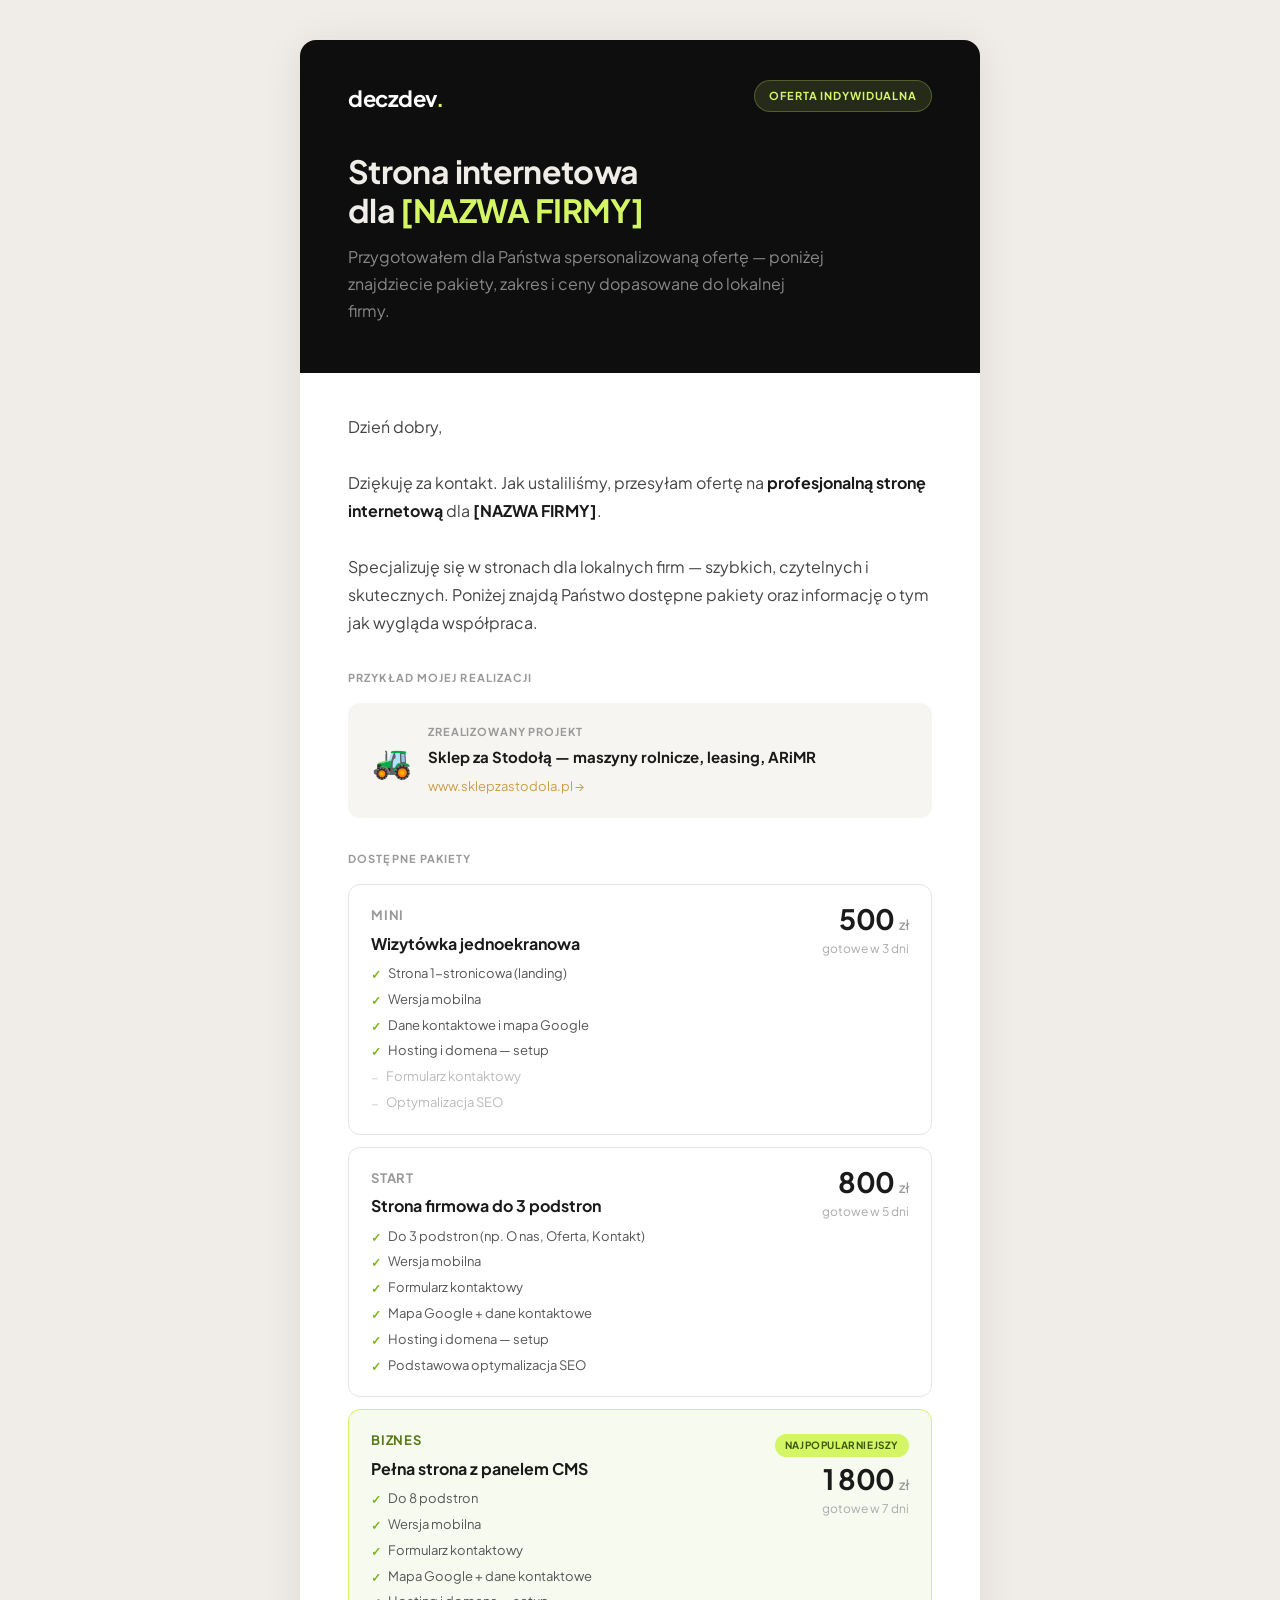
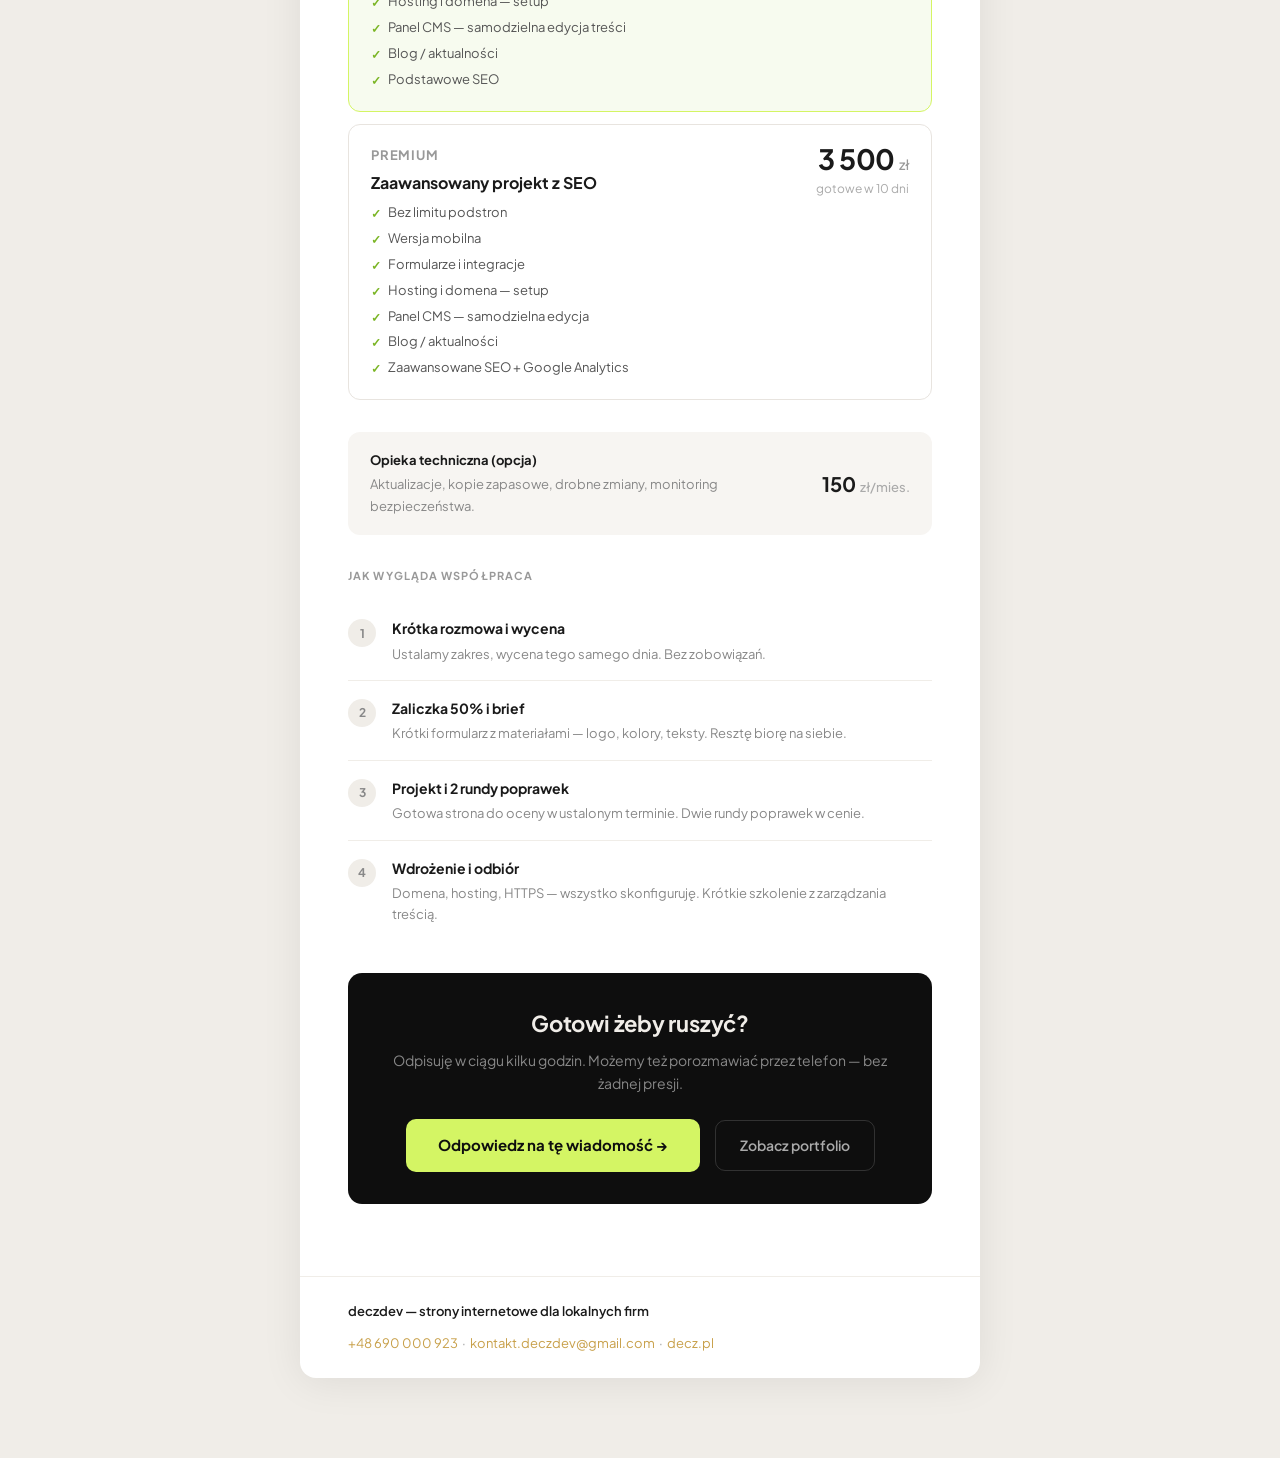
<file: oferta.html>
<!DOCTYPE html>
<html lang="pl">
<head>
<meta charset="UTF-8">
<meta name="viewport" content="width=device-width, initial-scale=1.0">
<title>Oferta — Strona internetowa dla Twojej firmy</title>
<link rel="preconnect" href="https://fonts.googleapis.com">
<link rel="preconnect" href="https://fonts.gstatic.com" crossorigin>
<link href="https://fonts.googleapis.com/css2?family=Plus+Jakarta+Sans:wght@400;500;600;700&display=swap" rel="stylesheet">
<style>
  * { box-sizing: border-box; margin: 0; padding: 0; }
  body {
    background: #f0ede8;
    font-family: 'Plus Jakarta Sans', sans-serif;
    font-size: 16px;
    line-height: 1.65;
    color: #1a1a1a;
    -webkit-font-smoothing: antialiased;
    padding: 40px 20px 80px;
  }

  .wrapper {
    max-width: 680px;
    margin: 0 auto;
    background: #ffffff;
    border-radius: 16px;
    overflow: hidden;
    box-shadow: 0 4px 40px rgba(0,0,0,0.08);
  }

  .header {
    background: #0e0e0e;
    padding: 40px 48px 36px;
    display: flex;
    justify-content: space-between;
    align-items: flex-start;
  }
  .header-logo {
    font-size: 22px;
    font-weight: 700;
    color: #ffffff;
    letter-spacing: -0.02em;
  }
  .header-logo span { color: #d4f564; }
  .header-badge {
    background: rgba(212,245,100,0.12);
    border: 1px solid rgba(212,245,100,0.25);
    color: #d4f564;
    font-size: 11px;
    font-weight: 700;
    letter-spacing: 0.08em;
    text-transform: uppercase;
    padding: 6px 14px;
    border-radius: 99px;
  }

  .hero {
    background: #0e0e0e;
    padding: 0 48px 48px;
  }
  .hero h1 {
    font-size: 32px;
    font-weight: 700;
    color: #f0ede8;
    line-height: 1.2;
    letter-spacing: -0.02em;
    margin-bottom: 14px;
  }
  .hero h1 em { font-style: normal; color: #d4f564; }
  .hero p {
    font-size: 16px;
    color: #888;
    line-height: 1.7;
    max-width: 480px;
  }

  .divider { height: 1px; background: #f0ede8; }

  .body { padding: 40px 48px; }

  .greeting { font-size: 16px; color: #444; line-height: 1.75; margin-bottom: 32px; }
  .greeting strong { color: #1a1a1a; font-weight: 700; }

  .example-box {
    background: #f7f5f2;
    border-radius: 12px;
    padding: 20px 24px;
    margin-bottom: 32px;
    display: flex;
    align-items: center;
    gap: 16px;
  }
  .example-icon { font-size: 32px; flex-shrink: 0; }
  .example-label { font-size: 11px; font-weight: 700; letter-spacing: 0.08em; text-transform: uppercase; color: #999; margin-bottom: 4px; }
  .example-name { font-size: 15px; font-weight: 700; color: #1a1a1a; margin-bottom: 2px; }
  .example-url { font-size: 13px; color: #c8a04a; text-decoration: none; }

  .section-label {
    font-size: 11px; font-weight: 700; letter-spacing: 0.1em;
    text-transform: uppercase; color: #999; margin-bottom: 16px;
  }

  .packages { display: flex; flex-direction: column; gap: 12px; margin-bottom: 32px; }

  .pkg {
    border: 1.5px solid #e8e4df;
    border-radius: 12px;
    padding: 20px 22px;
    display: flex;
    justify-content: space-between;
    align-items: flex-start;
    gap: 16px;
  }
  .pkg.featured {
    border-color: #d4f564;
    background: #f7fbef;
  }
  .pkg-left { flex: 1; }
  .pkg-name {
    font-size: 13px; font-weight: 700; letter-spacing: 0.06em;
    text-transform: uppercase; color: #999; margin-bottom: 4px;
  }
  .pkg.featured .pkg-name { color: #5a7a1a; }
  .pkg-title { font-size: 16px; font-weight: 700; color: #1a1a1a; margin-bottom: 6px; }
  .pkg-features {
    list-style: none;
    display: flex; flex-direction: column; gap: 4px;
  }
  .pkg-features li {
    font-size: 13px; color: #555;
    display: flex; align-items: flex-start; gap: 7px;
  }
  .pkg-features li::before {
    content: '✓'; color: #7ab524; font-weight: 700;
    font-size: 12px; flex-shrink: 0; margin-top: 2px;
  }
  .pkg-features li.off { color: #bbb; }
  .pkg-features li.off::before { content: '–'; color: #ddd; }
  .pkg-right { text-align: right; flex-shrink: 0; }
  .pkg-price { font-size: 28px; font-weight: 700; color: #1a1a1a; letter-spacing: -0.02em; line-height: 1; }
  .pkg-price span { font-size: 14px; font-weight: 500; color: #999; }
  .pkg-time { font-size: 12px; color: #aaa; margin-top: 6px; }
  .pkg-badge {
    background: #d4f564; color: #3a5a0a;
    font-size: 10px; font-weight: 700;
    letter-spacing: 0.06em; text-transform: uppercase;
    padding: 3px 10px; border-radius: 99px;
    margin-bottom: 8px; display: inline-block;
  }

  .opieka {
    background: #f7f5f2; border-radius: 12px;
    padding: 18px 22px; margin-bottom: 32px;
    display: flex; justify-content: space-between; align-items: center; gap: 16px;
  }
  .opieka-label { font-size: 13px; font-weight: 700; color: #1a1a1a; margin-bottom: 3px; }
  .opieka-desc { font-size: 13px; color: #888; }
  .opieka-price { font-size: 20px; font-weight: 700; color: #1a1a1a; white-space: nowrap; }
  .opieka-price span { font-size: 13px; font-weight: 500; color: #aaa; }

  .steps { display: flex; flex-direction: column; gap: 0; margin-bottom: 32px; }
  .step-row {
    display: flex; gap: 16px; align-items: flex-start;
    padding: 16px 0; border-bottom: 1px solid #f0ede8;
  }
  .step-row:last-child { border-bottom: none; }
  .step-num {
    width: 28px; height: 28px; border-radius: 50%;
    background: #f0ede8; display: flex; align-items: center;
    justify-content: center; font-size: 12px; font-weight: 700;
    color: #888; flex-shrink: 0; margin-top: 2px;
  }
  .step-title { font-size: 14px; font-weight: 700; color: #1a1a1a; margin-bottom: 3px; }
  .step-desc { font-size: 13px; color: #888; line-height: 1.6; }

  .cta-box {
    background: #0e0e0e; border-radius: 14px;
    padding: 32px 36px; text-align: center; margin-bottom: 32px;
  }
  .cta-box h2 { font-size: 22px; font-weight: 700; color: #f0ede8; margin-bottom: 8px; letter-spacing: -0.01em; }
  .cta-box p { font-size: 14px; color: #888; margin-bottom: 24px; line-height: 1.65; }
  .cta-btn {
    display: inline-block;
    background: #d4f564; color: #0e0e0e;
    font-weight: 700; font-size: 15px; padding: 14px 32px;
    border-radius: 10px; text-decoration: none;
    font-family: 'Plus Jakarta Sans', sans-serif;
  }
  .cta-btn-ghost {
    display: inline-block; margin-left: 12px;
    border: 1px solid rgba(255,255,255,0.15); color: #aaa;
    font-weight: 600; font-size: 14px; padding: 13px 24px;
    border-radius: 10px; text-decoration: none;
  }

  .footer {
    border-top: 1px solid #f0ede8;
    padding: 24px 48px;
    display: flex; justify-content: space-between; align-items: center; flex-wrap: wrap; gap: 10px;
  }
  .footer-sig { font-size: 13px; color: #1a1a1a; font-weight: 600; }
  .footer-contact { font-size: 13px; color: #999; }
  .footer-contact a { color: #c8a04a; text-decoration: none; }

  @media print {
    body { background: white; padding: 0; }
    .wrapper { box-shadow: none; border-radius: 0; }
    .cta-btn, .cta-btn-ghost { display: none; }
  }
</style>
</head>
<body>

<div class="wrapper">

  <div class="header">
    <div class="header-logo">deczdev<span>.</span></div>
    <div class="header-badge">Oferta indywidualna</div>
  </div>

  <div class="hero">
    <h1>Strona internetowa<br>dla <em>[NAZWA FIRMY]</em></h1>
    <p>Przygotowałem dla Państwa spersonalizowaną ofertę — poniżej znajdziecie pakiety, zakres i ceny dopasowane do lokalnej firmy.</p>
  </div>

  <div class="body">

    <div class="greeting">
      Dzień dobry,<br><br>
      Dziękuję za kontakt. Jak ustaliliśmy, przesyłam ofertę na <strong>profesjonalną stronę internetową</strong> dla <strong>[NAZWA FIRMY]</strong>.<br><br>
      Specjalizuję się w stronach dla lokalnych firm — szybkich, czytelnych i skutecznych. Poniżej znajdą Państwo dostępne pakiety oraz informację o tym jak wygląda współpraca.
    </div>

    <div class="section-label">Przykład mojej realizacji</div>
    <div class="example-box">
      <div class="example-icon">🚜</div>
      <div>
        <div class="example-label">Zrealizowany projekt</div>
        <div class="example-name">Sklep za Stodołą — maszyny rolnicze, leasing, ARiMR</div>
        <a href="https://www.sklepzastodola.pl" class="example-url">www.sklepzastodola.pl →</a>
      </div>
    </div>

    <div class="section-label">Dostępne pakiety</div>
    <div class="packages">

      <div class="pkg">
        <div class="pkg-left">
          <div class="pkg-name">Mini</div>
          <div class="pkg-title">Wizytówka jednoekranowa</div>
          <ul class="pkg-features">
            <li>Strona 1-stronicowa (landing)</li>
            <li>Wersja mobilna</li>
            <li>Dane kontaktowe i mapa Google</li>
            <li>Hosting i domena — setup</li>
            <li class="off">Formularz kontaktowy</li>
            <li class="off">Optymalizacja SEO</li>
          </ul>
        </div>
        <div class="pkg-right">
          <div class="pkg-price">500 <span>zł</span></div>
          <div class="pkg-time">gotowe w 3 dni</div>
        </div>
      </div>

      <div class="pkg">
        <div class="pkg-left">
          <div class="pkg-name">Start</div>
          <div class="pkg-title">Strona firmowa do 3 podstron</div>
          <ul class="pkg-features">
            <li>Do 3 podstron (np. O nas, Oferta, Kontakt)</li>
            <li>Wersja mobilna</li>
            <li>Formularz kontaktowy</li>
            <li>Mapa Google + dane kontaktowe</li>
            <li>Hosting i domena — setup</li>
            <li>Podstawowa optymalizacja SEO</li>
          </ul>
        </div>
        <div class="pkg-right">
          <div class="pkg-price">800 <span>zł</span></div>
          <div class="pkg-time">gotowe w 5 dni</div>
        </div>
      </div>

      <div class="pkg featured">
        <div class="pkg-left">
          <div class="pkg-name">Biznes</div>
          <div class="pkg-title">Pełna strona z panelem CMS</div>
          <ul class="pkg-features">
            <li>Do 8 podstron</li>
            <li>Wersja mobilna</li>
            <li>Formularz kontaktowy</li>
            <li>Mapa Google + dane kontaktowe</li>
            <li>Hosting i domena — setup</li>
            <li>Panel CMS — samodzielna edycja treści</li>
            <li>Blog / aktualności</li>
            <li>Podstawowe SEO</li>
          </ul>
        </div>
        <div class="pkg-right">
          <div class="pkg-badge">Najpopularniejszy</div>
          <div class="pkg-price">1 800 <span>zł</span></div>
          <div class="pkg-time">gotowe w 7 dni</div>
        </div>
      </div>

      <div class="pkg">
        <div class="pkg-left">
          <div class="pkg-name">Premium</div>
          <div class="pkg-title">Zaawansowany projekt z SEO</div>
          <ul class="pkg-features">
            <li>Bez limitu podstron</li>
            <li>Wersja mobilna</li>
            <li>Formularze i integracje</li>
            <li>Hosting i domena — setup</li>
            <li>Panel CMS — samodzielna edycja</li>
            <li>Blog / aktualności</li>
            <li>Zaawansowane SEO + Google Analytics</li>
          </ul>
        </div>
        <div class="pkg-right">
          <div class="pkg-price">3 500 <span>zł</span></div>
          <div class="pkg-time">gotowe w 10 dni</div>
        </div>
      </div>

    </div>

    <div class="opieka">
      <div>
        <div class="opieka-label">Opieka techniczna (opcja)</div>
        <div class="opieka-desc">Aktualizacje, kopie zapasowe, drobne zmiany, monitoring bezpieczeństwa.</div>
      </div>
      <div class="opieka-price">150 <span>zł/mies.</span></div>
    </div>

    <div class="section-label">Jak wygląda współpraca</div>
    <div class="steps">
      <div class="step-row">
        <div class="step-num">1</div>
        <div>
          <div class="step-title">Krótka rozmowa i wycena</div>
          <div class="step-desc">Ustalamy zakres, wycena tego samego dnia. Bez zobowiązań.</div>
        </div>
      </div>
      <div class="step-row">
        <div class="step-num">2</div>
        <div>
          <div class="step-title">Zaliczka 50% i brief</div>
          <div class="step-desc">Krótki formularz z materiałami — logo, kolory, teksty. Resztę biorę na siebie.</div>
        </div>
      </div>
      <div class="step-row">
        <div class="step-num">3</div>
        <div>
          <div class="step-title">Projekt i 2 rundy poprawek</div>
          <div class="step-desc">Gotowa strona do oceny w ustalonym terminie. Dwie rundy poprawek w cenie.</div>
        </div>
      </div>
      <div class="step-row">
        <div class="step-num">4</div>
        <div>
          <div class="step-title">Wdrożenie i odbiór</div>
          <div class="step-desc">Domena, hosting, HTTPS — wszystko skonfiguruję. Krótkie szkolenie z zarządzania treścią.</div>
        </div>
      </div>
    </div>

    <div class="cta-box">
      <h2>Gotowi żeby ruszyć?</h2>
      <p>Odpisuję w ciągu kilku godzin. Możemy też porozmawiać przez telefon — bez żadnej presji.</p>
      <a href="mailto:kontakt.deczdev@gmail.com" class="cta-btn">Odpowiedz na tę wiadomość →</a>
      <a href="https://decz.pl" class="cta-btn-ghost">Zobacz portfolio</a>
    </div>

  </div>

  <div class="footer">
    <div class="footer-sig">deczdev — strony internetowe dla lokalnych firm</div>
    <div class="footer-contact">
      <a href="tel:+48690000923">+48 690 000 923</a> &nbsp;·&nbsp;
      <a href="mailto:kontakt.deczdev@gmail.com">kontakt.deczdev@gmail.com</a> &nbsp;·&nbsp;
      <a href="https://decz.pl">decz.pl</a>
    </div>
  </div>

</div><!-- /wrapper -->

</body>
</html>
</file>
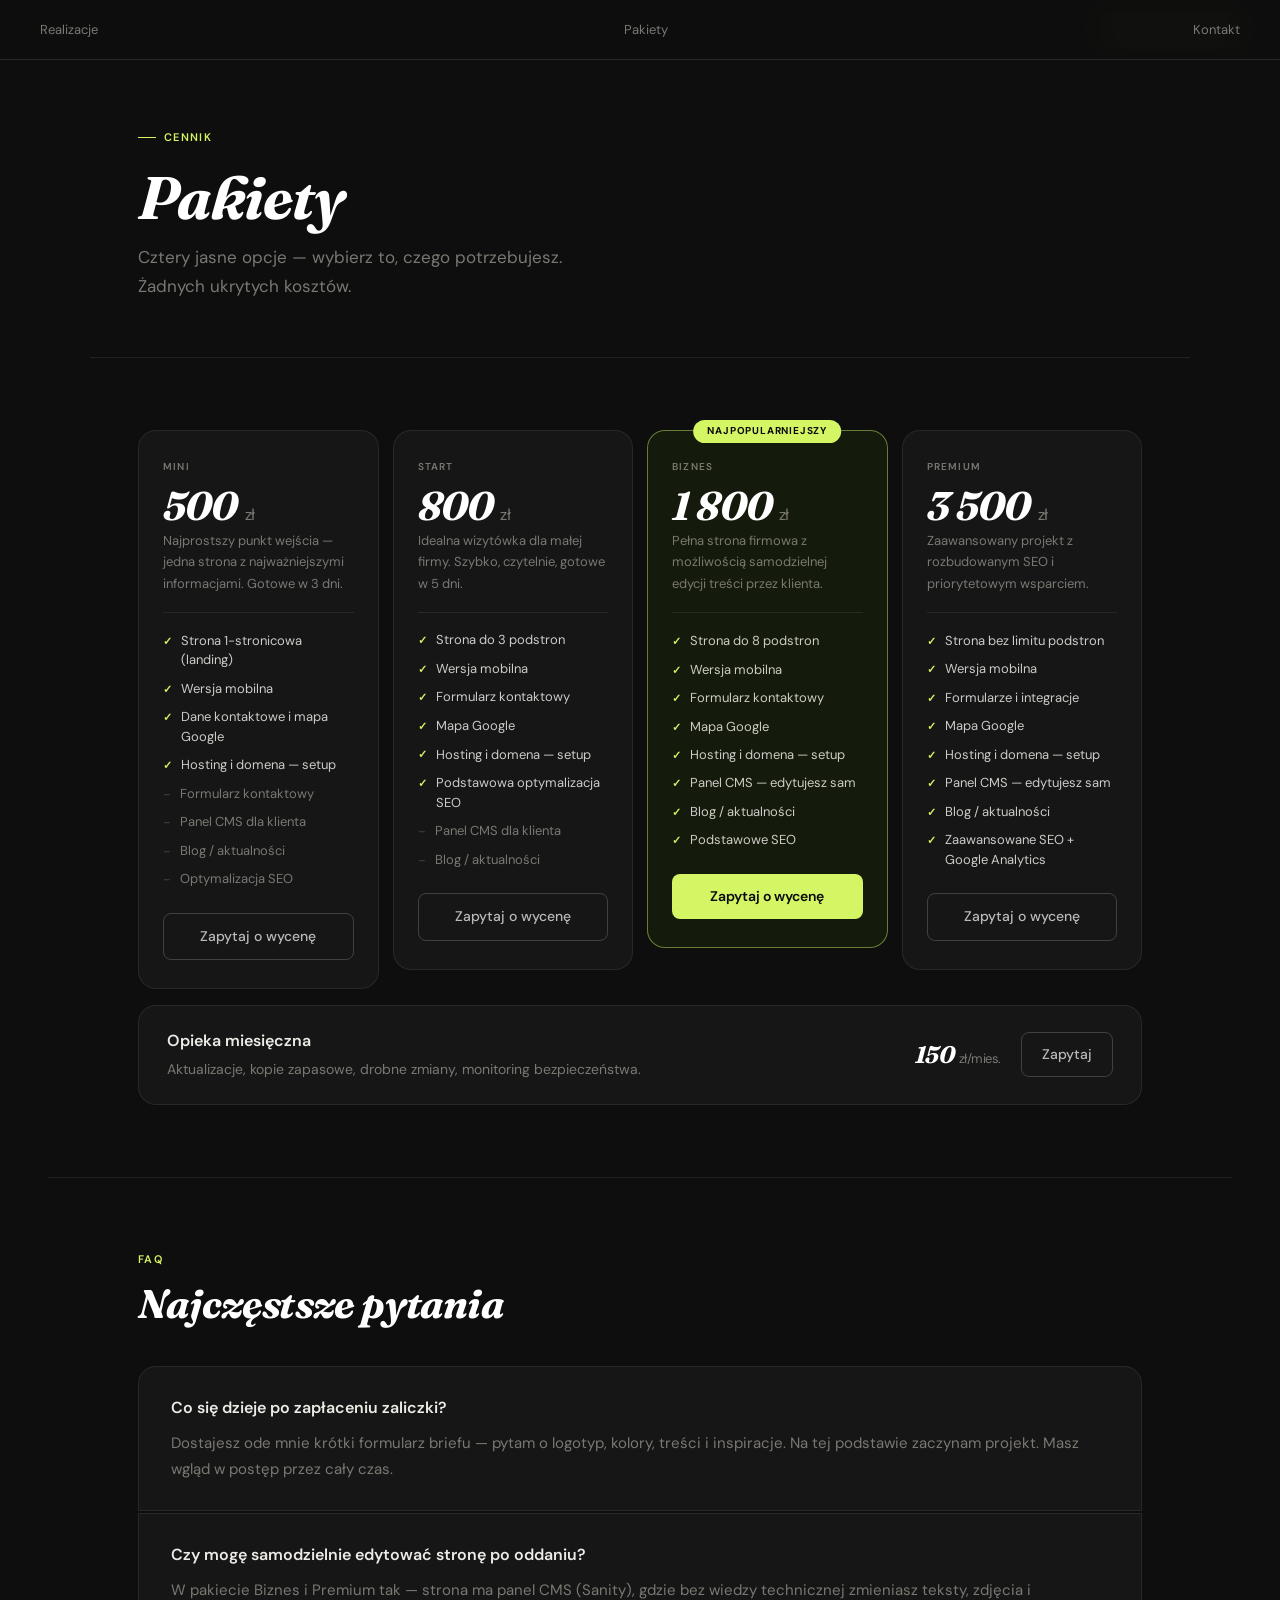
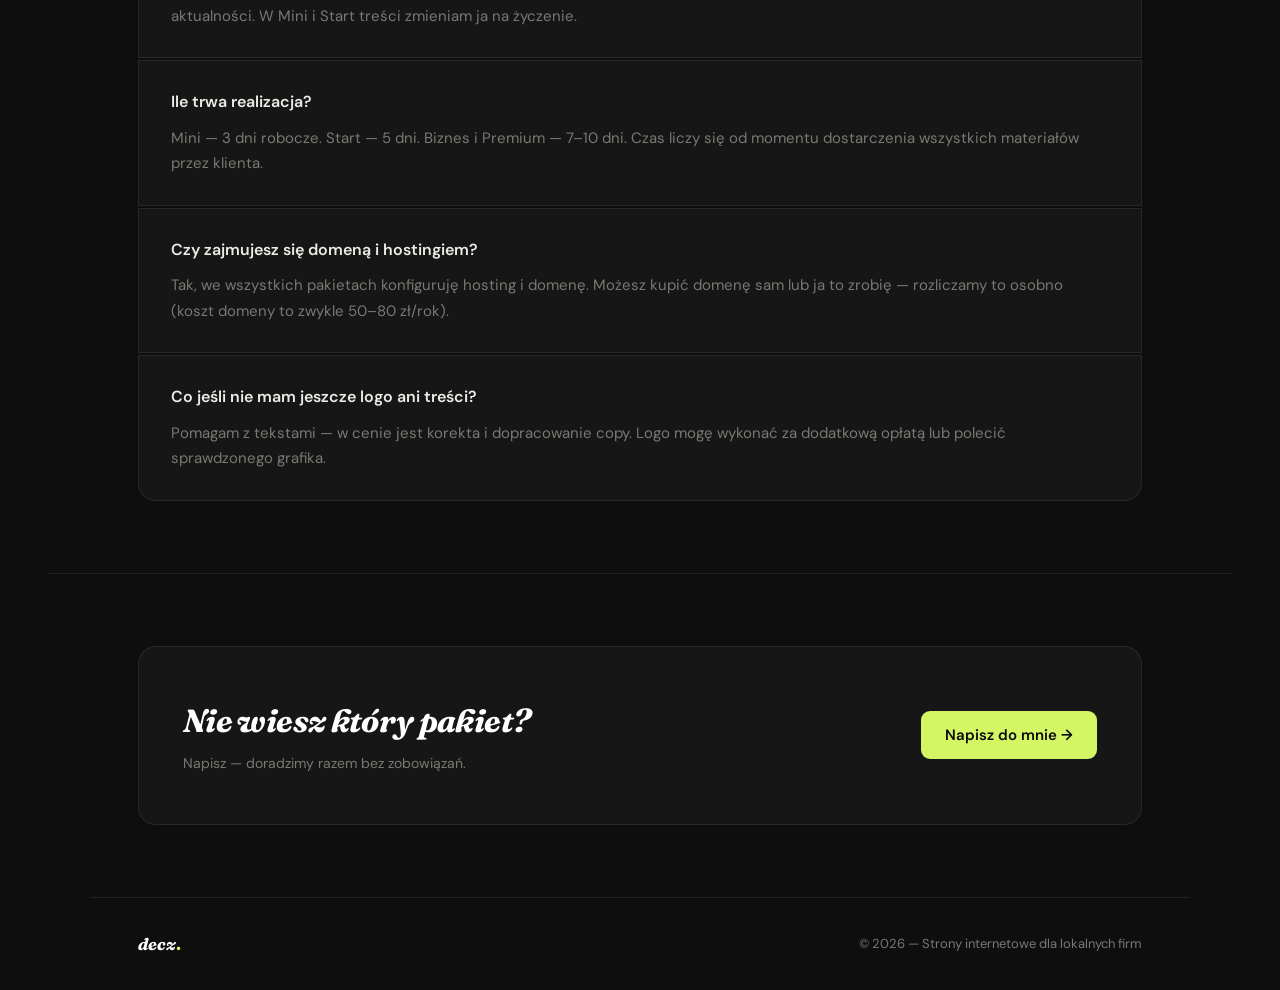
<file: pakiety.html>
<!DOCTYPE html>
<html lang="pl">
<head>
<meta charset="UTF-8">
<meta name="viewport" content="width=device-width, initial-scale=1.0">
<title>Pakiety — deczdev</title>
<meta name="description" content="Strony internetowe dla lokalnych firm — 4 pakiety od 500 zł. Bez ukrytych kosztów.">
<link rel="preconnect" href="https://fonts.googleapis.com">
<link rel="preconnect" href="https://fonts.gstatic.com" crossorigin>
<link href="https://fonts.googleapis.com/css2?family=DM+Sans:wght@400;500;600&family=Fraunces:ital,wght@1,600;1,700&display=swap" rel="stylesheet">
<link rel="stylesheet" href="css/style.css">
<link rel="stylesheet" href="https://unpkg.com/aos@2.3.1/dist/aos.css">
</head>
<body>

<nav>
  <a href="index.html" class="nav-logo">decz<span>.</span></a>
  <ul class="nav-links" id="nav-links">
    <li><a href="https://decz.pl" class="nav-back">← decz.pl</a></li>
    <li><span class="nav-sep"></span></li>
    <li><a href="realizacje.html">Realizacje</a></li>
    <li><a href="pakiety.html">Pakiety</a></li>
    <li><a href="kontakt.html" class="nav-cta">Napisz do mnie</a></li>
  </ul>
  <button class="nav-burger" id="burger" aria-label="Menu">
    <span></span><span></span><span></span>
  </button>
</nav>

<div class="page-header">
  <div class="eyebrow" data-aos="fade-right">Cennik</div>
  <h1 data-aos="fade-up" data-aos-delay="100">Pakiety</h1>
  <p>Cztery jasne opcje — wybierz to, czego potrzebujesz. Żadnych ukrytych kosztów.</p>
</div>

<section class="section">
  <div class="packages-grid">

    <div class="package-card" data-aos="fade-up" data-aos-delay="100">
      <div class="package-name">Mini</div>
      <div class="package-price">500 <span>zł</span></div>
      <p class="package-desc">Najprostszy punkt wejścia — jedna strona z najważniejszymi informacjami. Gotowe w 3 dni.</p>
      <ul class="package-features">
        <li>Strona 1-stronicowa (landing)</li>
        <li>Wersja mobilna</li>
        <li>Dane kontaktowe i mapa Google</li>
        <li>Hosting i domena — setup</li>
        <li class="off">Formularz kontaktowy</li>
        <li class="off">Panel CMS dla klienta</li>
        <li class="off">Blog / aktualności</li>
        <li class="off">Optymalizacja SEO</li>
      </ul>
      <a href="kontakt.html" class="btn-outline">Zapytaj o wycenę</a>
    </div>

    <div class="package-card" data-aos="fade-up" data-aos-delay="200">
      <div class="package-name">Start</div>
      <div class="package-price">800 <span>zł</span></div>
      <p class="package-desc">Idealna wizytówka dla małej firmy. Szybko, czytelnie, gotowe w 5 dni.</p>
      <ul class="package-features">
        <li>Strona do 3 podstron</li>
        <li>Wersja mobilna</li>
        <li>Formularz kontaktowy</li>
        <li>Mapa Google</li>
        <li>Hosting i domena — setup</li>
        <li>Podstawowa optymalizacja SEO</li>
        <li class="off">Panel CMS dla klienta</li>
        <li class="off">Blog / aktualności</li>
      </ul>
      <a href="kontakt.html" class="btn-outline">Zapytaj o wycenę</a>
    </div>

    <div class="package-card featured" data-aos="zoom-in" data-aos-delay="300">
      <div class="featured-badge">Najpopularniejszy</div>
      <div class="package-name">Biznes</div>
      <div class="package-price">1 800 <span>zł</span></div>
      <p class="package-desc">Pełna strona firmowa z możliwością samodzielnej edycji treści przez klienta.</p>
      <ul class="package-features">
        <li>Strona do 8 podstron</li>
        <li>Wersja mobilna</li>
        <li>Formularz kontaktowy</li>
        <li>Mapa Google</li>
        <li>Hosting i domena — setup</li>
        <li>Panel CMS — edytujesz sam</li>
        <li>Blog / aktualności</li>
        <li>Podstawowe SEO</li>
      </ul>
      <a href="kontakt.html" class="btn-solid">Zapytaj o wycenę</a>
    </div>

    <div class="package-card" data-aos="fade-up" data-aos-delay="400">
      <div class="package-name">Premium</div>
      <div class="package-price">3 500 <span>zł</span></div>
      <p class="package-desc">Zaawansowany projekt z rozbudowanym SEO i priorytetowym wsparciem.</p>
      <ul class="package-features">
        <li>Strona bez limitu podstron</li>
        <li>Wersja mobilna</li>
        <li>Formularze i integracje</li>
        <li>Mapa Google</li>
        <li>Hosting i domena — setup</li>
        <li>Panel CMS — edytujesz sam</li>
        <li>Blog / aktualności</li>
        <li>Zaawansowane SEO + Google Analytics</li>
      </ul>
      <a href="kontakt.html" class="btn-outline">Zapytaj o wycenę</a>
    </div>

  </div>

  <div class="opieka-bar" data-aos="fade-up">
    <div>
      <div style="font-weight:600;font-size:16px;margin-bottom:4px">Opieka miesięczna</div>
      <div style="font-size:14px;color:var(--muted)">Aktualizacje, kopie zapasowe, drobne zmiany, monitoring bezpieczeństwa.</div>
    </div>
    <div style="display:flex;align-items:center;gap:20px;flex-wrap:wrap">
      <div class="price">150 <span>zł/mies.</span></div>
      <a href="kontakt.html" class="btn-outline" style="padding:10px 20px;white-space:nowrap">Zapytaj</a>
    </div>
  </div>
</section>

<hr class="divider">

<section class="section">
  <div class="section-label">FAQ</div>
  <h2 class="section-title">Najczęstsze pytania</h2>

  <div style="display:flex;flex-direction:column;gap:2px;margin-top:40px">
    <div style="background:var(--surface);border:1px solid var(--border);border-radius:var(--radius-lg) var(--radius-lg) 0 0;padding:28px 32px">
      <div style="font-weight:600;font-size:16px;margin-bottom:10px">Co się dzieje po zapłaceniu zaliczki?</div>
      <div style="font-size:15px;color:var(--muted);line-height:1.7">Dostajesz ode mnie krótki formularz briefu — pytam o logotyp, kolory, treści i inspiracje. Na tej podstawie zaczynam projekt. Masz wgląd w postęp przez cały czas.</div>
    </div>
    <div style="background:var(--surface);border:1px solid var(--border);padding:28px 32px">
      <div style="font-weight:600;font-size:16px;margin-bottom:10px">Czy mogę samodzielnie edytować stronę po oddaniu?</div>
      <div style="font-size:15px;color:var(--muted);line-height:1.7">W pakiecie Biznes i Premium tak — strona ma panel CMS (Sanity), gdzie bez wiedzy technicznej zmieniasz teksty, zdjęcia i aktualności. W Mini i Start treści zmieniam ja na życzenie.</div>
    </div>
    <div style="background:var(--surface);border:1px solid var(--border);padding:28px 32px">
      <div style="font-weight:600;font-size:16px;margin-bottom:10px">Ile trwa realizacja?</div>
      <div style="font-size:15px;color:var(--muted);line-height:1.7">Mini — 3 dni robocze. Start — 5 dni. Biznes i Premium — 7–10 dni. Czas liczy się od momentu dostarczenia wszystkich materiałów przez klienta.</div>
    </div>
    <div style="background:var(--surface);border:1px solid var(--border);padding:28px 32px">
      <div style="font-weight:600;font-size:16px;margin-bottom:10px">Czy zajmujesz się domeną i hostingiem?</div>
      <div style="font-size:15px;color:var(--muted);line-height:1.7">Tak, we wszystkich pakietach konfiguruję hosting i domenę. Możesz kupić domenę sam lub ja to zrobię — rozliczamy to osobno (koszt domeny to zwykle 50–80 zł/rok).</div>
    </div>
    <div style="background:var(--surface);border:1px solid var(--border);border-radius:0 0 var(--radius-lg) var(--radius-lg);padding:28px 32px">
      <div style="font-weight:600;font-size:16px;margin-bottom:10px">Co jeśli nie mam jeszcze logo ani treści?</div>
      <div style="font-size:15px;color:var(--muted);line-height:1.7">Pomagam z tekstami — w cenie jest korekta i dopracowanie copy. Logo mogę wykonać za dodatkową opłatą lub polecić sprawdzonego grafika.</div>
    </div>
  </div>
</section>

<hr class="divider">

<section class="section">
  <div class="cta-banner" data-aos="fade-up">
    <div>
      <h2>Nie wiesz który pakiet?</h2>
      <p>Napisz — doradzimy razem bez zobowiązań.</p>
    </div>
    <a href="kontakt.html" class="btn-primary">Napisz do mnie →</a>
  </div>
</section>

<footer>
  <a href="index.html" class="footer-logo">decz<span>.</span></a>
  <nav class="footer-links">
    <a href="realizacje.html">Realizacje</a>
    <a href="pakiety.html">Pakiety</a>
    <a href="kontakt.html">Kontakt</a>
  </nav>
  <p>© 2026 — Strony internetowe dla lokalnych firm</p>
</footer>

<script src="js/main.js"></script>
<script src="https://unpkg.com/aos@2.3.1/dist/aos.js"></script>
<script>AOS.init({ duration: 700, once: true, offset: 60 });</script>
</body>
</html>
</file>
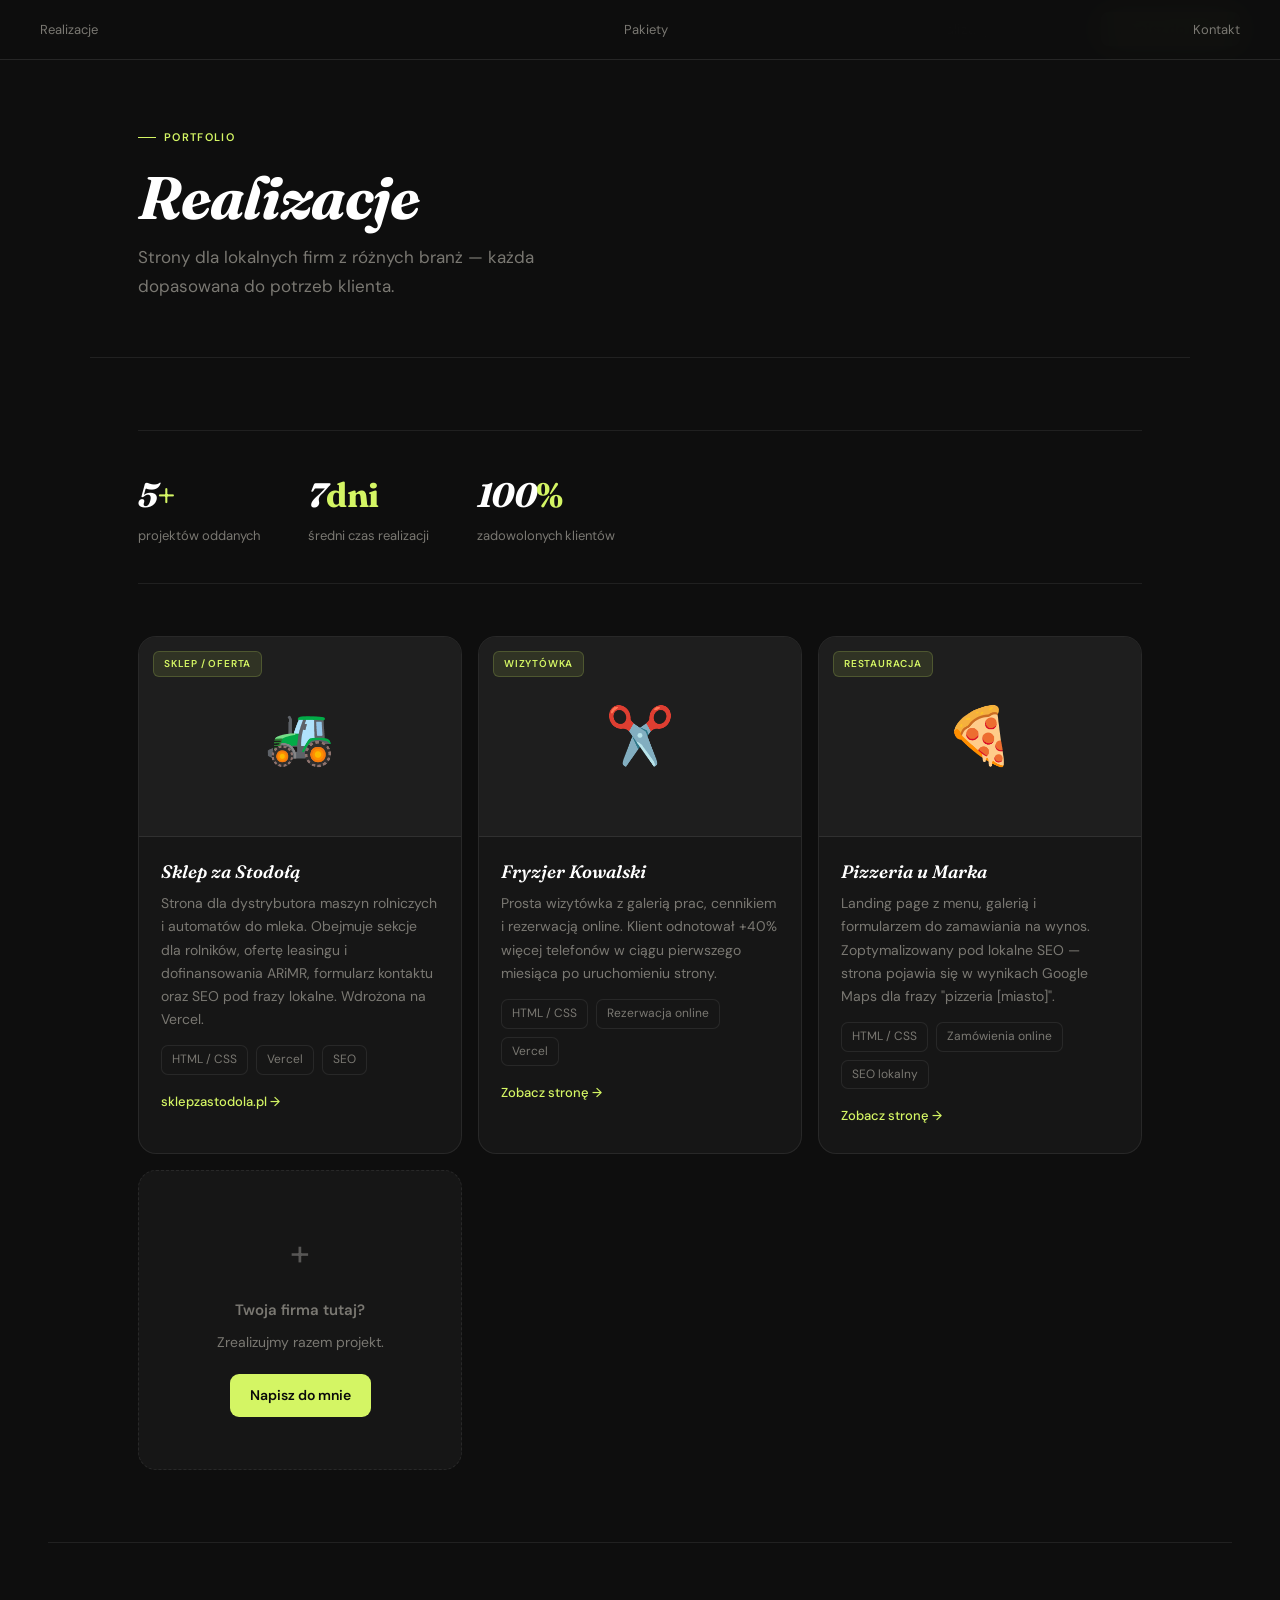
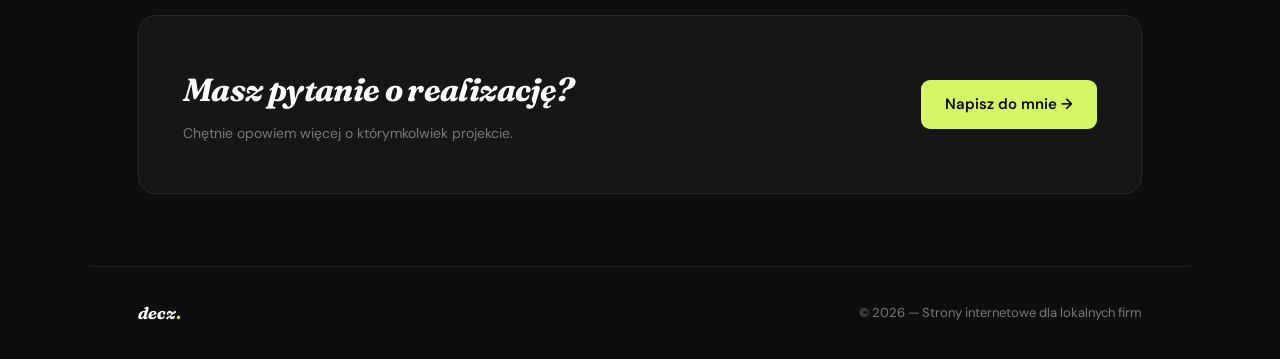
<file: realizacje.html>
<!DOCTYPE html>
<html lang="pl">
<head>
<meta charset="UTF-8">
<meta name="viewport" content="width=device-width, initial-scale=1.0">
<title>Realizacje — deczdev</title>
<meta name="description" content="Sprawdź zrealizowane projekty stron internetowych dla lokalnych firm.">
<link rel="preconnect" href="https://fonts.googleapis.com">
<link rel="preconnect" href="https://fonts.gstatic.com" crossorigin>
<link href="https://fonts.googleapis.com/css2?family=DM+Sans:wght@400;500;600&family=Fraunces:ital,wght@1,600;1,700&display=swap" rel="stylesheet">
<link rel="stylesheet" href="css/style.css">
<link rel="stylesheet" href="https://unpkg.com/aos@2.3.1/dist/aos.css">
</head>
<body>

<nav>
  <a href="index.html" class="nav-logo">decz<span>.</span></a>
  <ul class="nav-links" id="nav-links">
    <li><a href="https://decz.pl" class="nav-back">← decz.pl</a></li>
    <li><span class="nav-sep"></span></li>
    <li><a href="realizacje.html">Realizacje</a></li>
    <li><a href="pakiety.html">Pakiety</a></li>
    <li><a href="kontakt.html" class="nav-cta">Napisz do mnie</a></li>
  </ul>
  <button class="nav-burger" id="burger" aria-label="Menu">
    <span></span><span></span><span></span>
  </button>
</nav>

<div class="page-header">
  <div class="eyebrow" data-aos="fade-right">Portfolio</div>
  <h1 data-aos="fade-up" data-aos-delay="100">Realizacje</h1>
  <p>Strony dla lokalnych firm z różnych branż — każda dopasowana do potrzeb klienta.</p>
</div>

<section class="section">
  <div class="stats-bar" data-aos="fade-up">
    <div>
      <div class="stat-num">5<span>+</span></div>
      <div class="stat-label">projektów oddanych</div>
    </div>
    <div>
      <div class="stat-num">7<span>dni</span></div>
      <div class="stat-label">średni czas realizacji</div>
    </div>
    <div>
      <div class="stat-num">100<span>%</span></div>
      <div class="stat-label">zadowolonych klientów</div>
    </div>
  </div>

  <div class="works-grid">

    <a href="https://www.sklepzastodola.pl" target="_blank" rel="noopener" class="work-card" data-aos="fade-up" data-aos-delay="0">
      <div class="work-thumb">
        <div style="font-size:56px">🚜</div>
        <span class="work-tag">Sklep / Oferta</span>
      </div>
      <div class="work-info">
        <div class="work-title">Sklep za Stodołą</div>
        <div class="work-desc">Strona dla dystrybutora maszyn rolniczych i automatów do mleka. Obejmuje sekcje dla rolników, ofertę leasingu i dofinansowania ARiMR, formularz kontaktu oraz SEO pod frazy lokalne. Wdrożona na Vercel.</div>
        <div style="display:flex;gap:8px;flex-wrap:wrap;margin-top:14px">
          <span class="tech-tag" style="font-size:12px;padding:4px 10px">HTML / CSS</span>
          <span class="tech-tag" style="font-size:12px;padding:4px 10px">Vercel</span>
          <span class="tech-tag" style="font-size:12px;padding:4px 10px">SEO</span>
        </div>
        <div class="work-link" style="margin-top:16px">sklepzastodola.pl →</div>
      </div>
    </a>

    <a href="fryzjer-kowalski.html" class="work-card" data-aos="fade-up" data-aos-delay="100">
      <div class="work-thumb">
        <div style="font-size:56px">✂️</div>
        <span class="work-tag">Wizytówka</span>
      </div>
      <div class="work-info">
        <div class="work-title">Fryzjer Kowalski</div>
        <div class="work-desc">Prosta wizytówka z galerią prac, cennikiem i rezerwacją online. Klient odnotował +40% więcej telefonów w ciągu pierwszego miesiąca po uruchomieniu strony.</div>
        <div style="display:flex;gap:8px;flex-wrap:wrap;margin-top:14px">
          <span class="tech-tag" style="font-size:12px;padding:4px 10px">HTML / CSS</span>
          <span class="tech-tag" style="font-size:12px;padding:4px 10px">Rezerwacja online</span>
          <span class="tech-tag" style="font-size:12px;padding:4px 10px">Vercel</span>
        </div>
        <div class="work-link" style="margin-top:16px">Zobacz stronę →</div>
      </div>
    </a>

    <a href="pizzeria-u-marka.html" class="work-card" data-aos="fade-up" data-aos-delay="200">
      <div class="work-thumb">
        <div style="font-size:56px">🍕</div>
        <span class="work-tag">Restauracja</span>
      </div>
      <div class="work-info">
        <div class="work-title">Pizzeria u Marka</div>
        <div class="work-desc">Landing page z menu, galerią i formularzem do zamawiania na wynos. Zoptymalizowany pod lokalne SEO — strona pojawia się w wynikach Google Maps dla frazy "pizzeria [miasto]".</div>
        <div style="display:flex;gap:8px;flex-wrap:wrap;margin-top:14px">
          <span class="tech-tag" style="font-size:12px;padding:4px 10px">HTML / CSS</span>
          <span class="tech-tag" style="font-size:12px;padding:4px 10px">Zamówienia online</span>
          <span class="tech-tag" style="font-size:12px;padding:4px 10px">SEO lokalny</span>
        </div>
        <div class="work-link" style="margin-top:16px">Zobacz stronę →</div>
      </div>
    </a>

    <div class="work-card no-hover" data-aos="fade-up" data-aos-delay="300" style="border-style:dashed;display:flex;align-items:center;justify-content:center;min-height:300px">
      <div style="text-align:center;padding:40px 24px">
        <div style="font-size:36px;margin-bottom:16px;opacity:0.3">+</div>
        <div style="font-size:15px;font-weight:600;color:var(--muted);margin-bottom:8px">Twoja firma tutaj?</div>
        <div style="font-size:14px;color:var(--muted);margin-bottom:20px">Zrealizujmy razem projekt.</div>
        <a href="kontakt.html" class="btn-primary" style="font-size:14px;padding:10px 20px">Napisz do mnie</a>
      </div>
    </div>

  </div>
</section>

<hr class="divider">

<section class="section">
  <div class="cta-banner" data-aos="fade-up">
    <div>
      <h2>Masz pytanie o realizację?</h2>
      <p>Chętnie opowiem więcej o którymkolwiek projekcie.</p>
    </div>
    <a href="kontakt.html" class="btn-primary">Napisz do mnie →</a>
  </div>
</section>

<footer>
  <a href="index.html" class="footer-logo">decz<span>.</span></a>
  <nav class="footer-links">
    <a href="realizacje.html">Realizacje</a>
    <a href="pakiety.html">Pakiety</a>
    <a href="kontakt.html">Kontakt</a>
  </nav>
  <p>© 2026 — Strony internetowe dla lokalnych firm</p>
</footer>

<script src="js/main.js"></script>
<script src="https://unpkg.com/aos@2.3.1/dist/aos.js"></script>
<script>AOS.init({ duration: 700, once: true, offset: 60 });</script>
</body>
</html>
</file>
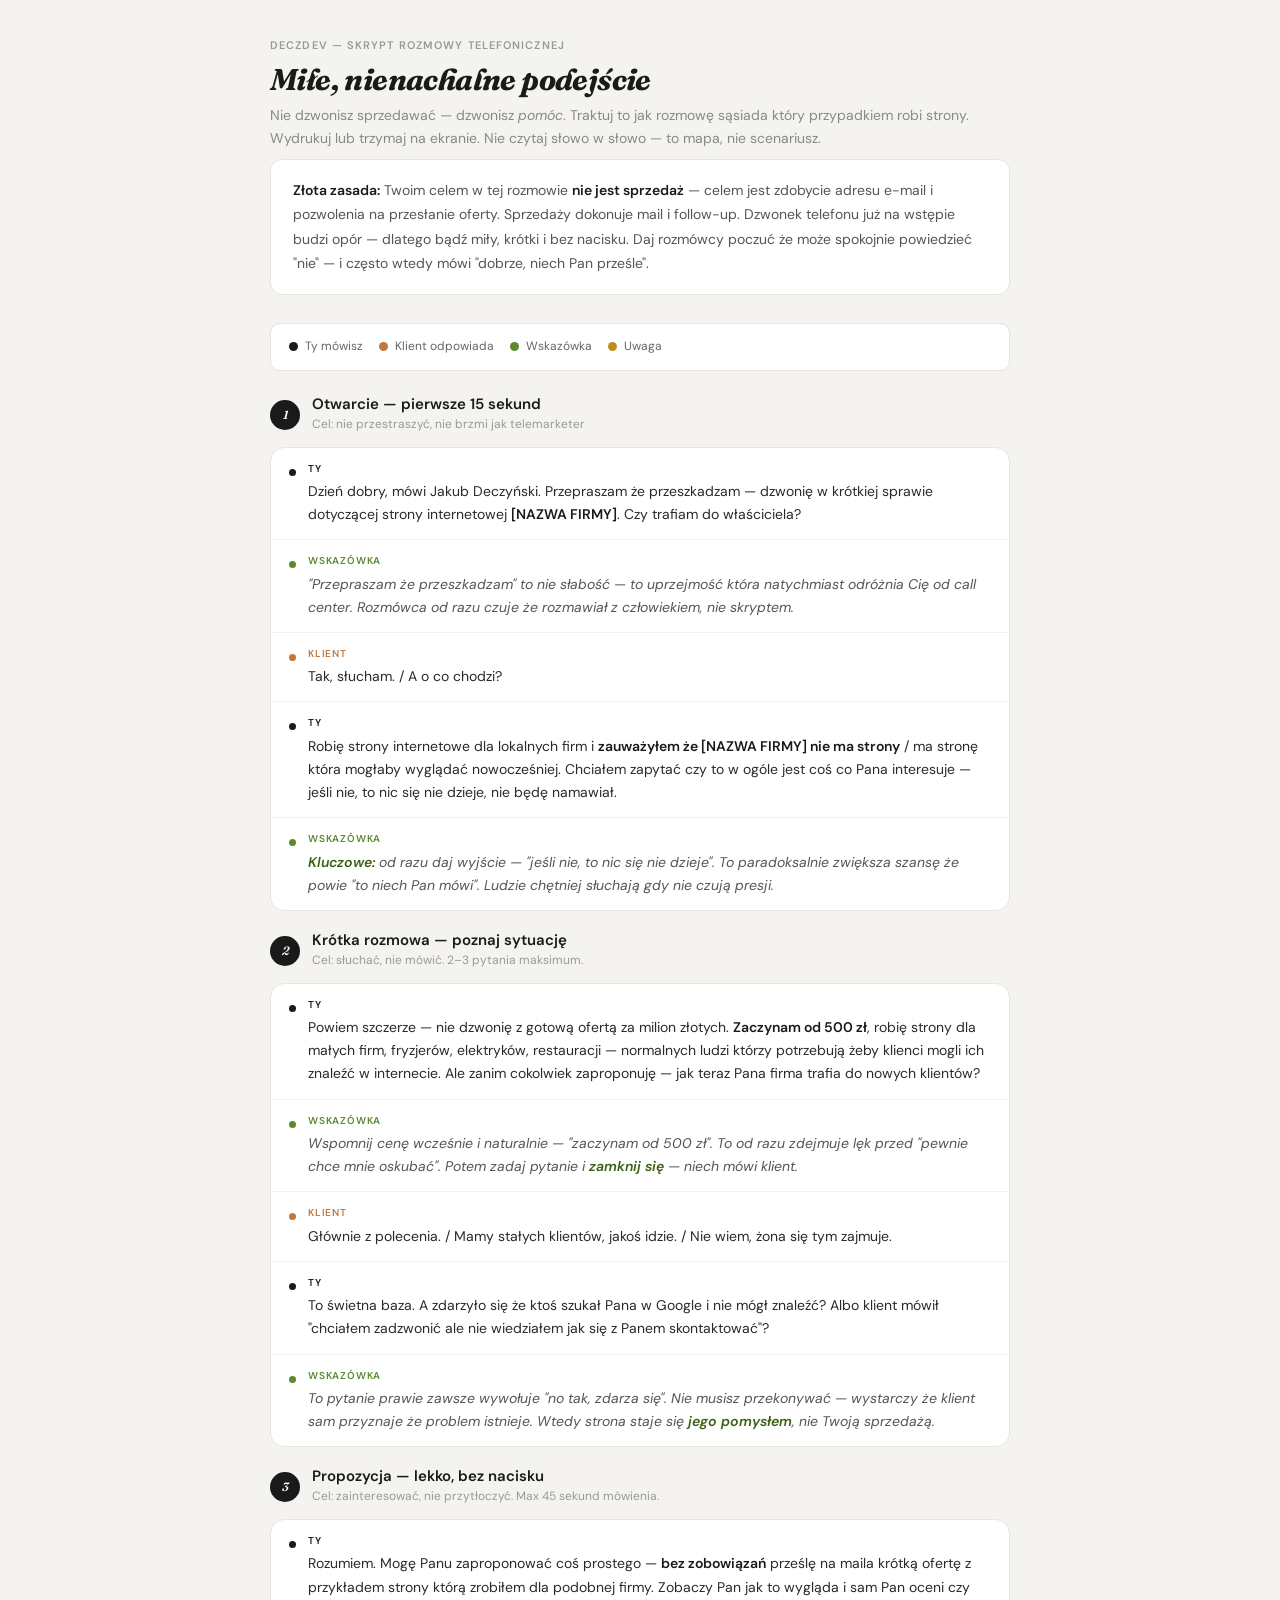
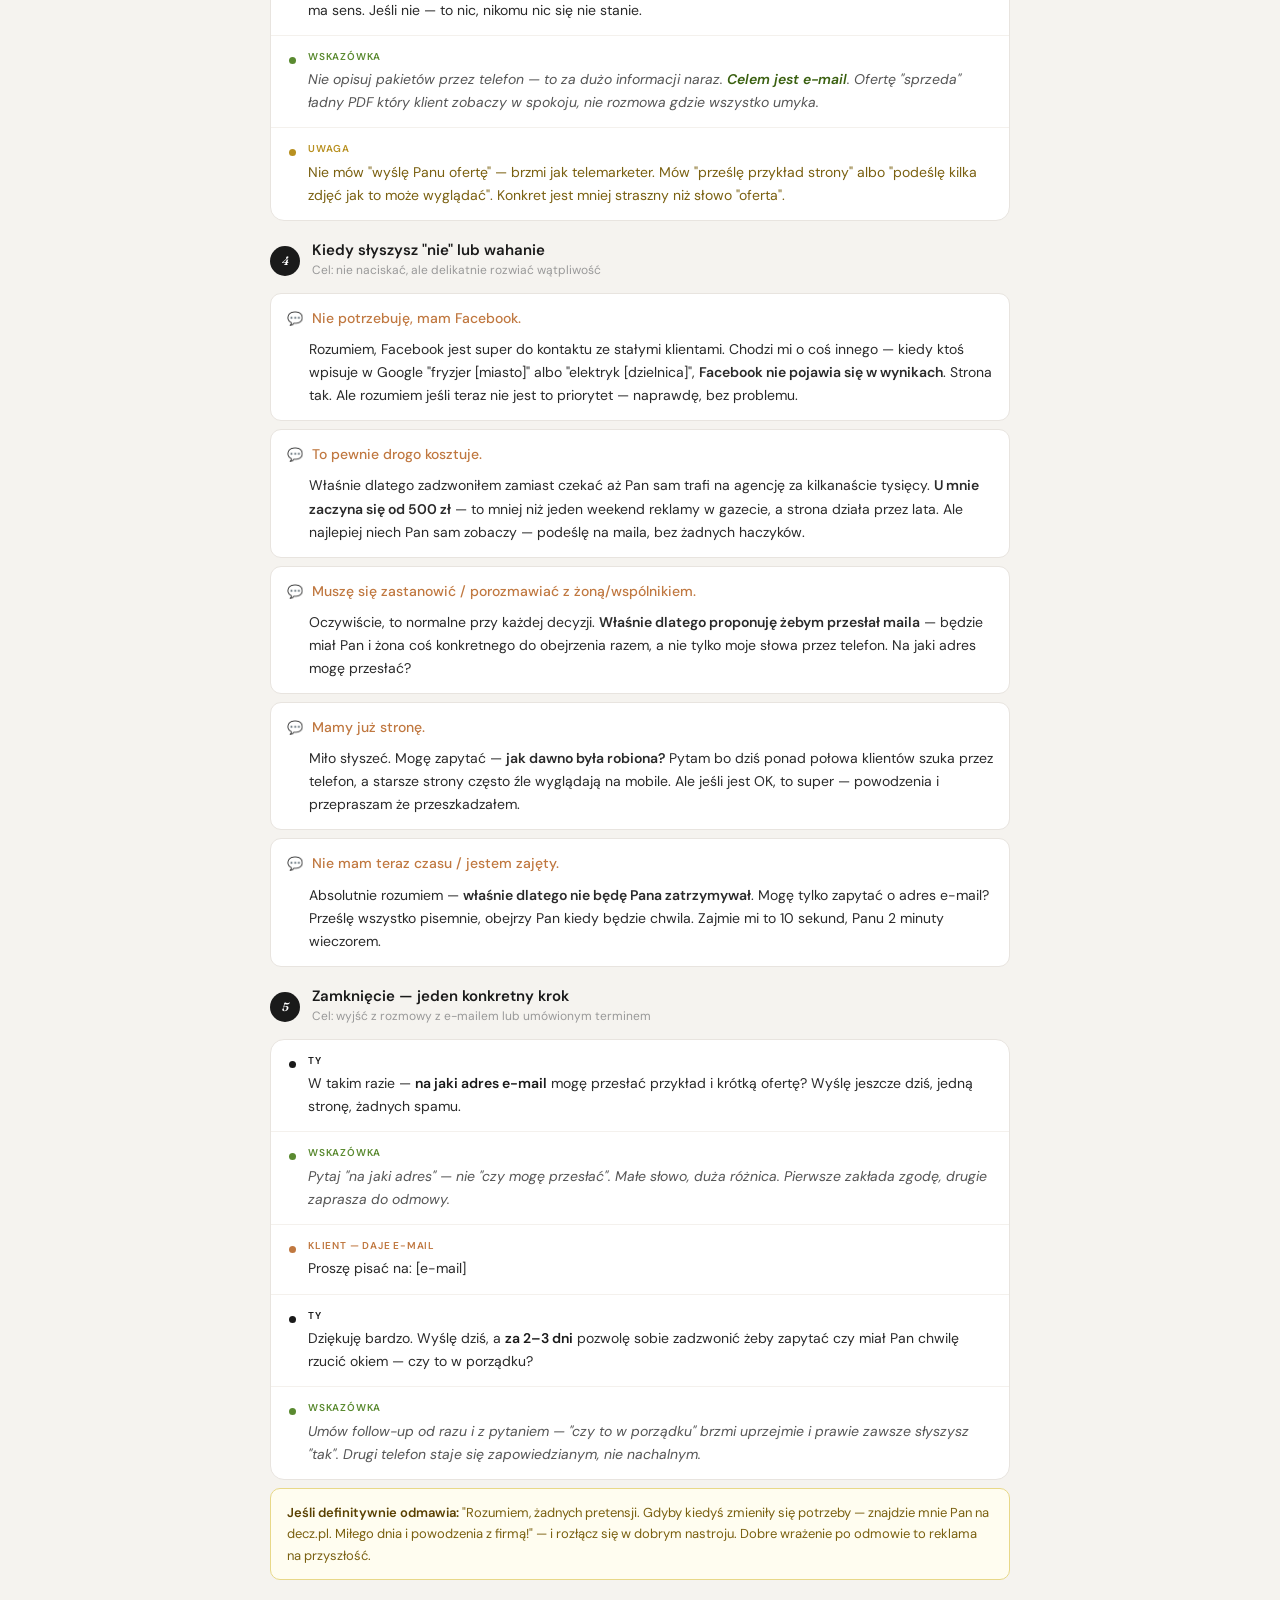
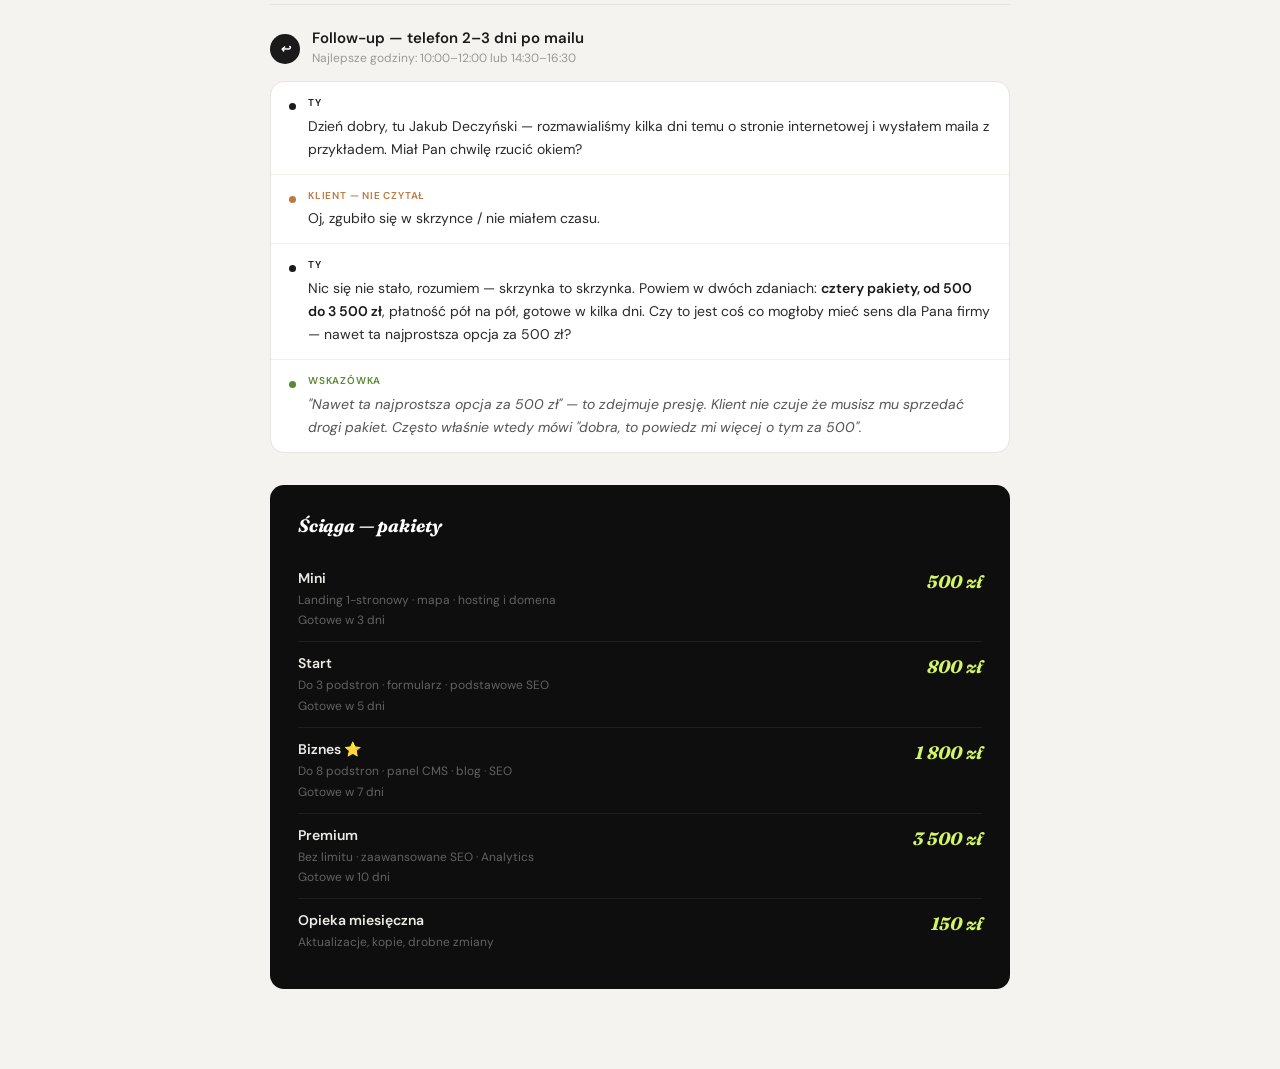
<file: skrypt-telefoniczny.html>
<!DOCTYPE html>
<html lang="pl">
<head>
<meta charset="UTF-8">
<meta name="viewport" content="width=device-width, initial-scale=1.0">
<title>Skrypt telefoniczny — deczdev</title>
<link rel="preconnect" href="https://fonts.googleapis.com">
<link rel="preconnect" href="https://fonts.gstatic.com" crossorigin>
<link href="https://fonts.googleapis.com/css2?family=DM+Sans:wght@400;500;600&family=Fraunces:ital,wght@1,600;1,700&display=swap" rel="stylesheet">
<style>
*, *::before, *::after { box-sizing: border-box; margin: 0; padding: 0; }
body {
  background: #f5f3ef;
  font-family: 'DM Sans', sans-serif;
  font-size: 15px;
  line-height: 1.65;
  color: #1a1a1a;
  -webkit-font-smoothing: antialiased;
  padding: 36px 20px 80px;
}
.wrapper { max-width: 740px; margin: 0 auto; }

.page-eyebrow {
  font-size: 11px; font-weight: 600; letter-spacing: 0.1em;
  text-transform: uppercase; color: #999; margin-bottom: 8px;
}
h1 {
  font-family: 'Fraunces', serif;
  font-size: 30px; font-weight: 700; font-style: italic;
  letter-spacing: -0.02em; color: #1a1a1a;
  margin-bottom: 6px; line-height: 1.2;
}
.subtitle { font-size: 14px; color: #888; margin-bottom: 10px; line-height: 1.6; }

/* FILOZOFIA */
.philosophy {
  background: #fff; border-radius: 12px;
  border: 1px solid #e8e4df;
  padding: 18px 22px; margin-bottom: 28px;
  font-size: 14px; color: #555; line-height: 1.75;
}
.philosophy strong { color: #1a1a1a; font-weight: 600; }

/* LEGENDA */
.legend {
  display: flex; gap: 16px; flex-wrap: wrap;
  margin-bottom: 24px; padding: 13px 18px;
  background: #fff; border-radius: 10px;
  border: 1px solid #e8e4df;
}
.legend-item { display: flex; align-items: center; gap: 7px; font-size: 12px; color: #666; }
.dot { width: 9px; height: 9px; border-radius: 50%; flex-shrink: 0; }
.dot-ty { background: #1a1a1a; }
.dot-oni { background: #c07840; }
.dot-tip { background: #5a8a30; }
.dot-uwaga { background: #b89020; }

/* ETAP */
.stage { margin-bottom: 20px; }
.stage-header {
  display: flex; align-items: center; gap: 12px; margin-bottom: 12px;
}
.stage-num {
  width: 30px; height: 30px; border-radius: 50%;
  background: #1a1a1a; color: #fff;
  display: flex; align-items: center; justify-content: center;
  font-size: 12px; font-weight: 600; flex-shrink: 0;
  font-family: 'Fraunces', serif; font-style: italic;
}
.stage-title {
  font-size: 15px; font-weight: 600; color: #1a1a1a; line-height: 1.2;
}
.stage-goal { font-size: 12px; color: #999; margin-top: 2px; }

.card {
  background: #fff; border: 1px solid #e8e4df;
  border-radius: 14px; overflow: hidden;
}

.line {
  padding: 13px 18px; border-bottom: 1px solid #f4f1ed;
  display: flex; gap: 12px; align-items: flex-start;
}
.line:last-child { border-bottom: none; }

.lm { width: 7px; height: 7px; border-radius: 50%; flex-shrink: 0; margin-top: 8px; }
.line-ty .lm { background: #1a1a1a; }
.line-oni .lm { background: #c07840; }
.line-tip .lm { background: #5a8a30; }
.line-uwaga .lm { background: #b89020; }

.lc { flex: 1; }
.lr {
  font-size: 10px; font-weight: 600; letter-spacing: 0.08em;
  text-transform: uppercase; margin-bottom: 3px;
}
.line-ty .lr { color: #1a1a1a; }
.line-oni .lr { color: #c07840; }
.line-tip .lr { color: #5a8a30; }
.line-uwaga .lr { color: #b89020; }

.lt { font-size: 14px; color: #2a2a2a; line-height: 1.65; }
.line-tip .lt { color: #555; font-style: italic; }
.line-uwaga .lt { color: #7a6010; }
.lt strong { font-weight: 600; color: #1a1a1a; }
.line-tip .lt strong { color: #3a6010; }

/* OBIEKCJE */
.obj-item {
  background: #fff; border: 1px solid #e8e4df;
  border-radius: 11px; margin-bottom: 8px; overflow: hidden;
}
.obj-q {
  padding: 13px 16px 8px;
  font-size: 14px; font-weight: 500; color: #c07840;
  display: flex; align-items: flex-start; gap: 9px;
}
.obj-q-icon { flex-shrink: 0; margin-top: 1px; font-size: 13px; }
.obj-a { padding: 0 16px 13px 38px; font-size: 14px; color: #2a2a2a; line-height: 1.65; }
.obj-a strong { font-weight: 600; }

/* NOTE */
.note {
  background: #fffdf0; border: 1px solid #e8d888;
  border-radius: 10px; padding: 13px 16px;
  font-size: 13px; color: #7a6010; line-height: 1.65; margin-top: 8px;
}
.note strong { font-weight: 600; color: #5a4000; }

hr { border: none; border-top: 1px solid #e8e4df; margin: 24px 0; }

/* ŚCIĄGA */
.quick {
  background: #0e0e0e; color: #edebe6;
  border-radius: 14px; padding: 26px 28px; margin-top: 32px;
}
.quick h2 {
  font-family: 'Fraunces', serif; font-style: italic;
  font-size: 18px; font-weight: 700; color: #fff;
  margin-bottom: 16px; letter-spacing: -0.01em;
}
.pr {
  display: flex; justify-content: space-between; align-items: flex-start;
  padding: 10px 0; border-bottom: 1px solid rgba(255,255,255,0.07);
  gap: 12px;
}
.pr:last-child { border-bottom: none; }
.pr-left { flex: 1; }
.pr-name { font-size: 14px; font-weight: 600; color: #edebe6; }
.pr-desc { font-size: 12px; color: rgba(255,255,255,0.35); margin-top: 1px; }
.pr-price { font-family: 'Fraunces', serif; font-style: italic; font-size: 18px; font-weight: 700; color: #d4f564; white-space: nowrap; }

@media (max-width: 600px) {
  h1 { font-size: 24px; }
  .legend { gap: 10px; }
}
</style>
</head>
<body>
<div class="wrapper">

<div class="page-eyebrow">deczdev — skrypt rozmowy telefonicznej</div>
<h1>Miłe, nienachalne podejście</h1>
<p class="subtitle">Nie dzwonisz sprzedawać — dzwonisz <em>pomóc</em>. Traktuj to jak rozmowę sąsiada który przypadkiem robi strony.<br>Wydrukuj lub trzymaj na ekranie. Nie czytaj słowo w słowo — to mapa, nie scenariusz.</p>

<div class="philosophy">
  <strong>Złota zasada:</strong> Twoim celem w tej rozmowie <strong>nie jest sprzedaż</strong> — celem jest zdobycie adresu e-mail i pozwolenia na przesłanie oferty. Sprzedaży dokonuje mail i follow-up. Dzwonek telefonu już na wstępie budzi opór — dlatego bądź miły, krótki i bez nacisku. Daj rozmówcy poczuć że może spokojnie powiedzieć "nie" — i często wtedy mówi "dobrze, niech Pan prześle".
</div>

<div class="legend">
  <div class="legend-item"><div class="dot dot-ty"></div> Ty mówisz</div>
  <div class="legend-item"><div class="dot dot-oni"></div> Klient odpowiada</div>
  <div class="legend-item"><div class="dot dot-tip"></div> Wskazówka</div>
  <div class="legend-item"><div class="dot dot-uwaga"></div> Uwaga</div>
</div>

<div class="stage">
  <div class="stage-header">
    <div class="stage-num">1</div>
    <div>
      <div class="stage-title">Otwarcie — pierwsze 15 sekund</div>
      <div class="stage-goal">Cel: nie przestraszyć, nie brzmi jak telemarketer</div>
    </div>
  </div>
  <div class="card">
    <div class="line line-ty">
      <div class="lm"></div>
      <div class="lc"><div class="lr">Ty</div>
      <div class="lt">Dzień dobry, mówi Jakub Deczyński. Przepraszam że przeszkadzam — dzwonię w krótkiej sprawie dotyczącej strony internetowej <strong>[NAZWA FIRMY]</strong>. Czy trafiam do właściciela?</div></div>
    </div>
    <div class="line line-tip">
      <div class="lm"></div>
      <div class="lc"><div class="lr">Wskazówka</div>
      <div class="lt">"Przepraszam że przeszkadzam" to nie słabość — to uprzejmość która natychmiast odróżnia Cię od call center. Rozmówca od razu czuje że rozmawiał z człowiekiem, nie skryptem.</div></div>
    </div>
    <div class="line line-oni">
      <div class="lm"></div>
      <div class="lc"><div class="lr">Klient</div>
      <div class="lt">Tak, słucham. / A o co chodzi?</div></div>
    </div>
    <div class="line line-ty">
      <div class="lm"></div>
      <div class="lc"><div class="lr">Ty</div>
      <div class="lt">Robię strony internetowe dla lokalnych firm i <strong>zauważyłem że [NAZWA FIRMY] nie ma strony</strong> / ma stronę która mogłaby wyglądać nowocześniej. Chciałem zapytać czy to w ogóle jest coś co Pana interesuje — jeśli nie, to nic się nie dzieje, nie będę namawiał.</div></div>
    </div>
    <div class="line line-tip">
      <div class="lm"></div>
      <div class="lc"><div class="lr">Wskazówka</div>
      <div class="lt"><strong>Kluczowe:</strong> od razu daj wyjście — "jeśli nie, to nic się nie dzieje". To paradoksalnie zwiększa szansę że powie "to niech Pan mówi". Ludzie chętniej słuchają gdy nie czują presji.</div></div>
    </div>
  </div>
</div>

<div class="stage">
  <div class="stage-header">
    <div class="stage-num">2</div>
    <div>
      <div class="stage-title">Krótka rozmowa — poznaj sytuację</div>
      <div class="stage-goal">Cel: słuchać, nie mówić. 2–3 pytania maksimum.</div>
    </div>
  </div>
  <div class="card">
    <div class="line line-ty">
      <div class="lm"></div>
      <div class="lc"><div class="lr">Ty</div>
      <div class="lt">Powiem szczerze — nie dzwonię z gotową ofertą za milion złotych. <strong>Zaczynam od 500 zł</strong>, robię strony dla małych firm, fryzjerów, elektryków, restauracji — normalnych ludzi którzy potrzebują żeby klienci mogli ich znaleźć w internecie. Ale zanim cokolwiek zaproponuję — jak teraz Pana firma trafia do nowych klientów?</div></div>
    </div>
    <div class="line line-tip">
      <div class="lm"></div>
      <div class="lc"><div class="lr">Wskazówka</div>
      <div class="lt">Wspomnij cenę wcześnie i naturalnie — "zaczynam od 500 zł". To od razu zdejmuje lęk przed "pewnie chce mnie oskubać". Potem zadaj pytanie i <strong>zamknij się</strong> — niech mówi klient.</div></div>
    </div>
    <div class="line line-oni">
      <div class="lm"></div>
      <div class="lc"><div class="lr">Klient</div>
      <div class="lt">Głównie z polecenia. / Mamy stałych klientów, jakoś idzie. / Nie wiem, żona się tym zajmuje.</div></div>
    </div>
    <div class="line line-ty">
      <div class="lm"></div>
      <div class="lc"><div class="lr">Ty</div>
      <div class="lt">To świetna baza. A zdarzyło się że ktoś szukał Pana w Google i nie mógł znaleźć? Albo klient mówił "chciałem zadzwonić ale nie wiedziałem jak się z Panem skontaktować"?</div></div>
    </div>
    <div class="line line-tip">
      <div class="lm"></div>
      <div class="lc"><div class="lr">Wskazówka</div>
      <div class="lt">To pytanie prawie zawsze wywołuje "no tak, zdarza się". Nie musisz przekonywać — wystarczy że klient sam przyznaje że problem istnieje. Wtedy strona staje się <strong>jego pomysłem</strong>, nie Twoją sprzedażą.</div></div>
    </div>
  </div>
</div>

<div class="stage">
  <div class="stage-header">
    <div class="stage-num">3</div>
    <div>
      <div class="stage-title">Propozycja — lekko, bez nacisku</div>
      <div class="stage-goal">Cel: zainteresować, nie przytłoczyć. Max 45 sekund mówienia.</div>
    </div>
  </div>
  <div class="card">
    <div class="line line-ty">
      <div class="lm"></div>
      <div class="lc"><div class="lr">Ty</div>
      <div class="lt">Rozumiem. Mogę Panu zaproponować coś prostego — <strong>bez zobowiązań</strong> prześlę na maila krótką ofertę z przykładem strony którą zrobiłem dla podobnej firmy. Zobaczy Pan jak to wygląda i sam Pan oceni czy ma sens. Jeśli nie — to nic, nikomu nic się nie stanie.</div></div>
    </div>
    <div class="line line-tip">
      <div class="lm"></div>
      <div class="lc"><div class="lr">Wskazówka</div>
      <div class="lt">Nie opisuj pakietów przez telefon — to za dużo informacji naraz. <strong>Celem jest e-mail</strong>. Ofertę "sprzeda" ładny PDF który klient zobaczy w spokoju, nie rozmowa gdzie wszystko umyka.</div></div>
    </div>
    <div class="line line-uwaga">
      <div class="lm"></div>
      <div class="lc"><div class="lr">Uwaga</div>
      <div class="lt">Nie mów "wyślę Panu ofertę" — brzmi jak telemarketer. Mów "prześlę przykład strony" albo "podeślę kilka zdjęć jak to może wyglądać". Konkret jest mniej straszny niż słowo "oferta".</div></div>
    </div>
  </div>
</div>

<div class="stage">
  <div class="stage-header">
    <div class="stage-num">4</div>
    <div>
      <div class="stage-title">Kiedy słyszysz "nie" lub wahanie</div>
      <div class="stage-goal">Cel: nie naciskać, ale delikatnie rozwiać wątpliwość</div>
    </div>
  </div>
  <div class="objections">

    <div class="obj-item">
      <div class="obj-q"><span class="obj-q-icon">💬</span> Nie potrzebuję, mam Facebook.</div>
      <div class="obj-a">Rozumiem, Facebook jest super do kontaktu ze stałymi klientami. Chodzi mi o coś innego — kiedy ktoś wpisuje w Google "fryzjer [miasto]" albo "elektryk [dzielnica]", <strong>Facebook nie pojawia się w wynikach</strong>. Strona tak. Ale rozumiem jeśli teraz nie jest to priorytet — naprawdę, bez problemu.</div>
    </div>

    <div class="obj-item">
      <div class="obj-q"><span class="obj-q-icon">💬</span> To pewnie drogo kosztuje.</div>
      <div class="obj-a">Właśnie dlatego zadzwoniłem zamiast czekać aż Pan sam trafi na agencję za kilkanaście tysięcy. <strong>U mnie zaczyna się od 500 zł</strong> — to mniej niż jeden weekend reklamy w gazecie, a strona działa przez lata. Ale najlepiej niech Pan sam zobaczy — podeślę na maila, bez żadnych haczyków.</div>
    </div>

    <div class="obj-item">
      <div class="obj-q"><span class="obj-q-icon">💬</span> Muszę się zastanowić / porozmawiać z żoną/wspólnikiem.</div>
      <div class="obj-a">Oczywiście, to normalne przy każdej decyzji. <strong>Właśnie dlatego proponuję żebym przesłał maila</strong> — będzie miał Pan i żona coś konkretnego do obejrzenia razem, a nie tylko moje słowa przez telefon. Na jaki adres mogę przesłać?</div>
    </div>

    <div class="obj-item">
      <div class="obj-q"><span class="obj-q-icon">💬</span> Mamy już stronę.</div>
      <div class="obj-a">Miło słyszeć. Mogę zapytać — <strong>jak dawno była robiona?</strong> Pytam bo dziś ponad połowa klientów szuka przez telefon, a starsze strony często źle wyglądają na mobile. Ale jeśli jest OK, to super — powodzenia i przepraszam że przeszkadzałem.</div>
    </div>

    <div class="obj-item">
      <div class="obj-q"><span class="obj-q-icon">💬</span> Nie mam teraz czasu / jestem zajęty.</div>
      <div class="obj-a">Absolutnie rozumiem — <strong>właśnie dlatego nie będę Pana zatrzymywał</strong>. Mogę tylko zapytać o adres e-mail? Prześlę wszystko pisemnie, obejrzy Pan kiedy będzie chwila. Zajmie mi to 10 sekund, Panu 2 minuty wieczorem.</div>
    </div>

  </div>
</div>

<div class="stage">
  <div class="stage-header">
    <div class="stage-num">5</div>
    <div>
      <div class="stage-title">Zamknięcie — jeden konkretny krok</div>
      <div class="stage-goal">Cel: wyjść z rozmowy z e-mailem lub umówionym terminem</div>
    </div>
  </div>
  <div class="card">
    <div class="line line-ty">
      <div class="lm"></div>
      <div class="lc"><div class="lr">Ty</div>
      <div class="lt">W takim razie — <strong>na jaki adres e-mail</strong> mogę przesłać przykład i krótką ofertę? Wyślę jeszcze dziś, jedną stronę, żadnych spamu.</div></div>
    </div>
    <div class="line line-tip">
      <div class="lm"></div>
      <div class="lc"><div class="lr">Wskazówka</div>
      <div class="lt">Pytaj "na jaki adres" — nie "czy mogę przesłać". Małe słowo, duża różnica. Pierwsze zakłada zgodę, drugie zaprasza do odmowy.</div></div>
    </div>
    <div class="line line-oni">
      <div class="lm"></div>
      <div class="lc"><div class="lr">Klient — daje e-mail</div>
      <div class="lt">Proszę pisać na: [e-mail]</div></div>
    </div>
    <div class="line line-ty">
      <div class="lm"></div>
      <div class="lc"><div class="lr">Ty</div>
      <div class="lt">Dziękuję bardzo. Wyślę dziś, a <strong>za 2–3 dni</strong> pozwolę sobie zadzwonić żeby zapytać czy miał Pan chwilę rzucić okiem — czy to w porządku?</div></div>
    </div>
    <div class="line line-tip">
      <div class="lm"></div>
      <div class="lc"><div class="lr">Wskazówka</div>
      <div class="lt">Umów follow-up od razu i z pytaniem — "czy to w porządku" brzmi uprzejmie i prawie zawsze słyszysz "tak". Drugi telefon staje się zapowiedzianym, nie nachalnym.</div></div>
    </div>
  </div>

  <div class="note">
    <strong>Jeśli definitywnie odmawia:</strong> "Rozumiem, żadnych pretensji. Gdyby kiedyś zmieniły się potrzeby — znajdzie mnie Pan na decz.pl. Miłego dnia i powodzenia z firmą!" — i rozłącz się w dobrym nastroju. Dobre wrażenie po odmowie to reklama na przyszłość.
  </div>
</div>

<hr>

<div class="stage">
  <div class="stage-header">
    <div class="stage-num">↩</div>
    <div>
      <div class="stage-title">Follow-up — telefon 2–3 dni po mailu</div>
      <div class="stage-goal">Najlepsze godziny: 10:00–12:00 lub 14:30–16:30</div>
    </div>
  </div>
  <div class="card">
    <div class="line line-ty">
      <div class="lm"></div>
      <div class="lc"><div class="lr">Ty</div>
      <div class="lt">Dzień dobry, tu Jakub Deczyński — rozmawialiśmy kilka dni temu o stronie internetowej i wysłałem maila z przykładem. Miał Pan chwilę rzucić okiem?</div></div>
    </div>
    <div class="line line-oni">
      <div class="lm"></div>
      <div class="lc"><div class="lr">Klient — nie czytał</div>
      <div class="lt">Oj, zgubiło się w skrzynce / nie miałem czasu.</div></div>
    </div>
    <div class="line line-ty">
      <div class="lm"></div>
      <div class="lc"><div class="lr">Ty</div>
      <div class="lt">Nic się nie stało, rozumiem — skrzynka to skrzynka. Powiem w dwóch zdaniach: <strong>cztery pakiety, od 500 do 3 500 zł</strong>, płatność pół na pół, gotowe w kilka dni. Czy to jest coś co mogłoby mieć sens dla Pana firmy — nawet ta najprostsza opcja za 500 zł?</div></div>
    </div>
    <div class="line line-tip">
      <div class="lm"></div>
      <div class="lc"><div class="lr">Wskazówka</div>
      <div class="lt">"Nawet ta najprostsza opcja za 500 zł" — to zdejmuje presję. Klient nie czuje że musisz mu sprzedać drogi pakiet. Często właśnie wtedy mówi "dobra, to powiedz mi więcej o tym za 500".</div></div>
    </div>
  </div>
</div>

<div class="quick">
  <h2>Ściąga — pakiety</h2>
  <div class="pr">
    <div class="pr-left">
      <div class="pr-name">Mini</div>
      <div class="pr-desc">Landing 1-stronowy · mapa · hosting i domena</div>
      <div class="pr-desc">Gotowe w 3 dni</div>
    </div>
    <div class="pr-price">500 zł</div>
  </div>
  <div class="pr">
    <div class="pr-left">
      <div class="pr-name">Start</div>
      <div class="pr-desc">Do 3 podstron · formularz · podstawowe SEO</div>
      <div class="pr-desc">Gotowe w 5 dni</div>
    </div>
    <div class="pr-price">800 zł</div>
  </div>
  <div class="pr">
    <div class="pr-left">
      <div class="pr-name">Biznes ⭐</div>
      <div class="pr-desc">Do 8 podstron · panel CMS · blog · SEO</div>
      <div class="pr-desc">Gotowe w 7 dni</div>
    </div>
    <div class="pr-price">1 800 zł</div>
  </div>
  <div class="pr">
    <div class="pr-left">
      <div class="pr-name">Premium</div>
      <div class="pr-desc">Bez limitu · zaawansowane SEO · Analytics</div>
      <div class="pr-desc">Gotowe w 10 dni</div>
    </div>
    <div class="pr-price">3 500 zł</div>
  </div>
  <div class="pr">
    <div class="pr-left">
      <div class="pr-name">Opieka miesięczna</div>
      <div class="pr-desc">Aktualizacje, kopie, drobne zmiany</div>
    </div>
    <div class="pr-price">150 zł</div>
  </div>
</div>

</div>
</body>
</html>
</file>
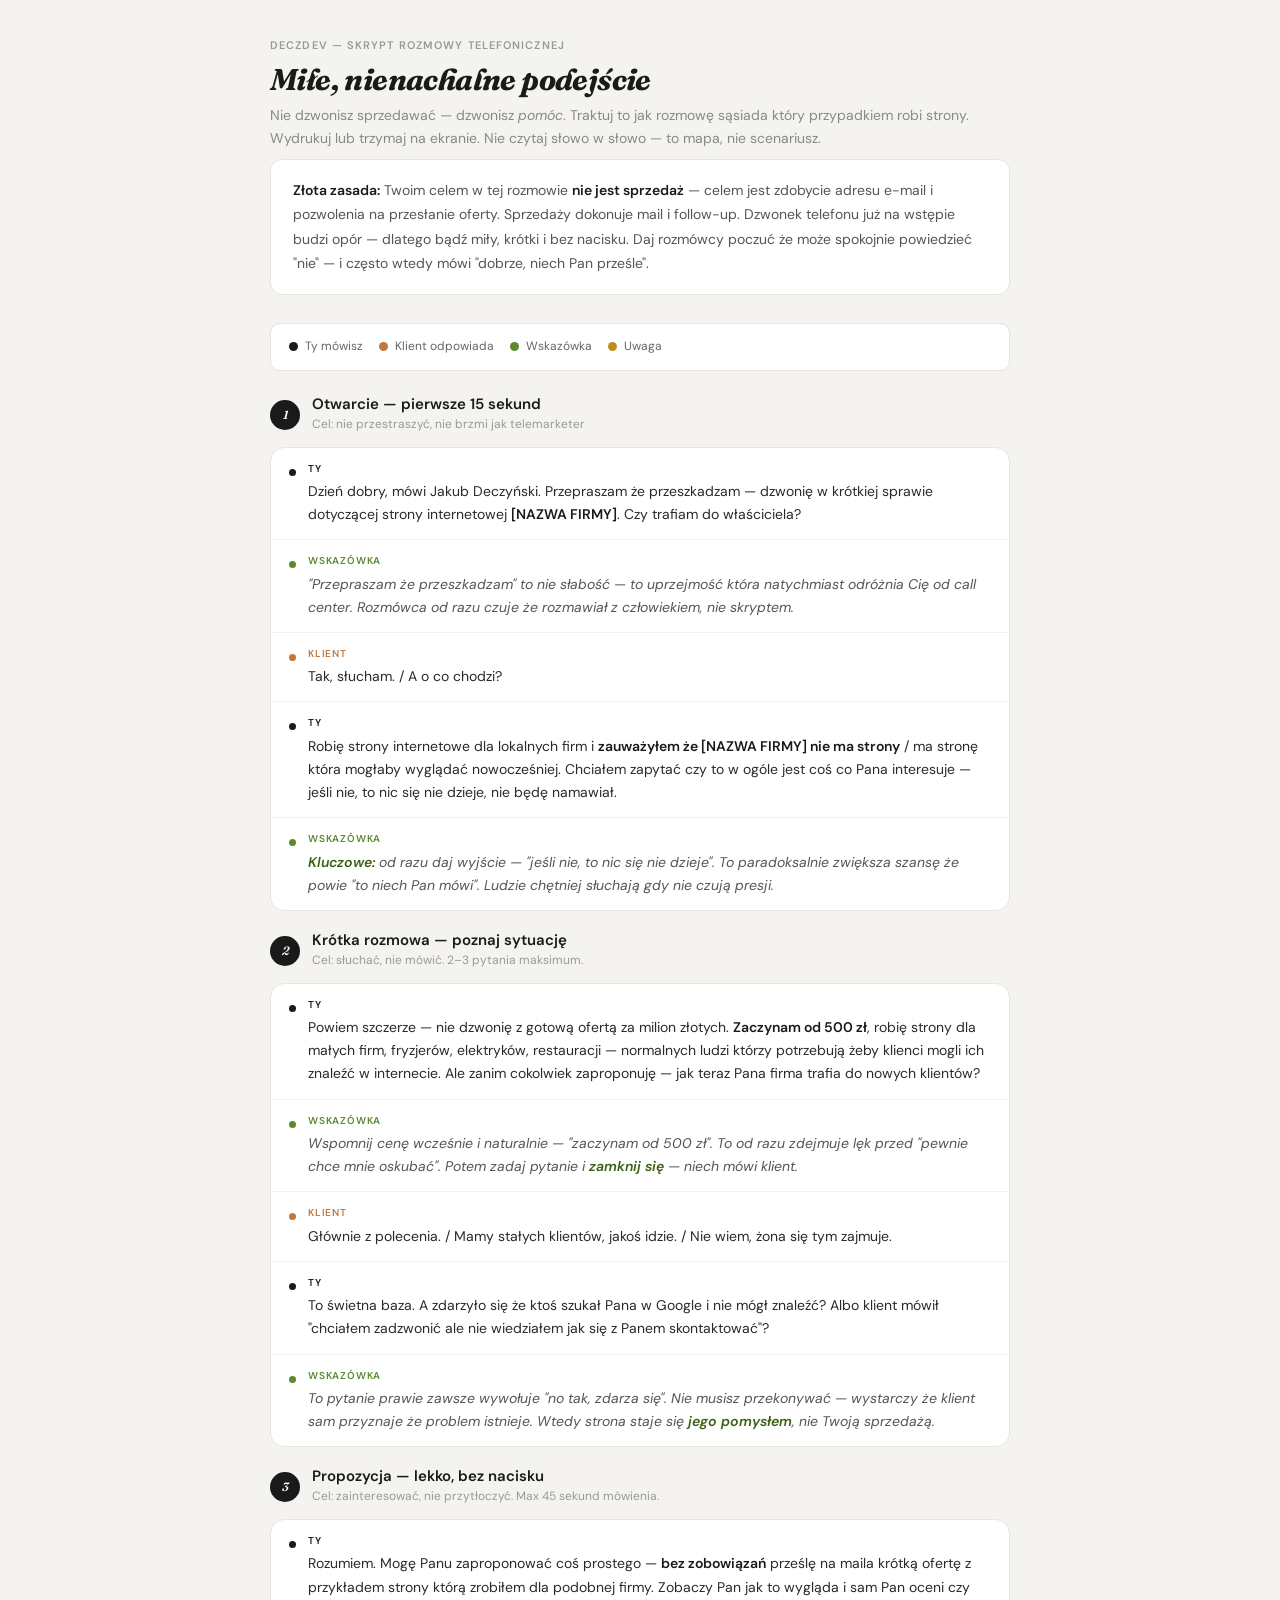
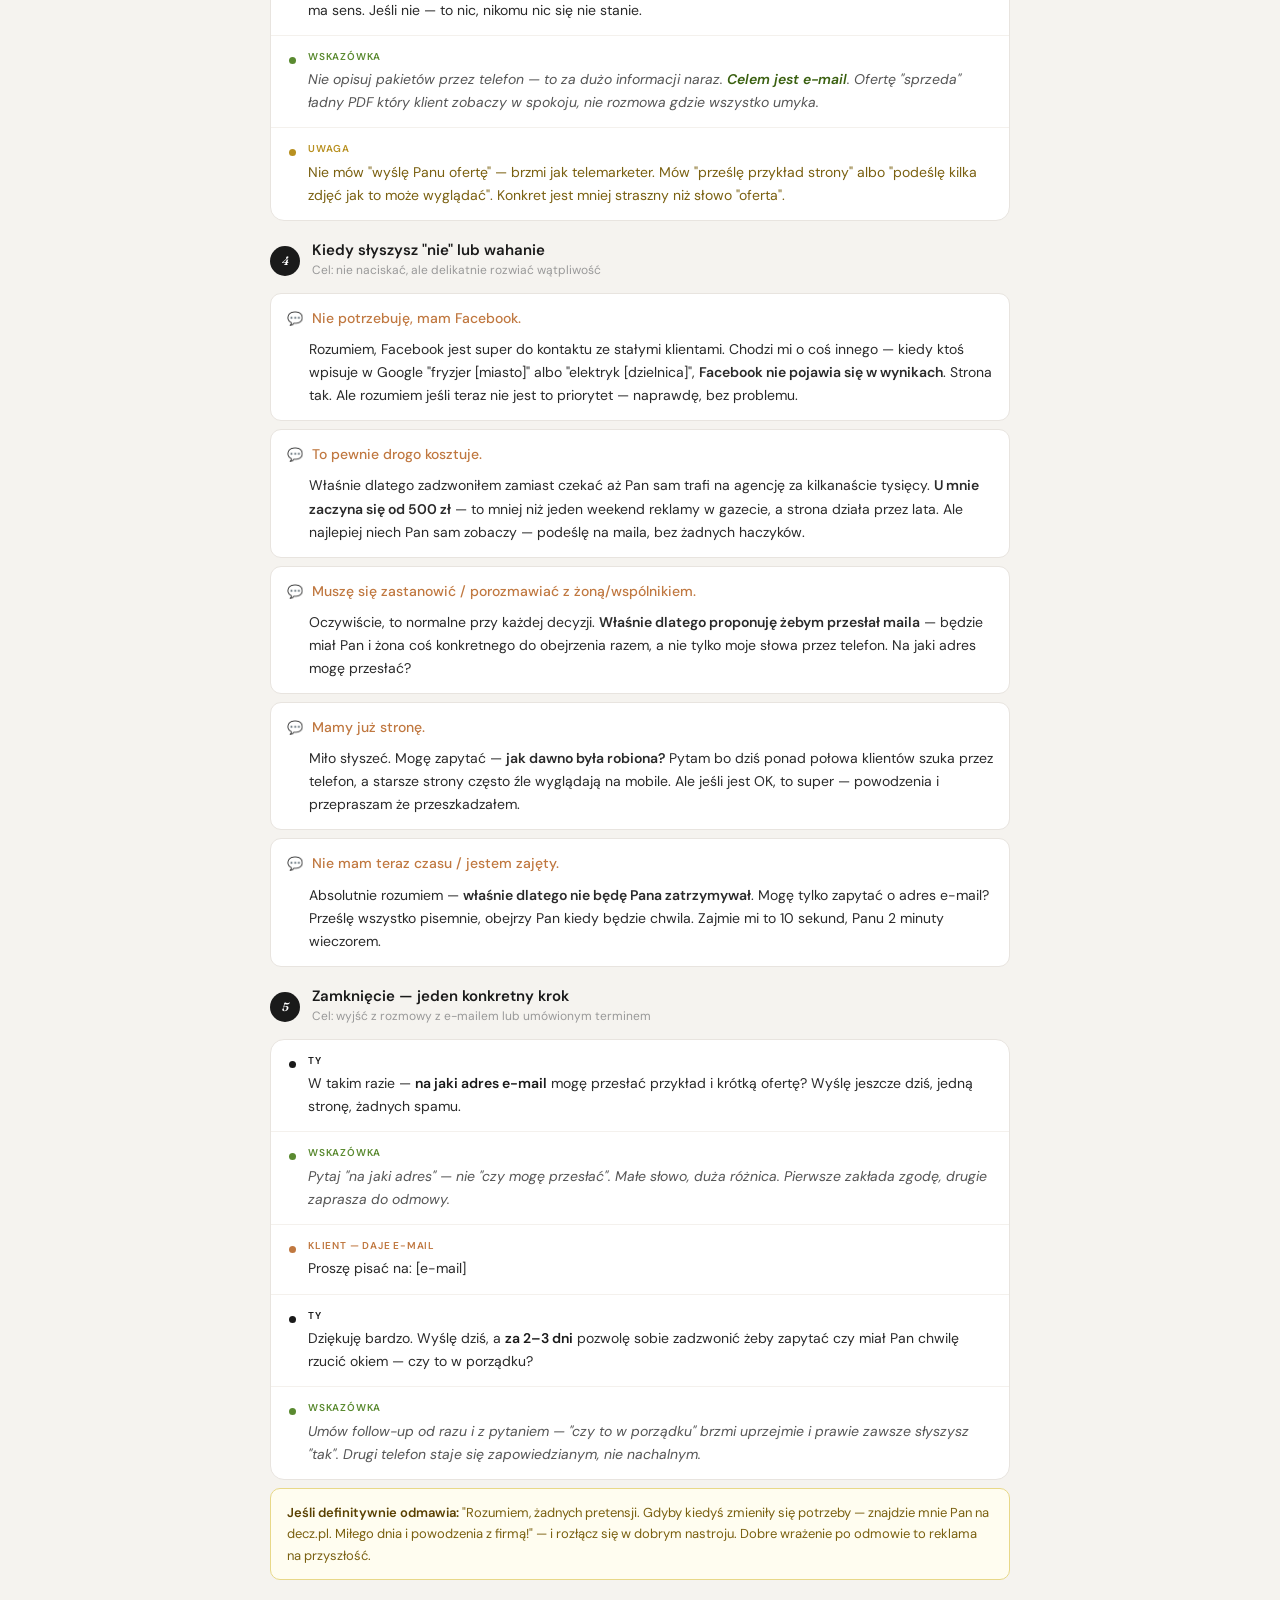
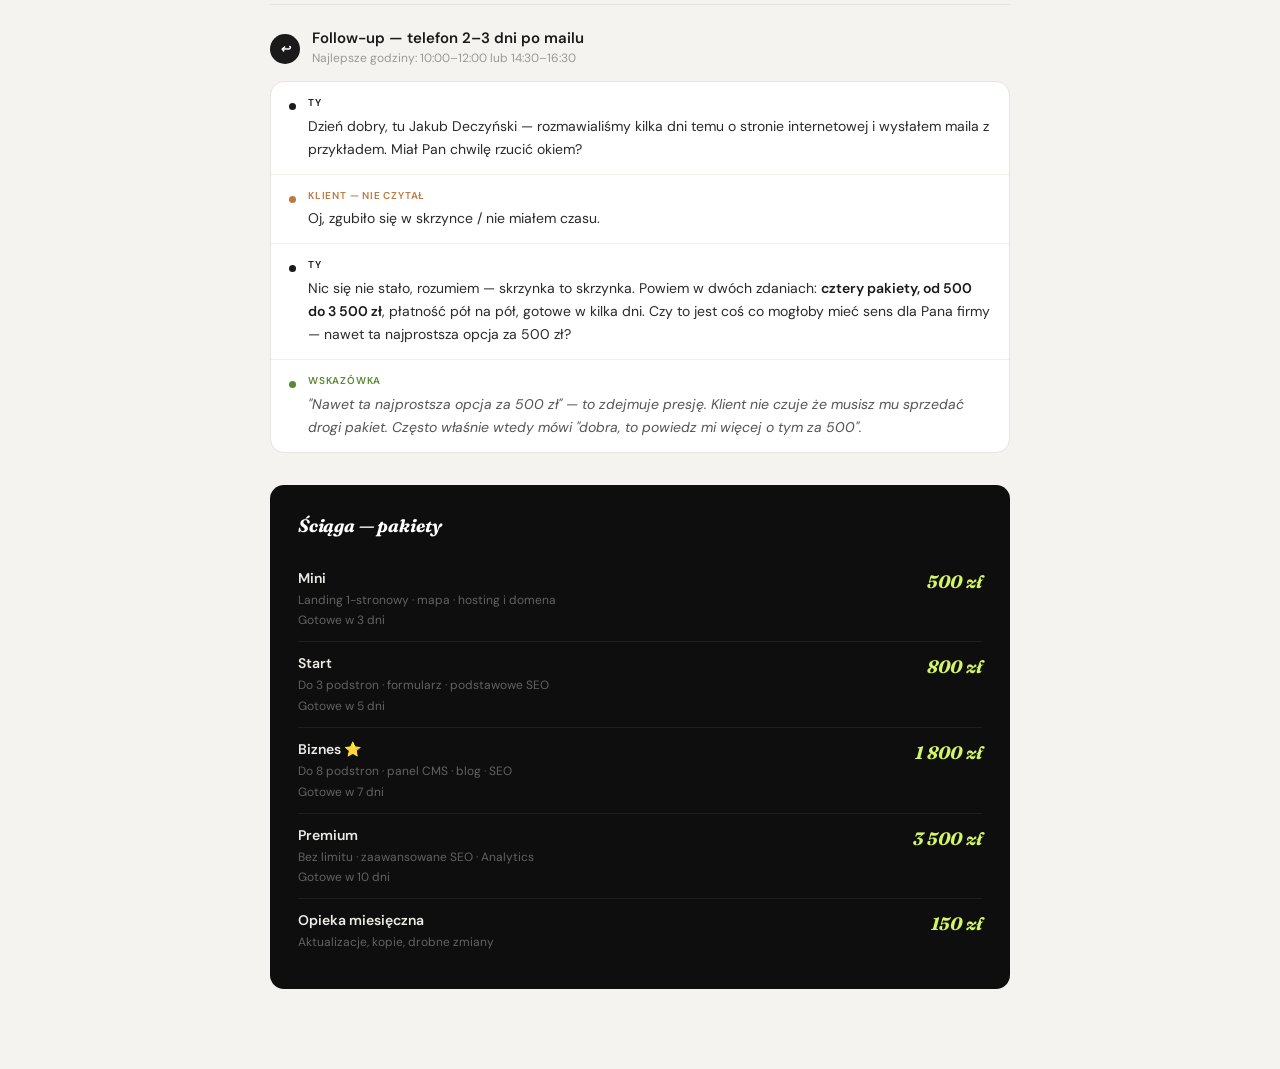
<file: skrypt.html>
<!DOCTYPE html>
<html lang="pl">
<head>
<meta charset="UTF-8">
<meta name="viewport" content="width=device-width, initial-scale=1.0">
<title>Skrypt telefoniczny — deczdev</title>
<link rel="preconnect" href="https://fonts.googleapis.com">
<link rel="preconnect" href="https://fonts.gstatic.com" crossorigin>
<link href="https://fonts.googleapis.com/css2?family=DM+Sans:wght@400;500;600&family=Fraunces:ital,wght@1,600;1,700&display=swap" rel="stylesheet">
<style>
*, *::before, *::after { box-sizing: border-box; margin: 0; padding: 0; }
body {
  background: #f5f3ef;
  font-family: 'DM Sans', sans-serif;
  font-size: 15px;
  line-height: 1.65;
  color: #1a1a1a;
  -webkit-font-smoothing: antialiased;
  padding: 36px 20px 80px;
}
.wrapper { max-width: 740px; margin: 0 auto; }

.page-eyebrow {
  font-size: 11px; font-weight: 600; letter-spacing: 0.1em;
  text-transform: uppercase; color: #999; margin-bottom: 8px;
}
h1 {
  font-family: 'Fraunces', serif;
  font-size: 30px; font-weight: 700; font-style: italic;
  letter-spacing: -0.02em; color: #1a1a1a;
  margin-bottom: 6px; line-height: 1.2;
}
.subtitle { font-size: 14px; color: #888; margin-bottom: 10px; line-height: 1.6; }

/* FILOZOFIA */
.philosophy {
  background: #fff; border-radius: 12px;
  border: 1px solid #e8e4df;
  padding: 18px 22px; margin-bottom: 28px;
  font-size: 14px; color: #555; line-height: 1.75;
}
.philosophy strong { color: #1a1a1a; font-weight: 600; }

/* LEGENDA */
.legend {
  display: flex; gap: 16px; flex-wrap: wrap;
  margin-bottom: 24px; padding: 13px 18px;
  background: #fff; border-radius: 10px;
  border: 1px solid #e8e4df;
}
.legend-item { display: flex; align-items: center; gap: 7px; font-size: 12px; color: #666; }
.dot { width: 9px; height: 9px; border-radius: 50%; flex-shrink: 0; }
.dot-ty { background: #1a1a1a; }
.dot-oni { background: #c07840; }
.dot-tip { background: #5a8a30; }
.dot-uwaga { background: #b89020; }

/* ETAP */
.stage { margin-bottom: 20px; }
.stage-header {
  display: flex; align-items: center; gap: 12px; margin-bottom: 12px;
}
.stage-num {
  width: 30px; height: 30px; border-radius: 50%;
  background: #1a1a1a; color: #fff;
  display: flex; align-items: center; justify-content: center;
  font-size: 12px; font-weight: 600; flex-shrink: 0;
  font-family: 'Fraunces', serif; font-style: italic;
}
.stage-title {
  font-size: 15px; font-weight: 600; color: #1a1a1a; line-height: 1.2;
}
.stage-goal { font-size: 12px; color: #999; margin-top: 2px; }

.card {
  background: #fff; border: 1px solid #e8e4df;
  border-radius: 14px; overflow: hidden;
}

.line {
  padding: 13px 18px; border-bottom: 1px solid #f4f1ed;
  display: flex; gap: 12px; align-items: flex-start;
}
.line:last-child { border-bottom: none; }

.lm { width: 7px; height: 7px; border-radius: 50%; flex-shrink: 0; margin-top: 8px; }
.line-ty .lm { background: #1a1a1a; }
.line-oni .lm { background: #c07840; }
.line-tip .lm { background: #5a8a30; }
.line-uwaga .lm { background: #b89020; }

.lc { flex: 1; }
.lr {
  font-size: 10px; font-weight: 600; letter-spacing: 0.08em;
  text-transform: uppercase; margin-bottom: 3px;
}
.line-ty .lr { color: #1a1a1a; }
.line-oni .lr { color: #c07840; }
.line-tip .lr { color: #5a8a30; }
.line-uwaga .lr { color: #b89020; }

.lt { font-size: 14px; color: #2a2a2a; line-height: 1.65; }
.line-tip .lt { color: #555; font-style: italic; }
.line-uwaga .lt { color: #7a6010; }
.lt strong { font-weight: 600; color: #1a1a1a; }
.line-tip .lt strong { color: #3a6010; }

/* OBIEKCJE */
.obj-item {
  background: #fff; border: 1px solid #e8e4df;
  border-radius: 11px; margin-bottom: 8px; overflow: hidden;
}
.obj-q {
  padding: 13px 16px 8px;
  font-size: 14px; font-weight: 500; color: #c07840;
  display: flex; align-items: flex-start; gap: 9px;
}
.obj-q-icon { flex-shrink: 0; margin-top: 1px; font-size: 13px; }
.obj-a { padding: 0 16px 13px 38px; font-size: 14px; color: #2a2a2a; line-height: 1.65; }
.obj-a strong { font-weight: 600; }

/* NOTE */
.note {
  background: #fffdf0; border: 1px solid #e8d888;
  border-radius: 10px; padding: 13px 16px;
  font-size: 13px; color: #7a6010; line-height: 1.65; margin-top: 8px;
}
.note strong { font-weight: 600; color: #5a4000; }

hr { border: none; border-top: 1px solid #e8e4df; margin: 24px 0; }

/* ŚCIĄGA */
.quick {
  background: #0e0e0e; color: #edebe6;
  border-radius: 14px; padding: 26px 28px; margin-top: 32px;
}
.quick h2 {
  font-family: 'Fraunces', serif; font-style: italic;
  font-size: 18px; font-weight: 700; color: #fff;
  margin-bottom: 16px; letter-spacing: -0.01em;
}
.pr {
  display: flex; justify-content: space-between; align-items: flex-start;
  padding: 10px 0; border-bottom: 1px solid rgba(255,255,255,0.07);
  gap: 12px;
}
.pr:last-child { border-bottom: none; }
.pr-left { flex: 1; }
.pr-name { font-size: 14px; font-weight: 600; color: #edebe6; }
.pr-desc { font-size: 12px; color: rgba(255,255,255,0.35); margin-top: 1px; }
.pr-price { font-family: 'Fraunces', serif; font-style: italic; font-size: 18px; font-weight: 700; color: #d4f564; white-space: nowrap; }

@media (max-width: 600px) {
  h1 { font-size: 24px; }
  .legend { gap: 10px; }
}
</style>
</head>
<body>
<div class="wrapper">

<div class="page-eyebrow">deczdev — skrypt rozmowy telefonicznej</div>
<h1>Miłe, nienachalne podejście</h1>
<p class="subtitle">Nie dzwonisz sprzedawać — dzwonisz <em>pomóc</em>. Traktuj to jak rozmowę sąsiada który przypadkiem robi strony.<br>Wydrukuj lub trzymaj na ekranie. Nie czytaj słowo w słowo — to mapa, nie scenariusz.</p>

<!-- FILOZOFIA -->
<div class="philosophy">
  <strong>Złota zasada:</strong> Twoim celem w tej rozmowie <strong>nie jest sprzedaż</strong> — celem jest zdobycie adresu e-mail i pozwolenia na przesłanie oferty. Sprzedaży dokonuje mail i follow-up. Dzwonek telefonu już na wstępie budzi opór — dlatego bądź miły, krótki i bez nacisku. Daj rozmówcy poczuć że może spokojnie powiedzieć "nie" — i często wtedy mówi "dobrze, niech Pan prześle".
</div>

<!-- LEGENDA -->
<div class="legend">
  <div class="legend-item"><div class="dot dot-ty"></div> Ty mówisz</div>
  <div class="legend-item"><div class="dot dot-oni"></div> Klient odpowiada</div>
  <div class="legend-item"><div class="dot dot-tip"></div> Wskazówka</div>
  <div class="legend-item"><div class="dot dot-uwaga"></div> Uwaga</div>
</div>

<!-- ETAP 1 -->
<div class="stage">
  <div class="stage-header">
    <div class="stage-num">1</div>
    <div>
      <div class="stage-title">Otwarcie — pierwsze 15 sekund</div>
      <div class="stage-goal">Cel: nie przestraszyć, nie brzmi jak telemarketer</div>
    </div>
  </div>
  <div class="card">
    <div class="line line-ty">
      <div class="lm"></div>
      <div class="lc"><div class="lr">Ty</div>
      <div class="lt">Dzień dobry, mówi Jakub Deczyński. Przepraszam że przeszkadzam — dzwonię w krótkiej sprawie dotyczącej strony internetowej <strong>[NAZWA FIRMY]</strong>. Czy trafiam do właściciela?</div></div>
    </div>
    <div class="line line-tip">
      <div class="lm"></div>
      <div class="lc"><div class="lr">Wskazówka</div>
      <div class="lt">"Przepraszam że przeszkadzam" to nie słabość — to uprzejmość która natychmiast odróżnia Cię od call center. Rozmówca od razu czuje że rozmawiał z człowiekiem, nie skryptem.</div></div>
    </div>
    <div class="line line-oni">
      <div class="lm"></div>
      <div class="lc"><div class="lr">Klient</div>
      <div class="lt">Tak, słucham. / A o co chodzi?</div></div>
    </div>
    <div class="line line-ty">
      <div class="lm"></div>
      <div class="lc"><div class="lr">Ty</div>
      <div class="lt">Robię strony internetowe dla lokalnych firm i <strong>zauważyłem że [NAZWA FIRMY] nie ma strony</strong> / ma stronę która mogłaby wyglądać nowocześniej. Chciałem zapytać czy to w ogóle jest coś co Pana interesuje — jeśli nie, to nic się nie dzieje, nie będę namawiał.</div></div>
    </div>
    <div class="line line-tip">
      <div class="lm"></div>
      <div class="lc"><div class="lr">Wskazówka</div>
      <div class="lt"><strong>Kluczowe:</strong> od razu daj wyjście — "jeśli nie, to nic się nie dzieje". To paradoksalnie zwiększa szansę że powie "to niech Pan mówi". Ludzie chętniej słuchają gdy nie czują presji.</div></div>
    </div>
  </div>
</div>

<!-- ETAP 2 -->
<div class="stage">
  <div class="stage-header">
    <div class="stage-num">2</div>
    <div>
      <div class="stage-title">Krótka rozmowa — poznaj sytuację</div>
      <div class="stage-goal">Cel: słuchać, nie mówić. 2–3 pytania maksimum.</div>
    </div>
  </div>
  <div class="card">
    <div class="line line-ty">
      <div class="lm"></div>
      <div class="lc"><div class="lr">Ty</div>
      <div class="lt">Powiem szczerze — nie dzwonię z gotową ofertą za milion złotych. <strong>Zaczynam od 500 zł</strong>, robię strony dla małych firm, fryzjerów, elektryków, restauracji — normalnych ludzi którzy potrzebują żeby klienci mogli ich znaleźć w internecie. Ale zanim cokolwiek zaproponuję — jak teraz Pana firma trafia do nowych klientów?</div></div>
    </div>
    <div class="line line-tip">
      <div class="lm"></div>
      <div class="lc"><div class="lr">Wskazówka</div>
      <div class="lt">Wspomnij cenę wcześnie i naturalnie — "zaczynam od 500 zł". To od razu zdejmuje lęk przed "pewnie chce mnie oskubać". Potem zadaj pytanie i <strong>zamknij się</strong> — niech mówi klient.</div></div>
    </div>
    <div class="line line-oni">
      <div class="lm"></div>
      <div class="lc"><div class="lr">Klient</div>
      <div class="lt">Głównie z polecenia. / Mamy stałych klientów, jakoś idzie. / Nie wiem, żona się tym zajmuje.</div></div>
    </div>
    <div class="line line-ty">
      <div class="lm"></div>
      <div class="lc"><div class="lr">Ty</div>
      <div class="lt">To świetna baza. A zdarzyło się że ktoś szukał Pana w Google i nie mógł znaleźć? Albo klient mówił "chciałem zadzwonić ale nie wiedziałem jak się z Panem skontaktować"?</div></div>
    </div>
    <div class="line line-tip">
      <div class="lm"></div>
      <div class="lc"><div class="lr">Wskazówka</div>
      <div class="lt">To pytanie prawie zawsze wywołuje "no tak, zdarza się". Nie musisz przekonywać — wystarczy że klient sam przyznaje że problem istnieje. Wtedy strona staje się <strong>jego pomysłem</strong>, nie Twoją sprzedażą.</div></div>
    </div>
  </div>
</div>

<!-- ETAP 3 -->
<div class="stage">
  <div class="stage-header">
    <div class="stage-num">3</div>
    <div>
      <div class="stage-title">Propozycja — lekko, bez nacisku</div>
      <div class="stage-goal">Cel: zainteresować, nie przytłoczyć. Max 45 sekund mówienia.</div>
    </div>
  </div>
  <div class="card">
    <div class="line line-ty">
      <div class="lm"></div>
      <div class="lc"><div class="lr">Ty</div>
      <div class="lt">Rozumiem. Mogę Panu zaproponować coś prostego — <strong>bez zobowiązań</strong> prześlę na maila krótką ofertę z przykładem strony którą zrobiłem dla podobnej firmy. Zobaczy Pan jak to wygląda i sam Pan oceni czy ma sens. Jeśli nie — to nic, nikomu nic się nie stanie.</div></div>
    </div>
    <div class="line line-tip">
      <div class="lm"></div>
      <div class="lc"><div class="lr">Wskazówka</div>
      <div class="lt">Nie opisuj pakietów przez telefon — to za dużo informacji naraz. <strong>Celem jest e-mail</strong>. Ofertę "sprzeda" ładny PDF który klient zobaczy w spokoju, nie rozmowa gdzie wszystko umyka.</div></div>
    </div>
    <div class="line line-uwaga">
      <div class="lm"></div>
      <div class="lc"><div class="lr">Uwaga</div>
      <div class="lt">Nie mów "wyślę Panu ofertę" — brzmi jak telemarketer. Mów "prześlę przykład strony" albo "podeślę kilka zdjęć jak to może wyglądać". Konkret jest mniej straszny niż słowo "oferta".</div></div>
    </div>
  </div>
</div>

<!-- ETAP 4 — obiekcje -->
<div class="stage">
  <div class="stage-header">
    <div class="stage-num">4</div>
    <div>
      <div class="stage-title">Kiedy słyszysz "nie" lub wahanie</div>
      <div class="stage-goal">Cel: nie naciskać, ale delikatnie rozwiać wątpliwość</div>
    </div>
  </div>
  <div class="objections">

    <div class="obj-item">
      <div class="obj-q"><span class="obj-q-icon">💬</span> Nie potrzebuję, mam Facebook.</div>
      <div class="obj-a">Rozumiem, Facebook jest super do kontaktu ze stałymi klientami. Chodzi mi o coś innego — kiedy ktoś wpisuje w Google "fryzjer [miasto]" albo "elektryk [dzielnica]", <strong>Facebook nie pojawia się w wynikach</strong>. Strona tak. Ale rozumiem jeśli teraz nie jest to priorytet — naprawdę, bez problemu.</div>
    </div>

    <div class="obj-item">
      <div class="obj-q"><span class="obj-q-icon">💬</span> To pewnie drogo kosztuje.</div>
      <div class="obj-a">Właśnie dlatego zadzwoniłem zamiast czekać aż Pan sam trafi na agencję za kilkanaście tysięcy. <strong>U mnie zaczyna się od 500 zł</strong> — to mniej niż jeden weekend reklamy w gazecie, a strona działa przez lata. Ale najlepiej niech Pan sam zobaczy — podeślę na maila, bez żadnych haczyków.</div>
    </div>

    <div class="obj-item">
      <div class="obj-q"><span class="obj-q-icon">💬</span> Muszę się zastanowić / porozmawiać z żoną/wspólnikiem.</div>
      <div class="obj-a">Oczywiście, to normalne przy każdej decyzji. <strong>Właśnie dlatego proponuję żebym przesłał maila</strong> — będzie miał Pan i żona coś konkretnego do obejrzenia razem, a nie tylko moje słowa przez telefon. Na jaki adres mogę przesłać?</div>
    </div>

    <div class="obj-item">
      <div class="obj-q"><span class="obj-q-icon">💬</span> Mamy już stronę.</div>
      <div class="obj-a">Miło słyszeć. Mogę zapytać — <strong>jak dawno była robiona?</strong> Pytam bo dziś ponad połowa klientów szuka przez telefon, a starsze strony często źle wyglądają na mobile. Ale jeśli jest OK, to super — powodzenia i przepraszam że przeszkadzałem.</div>
    </div>

    <div class="obj-item">
      <div class="obj-q"><span class="obj-q-icon">💬</span> Nie mam teraz czasu / jestem zajęty.</div>
      <div class="obj-a">Absolutnie rozumiem — <strong>właśnie dlatego nie będę Pana zatrzymywał</strong>. Mogę tylko zapytać o adres e-mail? Prześlę wszystko pisemnie, obejrzy Pan kiedy będzie chwila. Zajmie mi to 10 sekund, Panu 2 minuty wieczorem.</div>
    </div>

  </div>
</div>

<!-- ETAP 5 -->
<div class="stage">
  <div class="stage-header">
    <div class="stage-num">5</div>
    <div>
      <div class="stage-title">Zamknięcie — jeden konkretny krok</div>
      <div class="stage-goal">Cel: wyjść z rozmowy z e-mailem lub umówionym terminem</div>
    </div>
  </div>
  <div class="card">
    <div class="line line-ty">
      <div class="lm"></div>
      <div class="lc"><div class="lr">Ty</div>
      <div class="lt">W takim razie — <strong>na jaki adres e-mail</strong> mogę przesłać przykład i krótką ofertę? Wyślę jeszcze dziś, jedną stronę, żadnych spamu.</div></div>
    </div>
    <div class="line line-tip">
      <div class="lm"></div>
      <div class="lc"><div class="lr">Wskazówka</div>
      <div class="lt">Pytaj "na jaki adres" — nie "czy mogę przesłać". Małe słowo, duża różnica. Pierwsze zakłada zgodę, drugie zaprasza do odmowy.</div></div>
    </div>
    <div class="line line-oni">
      <div class="lm"></div>
      <div class="lc"><div class="lr">Klient — daje e-mail</div>
      <div class="lt">Proszę pisać na: [e-mail]</div></div>
    </div>
    <div class="line line-ty">
      <div class="lm"></div>
      <div class="lc"><div class="lr">Ty</div>
      <div class="lt">Dziękuję bardzo. Wyślę dziś, a <strong>za 2–3 dni</strong> pozwolę sobie zadzwonić żeby zapytać czy miał Pan chwilę rzucić okiem — czy to w porządku?</div></div>
    </div>
    <div class="line line-tip">
      <div class="lm"></div>
      <div class="lc"><div class="lr">Wskazówka</div>
      <div class="lt">Umów follow-up od razu i z pytaniem — "czy to w porządku" brzmi uprzejmie i prawie zawsze słyszysz "tak". Drugi telefon staje się zapowiedzianym, nie nachalnym.</div></div>
    </div>
  </div>

  <div class="note">
    <strong>Jeśli definitywnie odmawia:</strong> "Rozumiem, żadnych pretensji. Gdyby kiedyś zmieniły się potrzeby — znajdzie mnie Pan na decz.pl. Miłego dnia i powodzenia z firmą!" — i rozłącz się w dobrym nastroju. Dobre wrażenie po odmowie to reklama na przyszłość.
  </div>
</div>

<hr>

<!-- FOLLOW-UP -->
<div class="stage">
  <div class="stage-header">
    <div class="stage-num">↩</div>
    <div>
      <div class="stage-title">Follow-up — telefon 2–3 dni po mailu</div>
      <div class="stage-goal">Najlepsze godziny: 10:00–12:00 lub 14:30–16:30</div>
    </div>
  </div>
  <div class="card">
    <div class="line line-ty">
      <div class="lm"></div>
      <div class="lc"><div class="lr">Ty</div>
      <div class="lt">Dzień dobry, tu Jakub Deczyński — rozmawialiśmy kilka dni temu o stronie internetowej i wysłałem maila z przykładem. Miał Pan chwilę rzucić okiem?</div></div>
    </div>
    <div class="line line-oni">
      <div class="lm"></div>
      <div class="lc"><div class="lr">Klient — nie czytał</div>
      <div class="lt">Oj, zgubiło się w skrzynce / nie miałem czasu.</div></div>
    </div>
    <div class="line line-ty">
      <div class="lm"></div>
      <div class="lc"><div class="lr">Ty</div>
      <div class="lt">Nic się nie stało, rozumiem — skrzynka to skrzynka. Powiem w dwóch zdaniach: <strong>cztery pakiety, od 500 do 3 500 zł</strong>, płatność pół na pół, gotowe w kilka dni. Czy to jest coś co mogłoby mieć sens dla Pana firmy — nawet ta najprostsza opcja za 500 zł?</div></div>
    </div>
    <div class="line line-tip">
      <div class="lm"></div>
      <div class="lc"><div class="lr">Wskazówka</div>
      <div class="lt">"Nawet ta najprostsza opcja za 500 zł" — to zdejmuje presję. Klient nie czuje że musisz mu sprzedać drogi pakiet. Często właśnie wtedy mówi "dobra, to powiedz mi więcej o tym za 500".</div></div>
    </div>
  </div>
</div>

<!-- ŚCIĄGA -->
<div class="quick">
  <h2>Ściąga — pakiety</h2>
  <div class="pr">
    <div class="pr-left">
      <div class="pr-name">Mini</div>
      <div class="pr-desc">Landing 1-stronowy · mapa · hosting i domena</div>
      <div class="pr-desc">Gotowe w 3 dni</div>
    </div>
    <div class="pr-price">500 zł</div>
  </div>
  <div class="pr">
    <div class="pr-left">
      <div class="pr-name">Start</div>
      <div class="pr-desc">Do 3 podstron · formularz · podstawowe SEO</div>
      <div class="pr-desc">Gotowe w 5 dni</div>
    </div>
    <div class="pr-price">800 zł</div>
  </div>
  <div class="pr">
    <div class="pr-left">
      <div class="pr-name">Biznes ⭐</div>
      <div class="pr-desc">Do 8 podstron · panel CMS · blog · SEO</div>
      <div class="pr-desc">Gotowe w 7 dni</div>
    </div>
    <div class="pr-price">1 800 zł</div>
  </div>
  <div class="pr">
    <div class="pr-left">
      <div class="pr-name">Premium</div>
      <div class="pr-desc">Bez limitu · zaawansowane SEO · Analytics</div>
      <div class="pr-desc">Gotowe w 10 dni</div>
    </div>
    <div class="pr-price">3 500 zł</div>
  </div>
  <div class="pr">
    <div class="pr-left">
      <div class="pr-name">Opieka miesięczna</div>
      <div class="pr-desc">Aktualizacje, kopie, drobne zmiany</div>
    </div>
    <div class="pr-price">150 zł</div>
  </div>
</div>

</div>
</body>
</html>
</file>
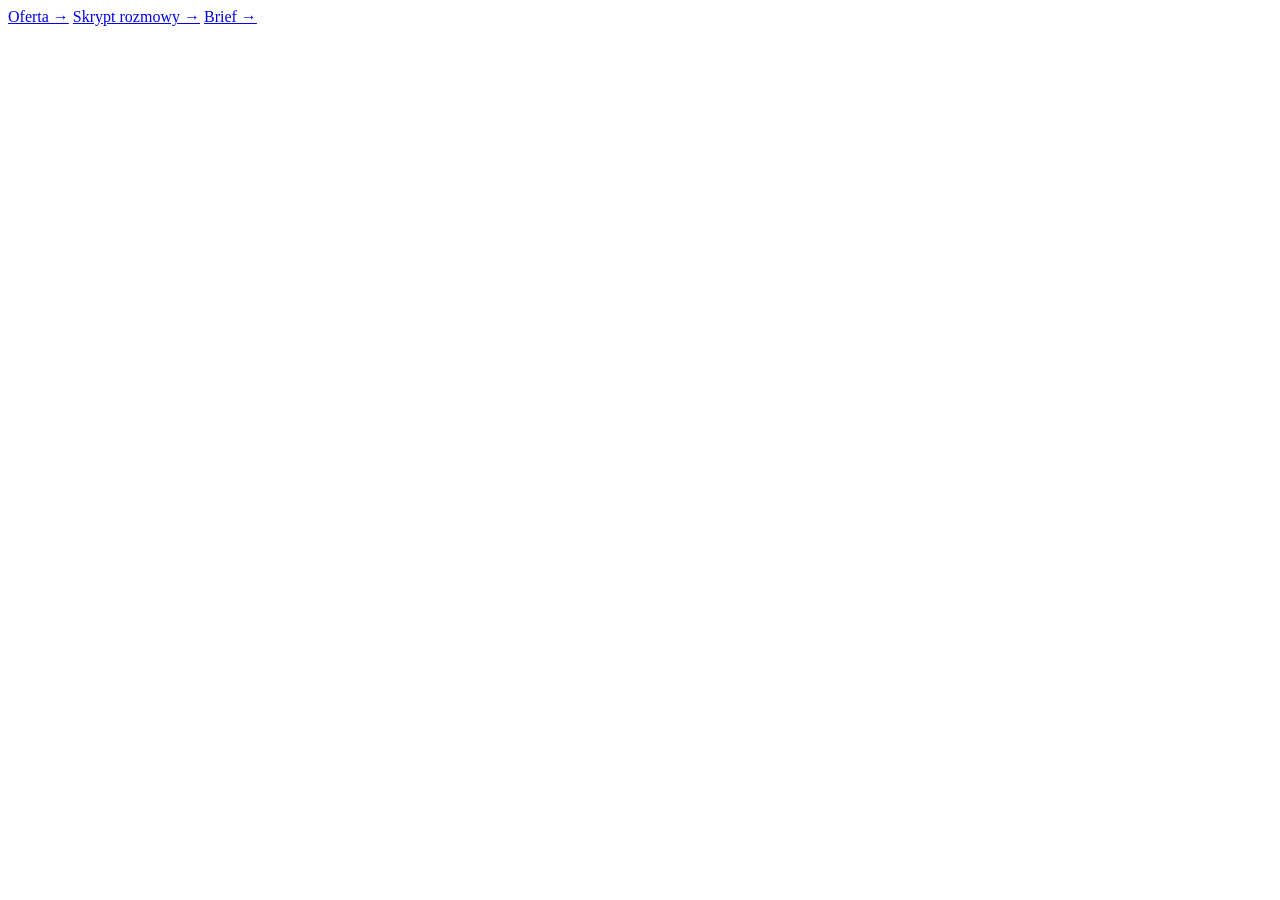
<file: ukryte.html>
<!DOCTYPE html>
<html lang="pl">
<head>
<meta charset="UTF-8">
<meta name="viewport" content="width=device-width, initial-scale=1.0">
<title>Ukryte — deczdev</title>
<link rel="preconnect" href="https://fonts.googleapis.com">
<link rel="preconnect" href="https://fonts.gstatic.com" crossorigin>
<link href="https://fonts.googleapis.com/css2?family=DM+Sans:wght@400;500;600&family=Fraunces:ital,wght@1,600;1,700&display=swap" rel="stylesheet">
<a href="oferta.html">Oferta →</a>
<a href="skrypt.html">Skrypt rozmowy →</a>
<a href="brief.html">Brief →</a>
</body>
</html>
</file>
<file: css/style.css>
*, *::before, *::after { box-sizing: border-box; margin: 0; padding: 0; }

:root {
  --bg: #0e0e0e;
  --surface: #161616;
  --surface2: #1e1e1e;
  --border: rgba(255,255,255,0.08);
  --border2: rgba(255,255,255,0.18);
  --text: #edebe6;
  --muted: #7a7872;
  --accent: #d4f564;
  --accent2: #bde04a;
  --radius: 12px;
  --radius-lg: 18px;
  --font-body: 'DM Sans', sans-serif;
  --font-display: 'Fraunces', serif;
}

html { scroll-behavior: smooth; }

body {
  background: var(--bg);
  color: var(--text);
  font-family: var(--font-body);
  font-size: 16px;
  line-height: 1.65;
  -webkit-font-smoothing: antialiased;
}

/* ── NAV ── */
nav {
  position: fixed;
  top: 0; left: 0; right: 0;
  z-index: 100;
  display: flex;
  align-items: center;
  justify-content: space-between;
  padding: 0 40px;
  height: 60px;
  background: rgba(14,14,14,0.98);
  backdrop-filter: blur(16px);
  border-bottom: 1px solid rgba(255,255,255,0.1);
}

.nav-logo {
  font-family: var(--font-display);
  font-weight: 700;
  font-style: italic;
  font-size: 22px;
  color: #ffffff;
  text-decoration: none;
  letter-spacing: -0.01em;
}
.nav-logo span { color: var(--accent); font-style: normal; }

.nav-links {
  display: flex;
  align-items: center;
  gap: 6px;
  list-style: none;
}

.nav-links a {
  color: rgba(255,255,255,0.55);
  text-decoration: none;
  font-size: 14px;
  font-weight: 500;
  padding: 7px 14px;
  border-radius: 8px;
  transition: color 0.15s, background 0.15s;
  letter-spacing: 0.01em;
}
.nav-links a:hover { color: #fff; background: rgba(255,255,255,0.07); }
.nav-links a.active { color: #fff; }

.nav-sep {
  width: 1px; height: 20px;
  background: rgba(255,255,255,0.12);
  display: inline-block;
  margin: 0 6px;
}

.nav-cta {
  background: var(--accent) !important;
  color: #0a0a0a !important;
  font-weight: 600 !important;
  padding: 8px 18px !important;
  border-radius: 8px;
  font-size: 14px !important;
  text-decoration: none;
  transition: background 0.15s, transform 0.15s;
  letter-spacing: 0.01em;
}
.nav-cta:hover {
  background: var(--accent2) !important;
  transform: translateY(-1px);
  color: #0a0a0a !important;
}

.nav-back {
  font-size: 12px !important;
  font-weight: 400 !important;
  color: rgba(255,255,255,0.28) !important;
  letter-spacing: 0.02em !important;
}
.nav-back:hover { color: rgba(255,255,255,0.5) !important; background: none !important; }

.nav-burger {
  display: none;
  flex-direction: column;
  gap: 5px;
  cursor: pointer;
  padding: 4px;
  background: none;
  border: none;
}
.nav-burger span {
  display: block;
  width: 22px; height: 2px;
  background: var(--text);
  border-radius: 2px;
}

/* ── PAGE HEADER ── */
.page-header {
  padding: 120px 48px 56px;
  max-width: 1100px;
  margin: 0 auto;
  border-bottom: 1px solid var(--border);
}
.page-header .eyebrow {
  display: inline-flex;
  align-items: center;
  gap: 8px;
  font-size: 11px;
  font-weight: 600;
  letter-spacing: 0.12em;
  text-transform: uppercase;
  color: var(--accent);
  margin-bottom: 18px;
}
.page-header .eyebrow::before {
  content: '';
  display: block;
  width: 18px; height: 1px;
  background: var(--accent);
}
.page-header h1 {
  font-family: var(--font-display);
  font-size: clamp(36px, 5vw, 60px);
  font-weight: 700;
  font-style: italic;
  letter-spacing: -0.02em;
  line-height: 1.08;
  margin-bottom: 14px;
  color: #fff;
}
.page-header p {
  font-size: 17px;
  color: var(--muted);
  max-width: 460px;
  line-height: 1.7;
  font-weight: 400;
}

/* ── SECTION ── */
.section {
  padding: 72px 48px;
  max-width: 1100px;
  margin: 0 auto;
}
.section + .section { border-top: 1px solid var(--border); }

.section-label {
  font-size: 11px;
  font-weight: 600;
  letter-spacing: 0.12em;
  text-transform: uppercase;
  color: var(--accent);
  margin-bottom: 14px;
}
.section-title {
  font-family: var(--font-display);
  font-size: clamp(26px, 3.5vw, 40px);
  font-weight: 700;
  font-style: italic;
  letter-spacing: -0.02em;
  line-height: 1.1;
  margin-bottom: 12px;
  color: #fff;
}
.section-sub {
  color: var(--muted);
  font-size: 16px;
  max-width: 500px;
  line-height: 1.7;
  margin-bottom: 48px;
  font-weight: 400;
}

/* ── BUTTONS ── */
.btn-primary {
  display: inline-flex;
  align-items: center;
  gap: 8px;
  background: var(--accent);
  color: #0a0a0a;
  font-weight: 600;
  font-size: 15px;
  padding: 12px 24px;
  border-radius: 9px;
  text-decoration: none;
  border: none;
  cursor: pointer;
  font-family: var(--font-body);
  transition: background 0.15s, transform 0.15s;
}
.btn-primary:hover { background: var(--accent2); transform: translateY(-2px); }

.btn-secondary {
  display: inline-flex;
  align-items: center;
  gap: 8px;
  color: rgba(255,255,255,0.5);
  font-size: 15px;
  text-decoration: none;
  border: 1px solid var(--border2);
  padding: 12px 24px;
  border-radius: 9px;
  transition: color 0.15s, border-color 0.15s;
}
.btn-secondary:hover { color: #fff; border-color: rgba(255,255,255,0.35); }

.btn-outline {
  display: block;
  text-align: center;
  padding: 11px;
  border-radius: 8px;
  font-size: 14px;
  font-weight: 500;
  text-decoration: none;
  border: 1px solid var(--border2);
  color: rgba(255,255,255,0.7);
  transition: border-color 0.15s, color 0.15s;
  font-family: var(--font-body);
}
.btn-outline:hover { border-color: rgba(255,255,255,0.4); color: #fff; }

.btn-solid {
  display: block;
  text-align: center;
  padding: 11px;
  border-radius: 8px;
  font-size: 14px;
  font-weight: 600;
  text-decoration: none;
  background: var(--accent);
  color: #0a0a0a;
  transition: background 0.15s;
  font-family: var(--font-body);
}
.btn-solid:hover { background: var(--accent2); }

/* ── WORK CARDS ── */
.works-grid {
  display: grid;
  grid-template-columns: repeat(auto-fit, minmax(300px, 1fr));
  gap: 16px;
}
.work-card {
  background: var(--surface);
  border: 1px solid var(--border);
  border-radius: var(--radius-lg);
  overflow: hidden;
  transition: border-color 0.2s, transform 0.2s;
  text-decoration: none;
  color: inherit;
  display: block;
}
.work-card:hover { border-color: var(--border2); transform: translateY(-4px); }
.work-card.no-hover { cursor: default; }
.work-card.no-hover:hover { transform: none; border-color: var(--border); }

.work-thumb {
  height: 200px;
  background: var(--surface2);
  display: flex;
  align-items: center;
  justify-content: center;
  border-bottom: 1px solid var(--border);
  font-size: 48px;
  position: relative;
}
.work-tag {
  position: absolute;
  top: 14px; left: 14px;
  background: rgba(212,245,100,0.1);
  color: var(--accent);
  font-size: 10px;
  font-weight: 600;
  letter-spacing: 0.08em;
  text-transform: uppercase;
  padding: 4px 10px;
  border-radius: 6px;
  border: 1px solid rgba(212,245,100,0.18);
}
.work-info { padding: 20px 22px 24px; }
.work-title {
  font-family: var(--font-display);
  font-size: 18px;
  font-weight: 600;
  font-style: italic;
  margin-bottom: 6px;
  color: #fff;
}
.work-desc { font-size: 14px; color: var(--muted); line-height: 1.65; }
.work-link {
  display: inline-flex;
  align-items: center;
  gap: 5px;
  font-size: 13px;
  color: var(--accent);
  margin-top: 14px;
  font-weight: 500;
}
.work-link.dim { color: var(--muted); }

/* ── PACKAGE CARDS ── */
.packages-grid {
  display: grid;
  grid-template-columns: repeat(auto-fit, minmax(220px, 1fr));
  gap: 14px;
  align-items: start;
}
.package-card {
  background: var(--surface);
  border: 1px solid var(--border);
  border-radius: var(--radius-lg);
  padding: 28px 24px;
  position: relative;
  transition: border-color 0.2s;
}
.package-card:hover { border-color: var(--border2); }
.package-card.featured {
  border-color: rgba(212,245,100,0.45);
  background: #141a0c;
}
.featured-badge {
  position: absolute;
  top: -11px; left: 50%;
  transform: translateX(-50%);
  background: var(--accent);
  color: #0a0a0a;
  font-size: 10px;
  font-weight: 700;
  letter-spacing: 0.08em;
  text-transform: uppercase;
  padding: 3px 14px;
  border-radius: 99px;
  white-space: nowrap;
}
.package-name {
  font-size: 10px;
  font-weight: 600;
  letter-spacing: 0.12em;
  text-transform: uppercase;
  color: var(--muted);
  margin-bottom: 10px;
}
.package-price {
  font-family: var(--font-display);
  font-size: 40px;
  font-weight: 700;
  font-style: italic;
  letter-spacing: -0.02em;
  margin-bottom: 4px;
  color: #fff;
  line-height: 1;
}
.package-price span {
  font-size: 16px;
  font-weight: 400;
  font-style: normal;
  color: var(--muted);
  font-family: var(--font-body);
}
.package-desc {
  font-size: 13px;
  color: var(--muted);
  margin-bottom: 18px;
  line-height: 1.65;
  padding-bottom: 18px;
  border-bottom: 1px solid var(--border);
  font-weight: 400;
}
.package-features {
  list-style: none;
  display: flex;
  flex-direction: column;
  gap: 9px;
  margin-bottom: 24px;
}
.package-features li {
  display: flex;
  align-items: flex-start;
  gap: 9px;
  font-size: 13px;
  color: rgba(237,235,230,0.85);
  line-height: 1.5;
}
.package-features li::before {
  content: '✓';
  color: var(--accent);
  font-weight: 700;
  font-size: 11px;
  flex-shrink: 0;
  margin-top: 2px;
}
.package-features li.off { color: var(--muted); }
.package-features li.off::before { content: '–'; color: rgba(255,255,255,0.15); }

/* opieka bar */
.opieka-bar {
  margin-top: 16px;
  background: var(--surface);
  border: 1px solid var(--border);
  border-radius: var(--radius-lg);
  padding: 22px 28px;
  display: flex;
  justify-content: space-between;
  align-items: center;
  flex-wrap: wrap;
  gap: 16px;
}
.opieka-bar .price {
  font-family: var(--font-display);
  font-size: 24px;
  font-weight: 700;
  font-style: italic;
  letter-spacing: -0.02em;
  color: #fff;
}
.opieka-bar .price span {
  font-size: 13px;
  font-weight: 400;
  font-style: normal;
  color: var(--muted);
  font-family: var(--font-body);
}

/* ── PROCESS STEPS ── */
.process-steps {
  display: grid;
  grid-template-columns: repeat(auto-fit, minmax(200px, 1fr));
  gap: 2px;
}
.step {
  background: var(--surface);
  padding: 28px 24px;
  border: 1px solid var(--border);
}
.step:first-child { border-radius: var(--radius-lg) 0 0 var(--radius-lg); }
.step:last-child  { border-radius: 0 var(--radius-lg) var(--radius-lg) 0; }
.step-num {
  font-family: var(--font-display);
  font-size: 40px;
  font-weight: 700;
  font-style: italic;
  color: rgba(255,255,255,0.1);
  letter-spacing: -0.02em;
  margin-bottom: 14px;
  line-height: 1;
}
.step-title {
  font-weight: 600;
  font-size: 15px;
  margin-bottom: 7px;
  color: #fff;
}
.step-desc { font-size: 13px; color: var(--muted); line-height: 1.65; }

/* ── TECH TAGS ── */
.tech-list { display: flex; flex-wrap: wrap; gap: 8px; }
.tech-tag {
  background: var(--surface);
  border: 1px solid var(--border);
  color: var(--muted);
  font-size: 13px;
  padding: 6px 14px;
  border-radius: 7px;
  font-weight: 400;
}

/* ── CONTACT ── */
.contact-wrapper {
  display: grid;
  grid-template-columns: 1fr 1fr;
  gap: 56px;
  align-items: start;
}
.contact-form { display: flex; flex-direction: column; gap: 11px; }
.form-row { display: grid; grid-template-columns: 1fr 1fr; gap: 10px; }
.contact-form input,
.contact-form textarea,
.contact-form select {
  background: var(--surface);
  border: 1px solid var(--border);
  color: var(--text);
  font-family: var(--font-body);
  font-size: 15px;
  padding: 12px 16px;
  border-radius: 9px;
  outline: none;
  transition: border-color 0.15s;
  width: 100%;
  resize: vertical;
  appearance: none;
}
.contact-form input::placeholder,
.contact-form textarea::placeholder { color: rgba(122,120,114,0.6); }
.contact-form input:focus,
.contact-form textarea:focus,
.contact-form select:focus { border-color: rgba(212,245,100,0.4); }
.contact-form select option { background: #1e1e1e; }
.contact-form textarea { min-height: 110px; }

.contact-info { display: flex; flex-direction: column; gap: 20px; }
.contact-item { display: flex; flex-direction: column; gap: 3px; }
.contact-item-label {
  font-size: 10px;
  color: var(--muted);
  font-weight: 600;
  text-transform: uppercase;
  letter-spacing: 0.1em;
}
.contact-item-val { font-size: 15px; color: var(--text); }
.contact-item-val a { color: var(--accent); text-decoration: none; }

/* ── STATS BAR ── */
.stats-bar {
  display: flex;
  gap: 48px;
  flex-wrap: wrap;
  padding: 36px 0;
  border-top: 1px solid var(--border);
  border-bottom: 1px solid var(--border);
  margin-bottom: 52px;
}
.stat-num {
  font-family: var(--font-display);
  font-size: 34px;
  font-weight: 700;
  font-style: italic;
  letter-spacing: -0.02em;
  color: #fff;
}
.stat-num span { color: var(--accent); font-style: normal; }
.stat-label { font-size: 13px; color: var(--muted); margin-top: 2px; }

/* ── DIVIDER ── */
.divider {
  border: none;
  border-top: 1px solid var(--border);
  margin: 0 48px;
}

/* ── FOOTER ── */
footer {
  border-top: 1px solid var(--border);
  padding: 32px 48px;
  max-width: 1100px;
  margin: 0 auto;
  display: flex;
  justify-content: space-between;
  align-items: center;
  flex-wrap: wrap;
  gap: 14px;
}
.footer-logo {
  font-family: var(--font-display);
  font-weight: 700;
  font-style: italic;
  font-size: 17px;
  color: #fff;
  text-decoration: none;
}
.footer-logo span { color: var(--accent); font-style: normal; }
footer p { font-size: 13px; color: var(--muted); }
.footer-links { display: flex; gap: 20px; }
.footer-links a { font-size: 13px; color: var(--muted); text-decoration: none; transition: color 0.15s; }
.footer-links a:hover { color: #fff; }

/* ── CTA BANNER ── */
.cta-banner {
  background: var(--surface);
  border: 1px solid var(--border);
  border-radius: var(--radius-lg);
  padding: 48px 44px;
  display: flex;
  justify-content: space-between;
  align-items: center;
  gap: 28px;
  flex-wrap: wrap;
}
.cta-banner h2 {
  font-family: var(--font-display);
  font-size: clamp(20px, 2.8vw, 32px);
  font-weight: 700;
  font-style: italic;
  letter-spacing: -0.02em;
  color: #fff;
}
.cta-banner p { font-size: 14px; color: var(--muted); margin-top: 5px; }

/* ── RESPONSIVE ── */
@media (max-width: 768px) {
  nav { padding: 0 20px; }
  .nav-links { display: none; }
  .nav-links.open {
    display: flex;
    flex-direction: column;
    position: fixed;
    top: 60px; left: 0; right: 0;
    background: #0e0e0e;
    border-bottom: 1px solid var(--border);
    padding: 20px;
    gap: 4px;
    z-index: 99;
  }
  .nav-burger { display: flex; }
  .page-header { padding: 96px 20px 44px; }
  .section { padding: 56px 20px; }
  .divider { margin: 0 20px; }
  .contact-wrapper { grid-template-columns: 1fr; gap: 32px; }
  .form-row { grid-template-columns: 1fr; }
  .step:first-child { border-radius: var(--radius-lg) var(--radius-lg) 0 0; }
  .step:last-child  { border-radius: 0 0 var(--radius-lg) var(--radius-lg); }
  .process-steps { grid-template-columns: 1fr; }
  footer { padding: 24px 20px; flex-direction: column; align-items: flex-start; }
  .cta-banner { padding: 32px 22px; flex-direction: column; align-items: flex-start; }
  .stats-bar { gap: 24px; }
}

@media (prefers-reduced-motion: reduce) {
  * { transition: none !important; animation: none !important; }
}
</file>
